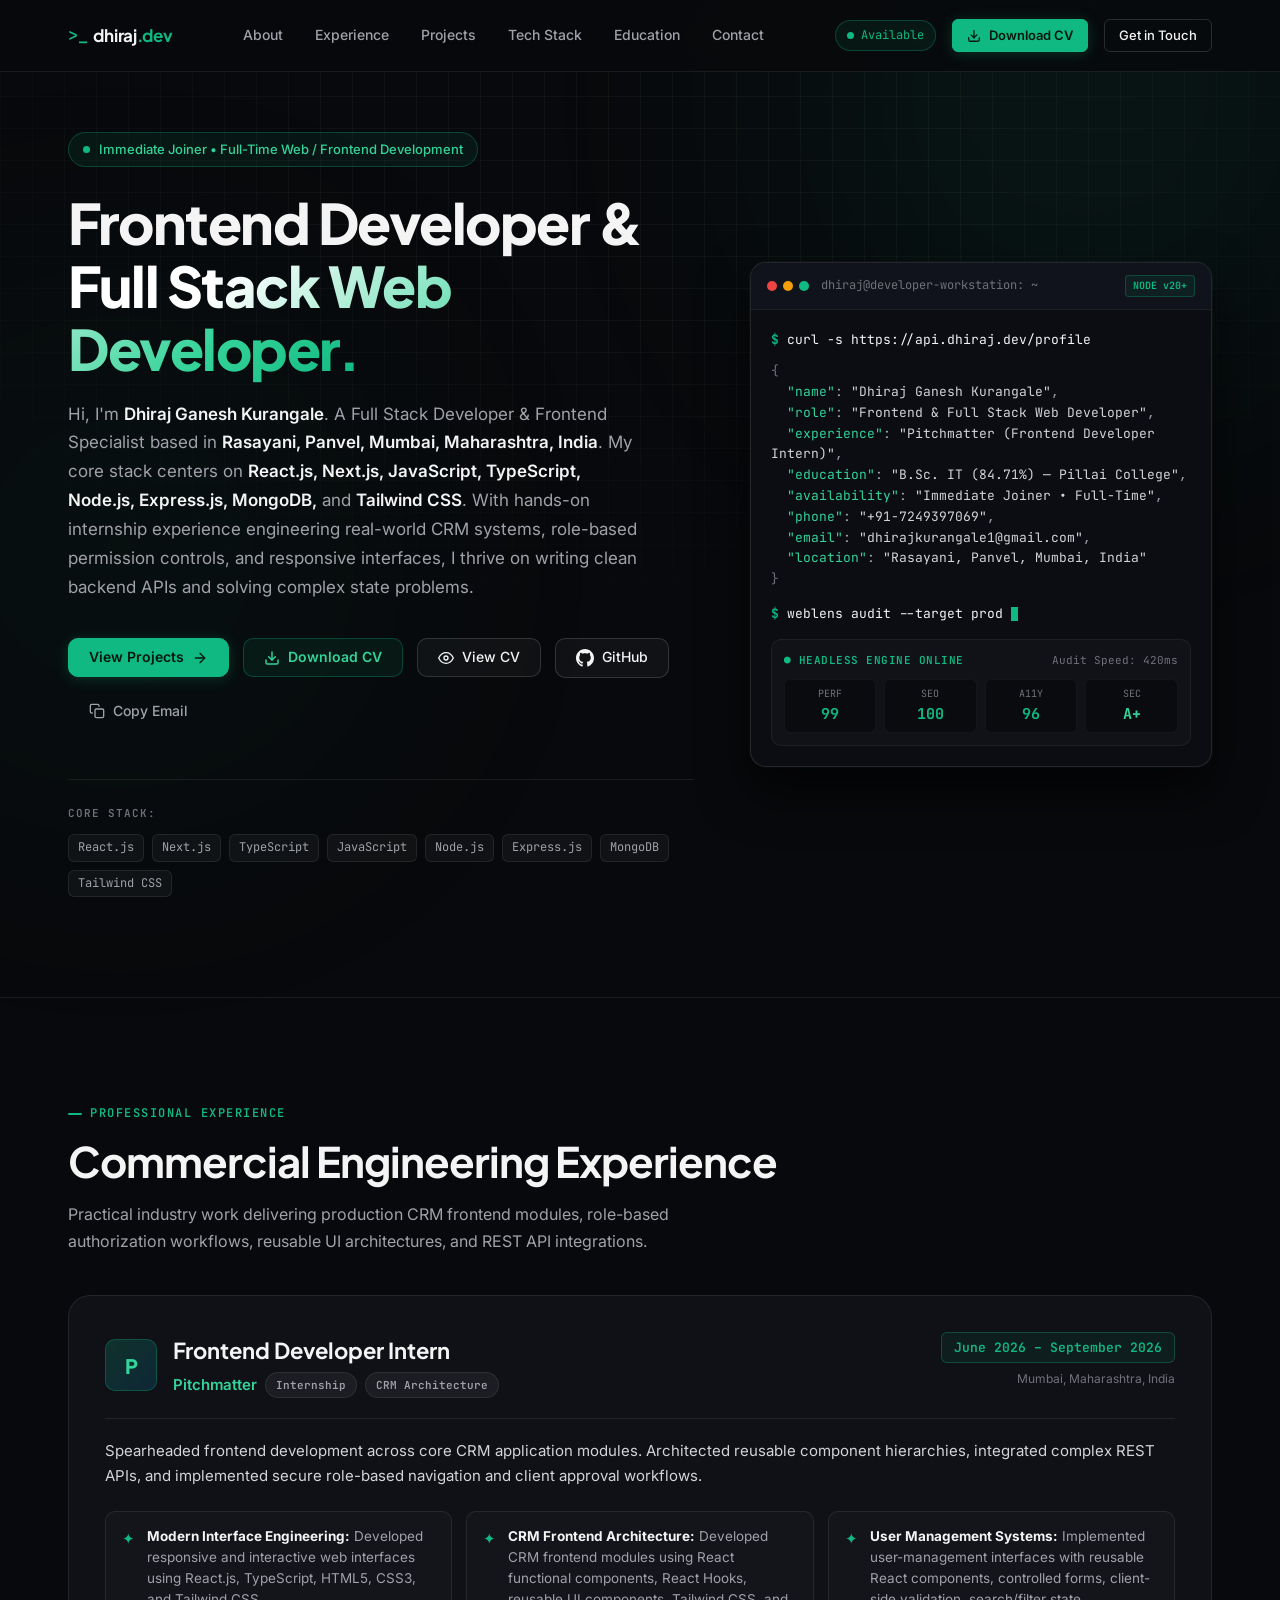
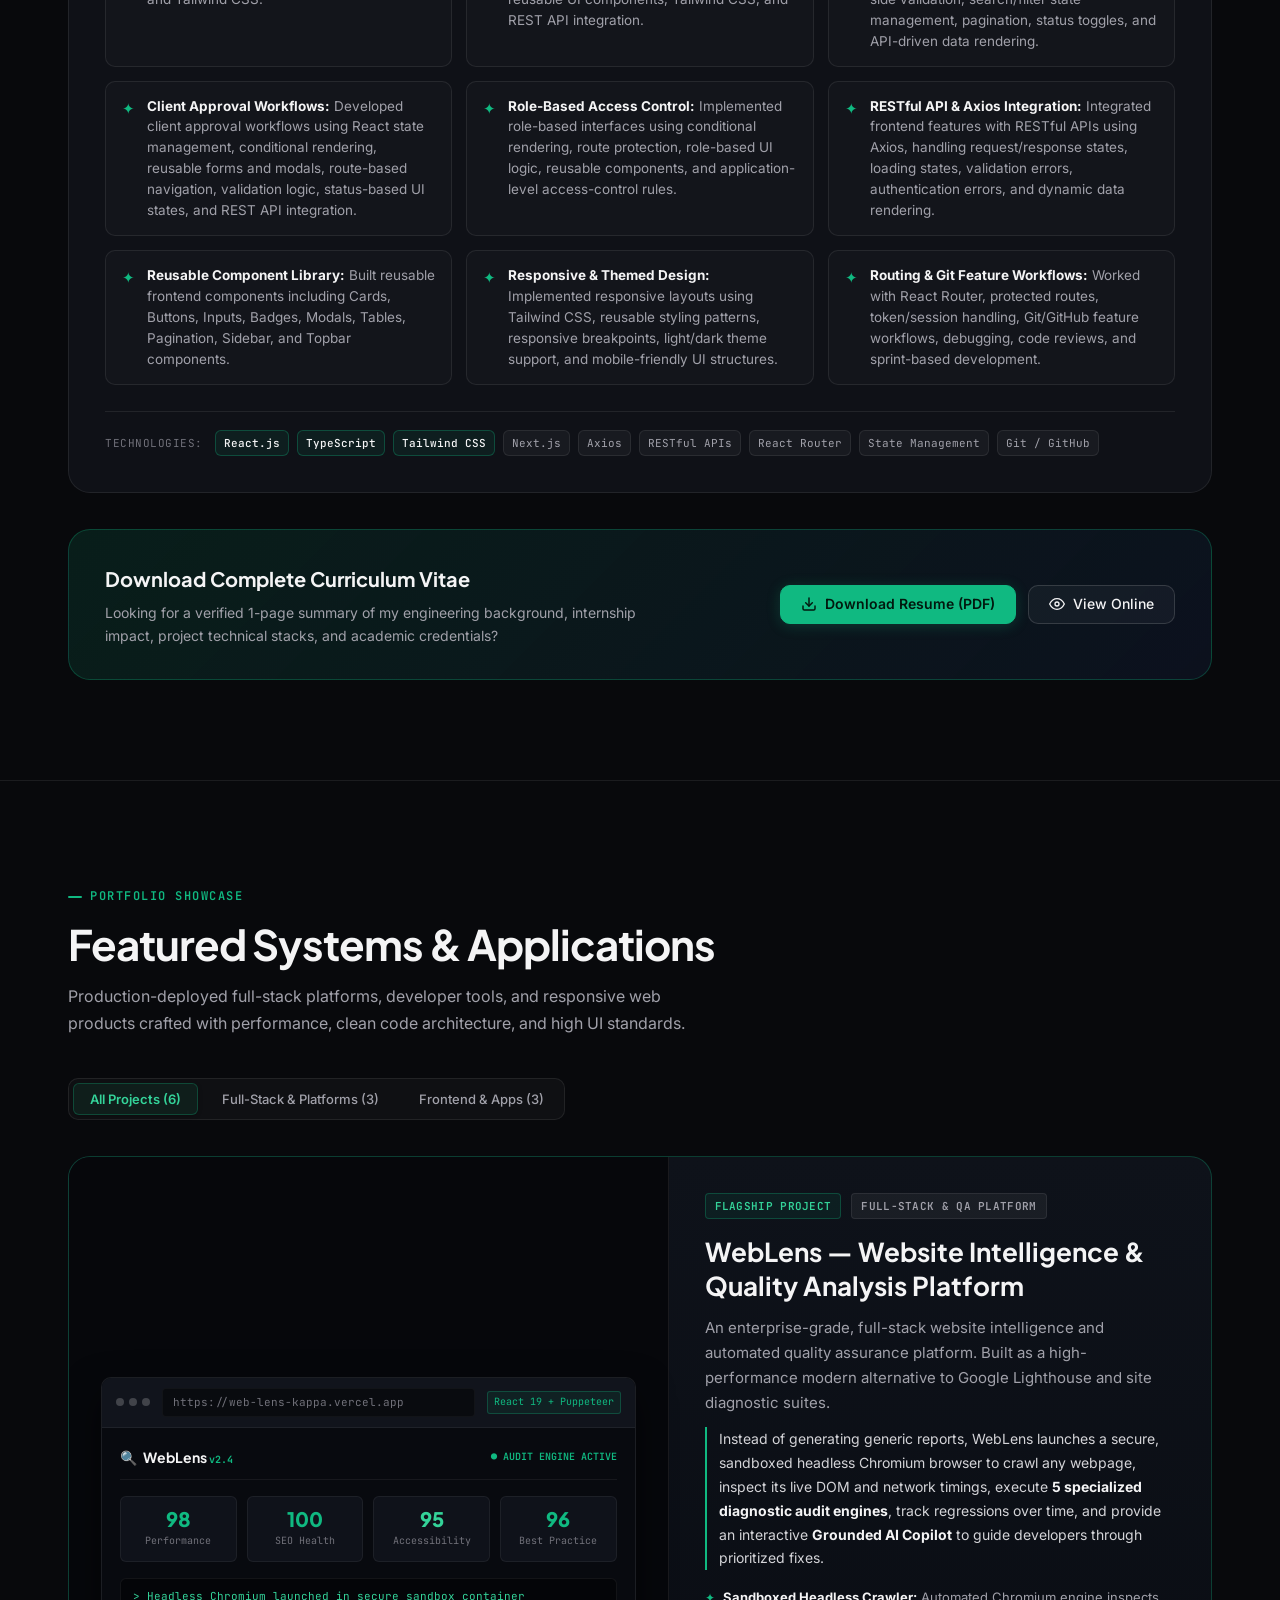
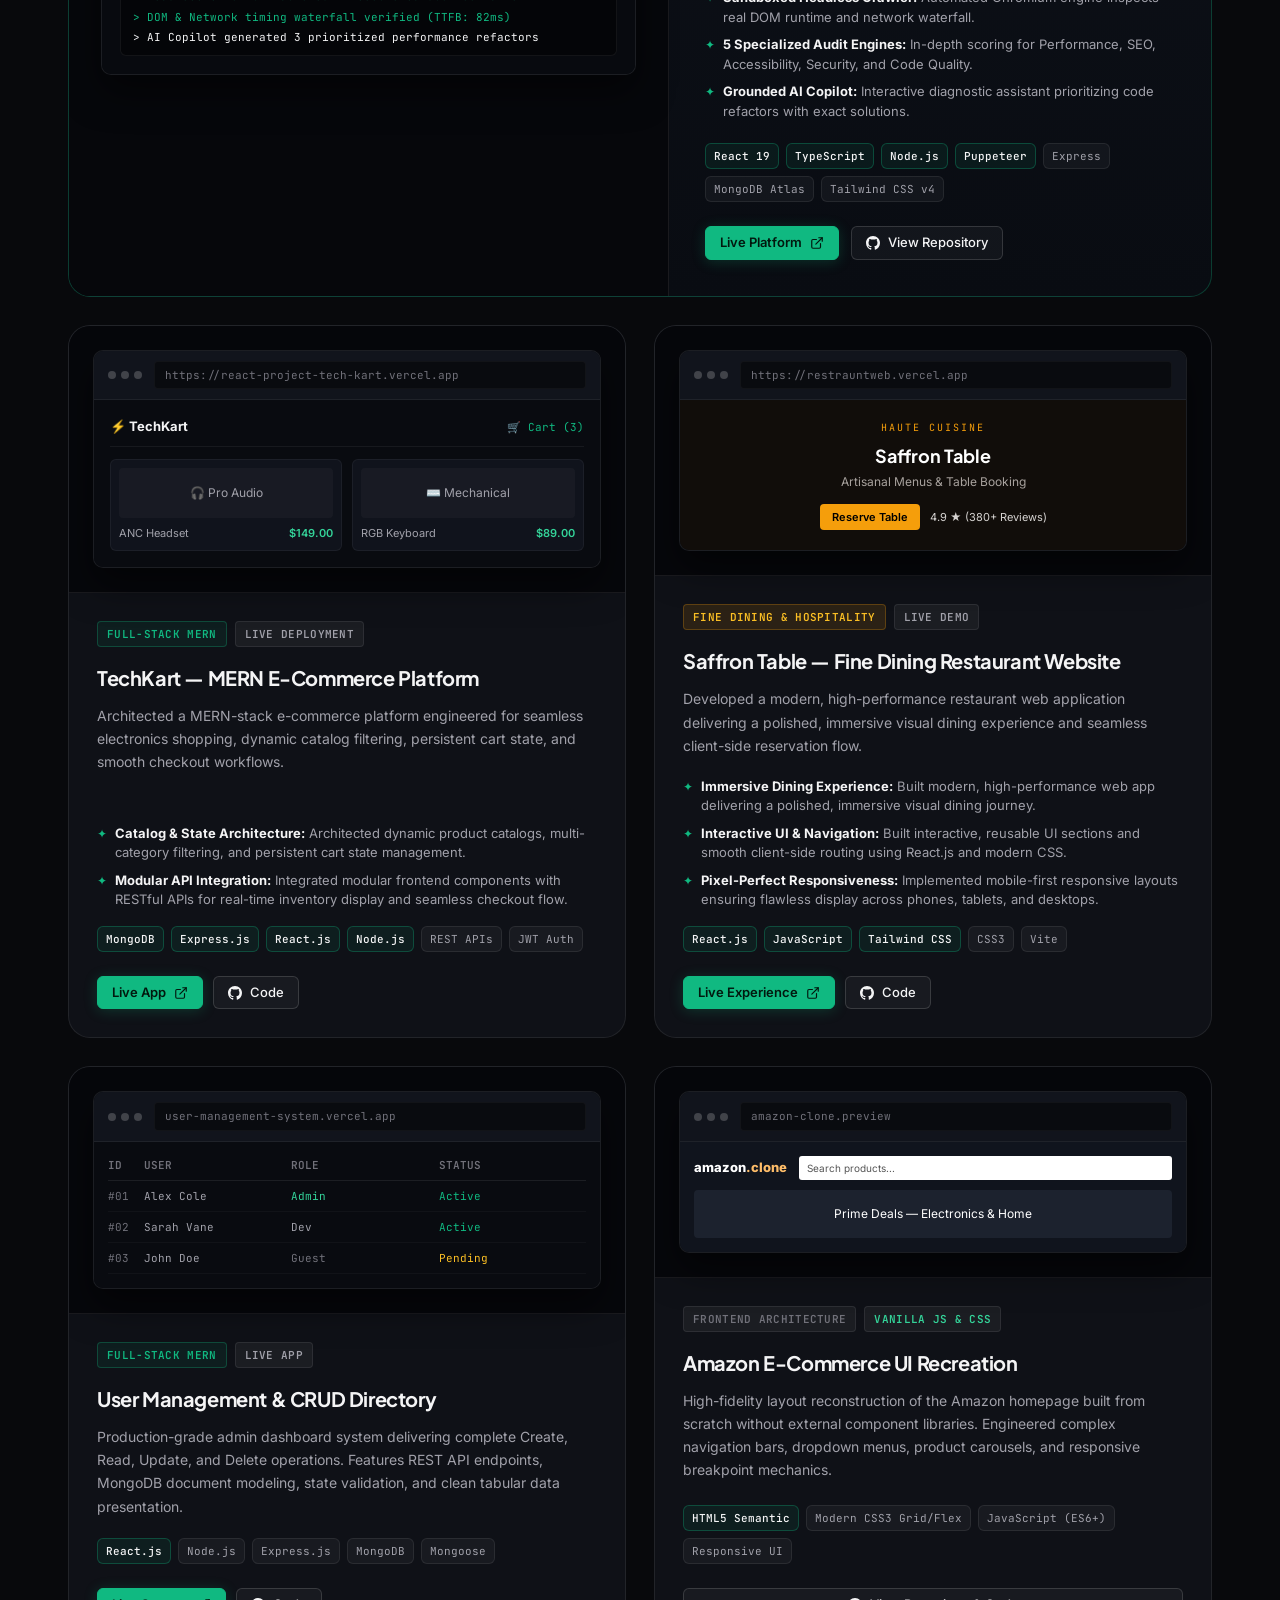
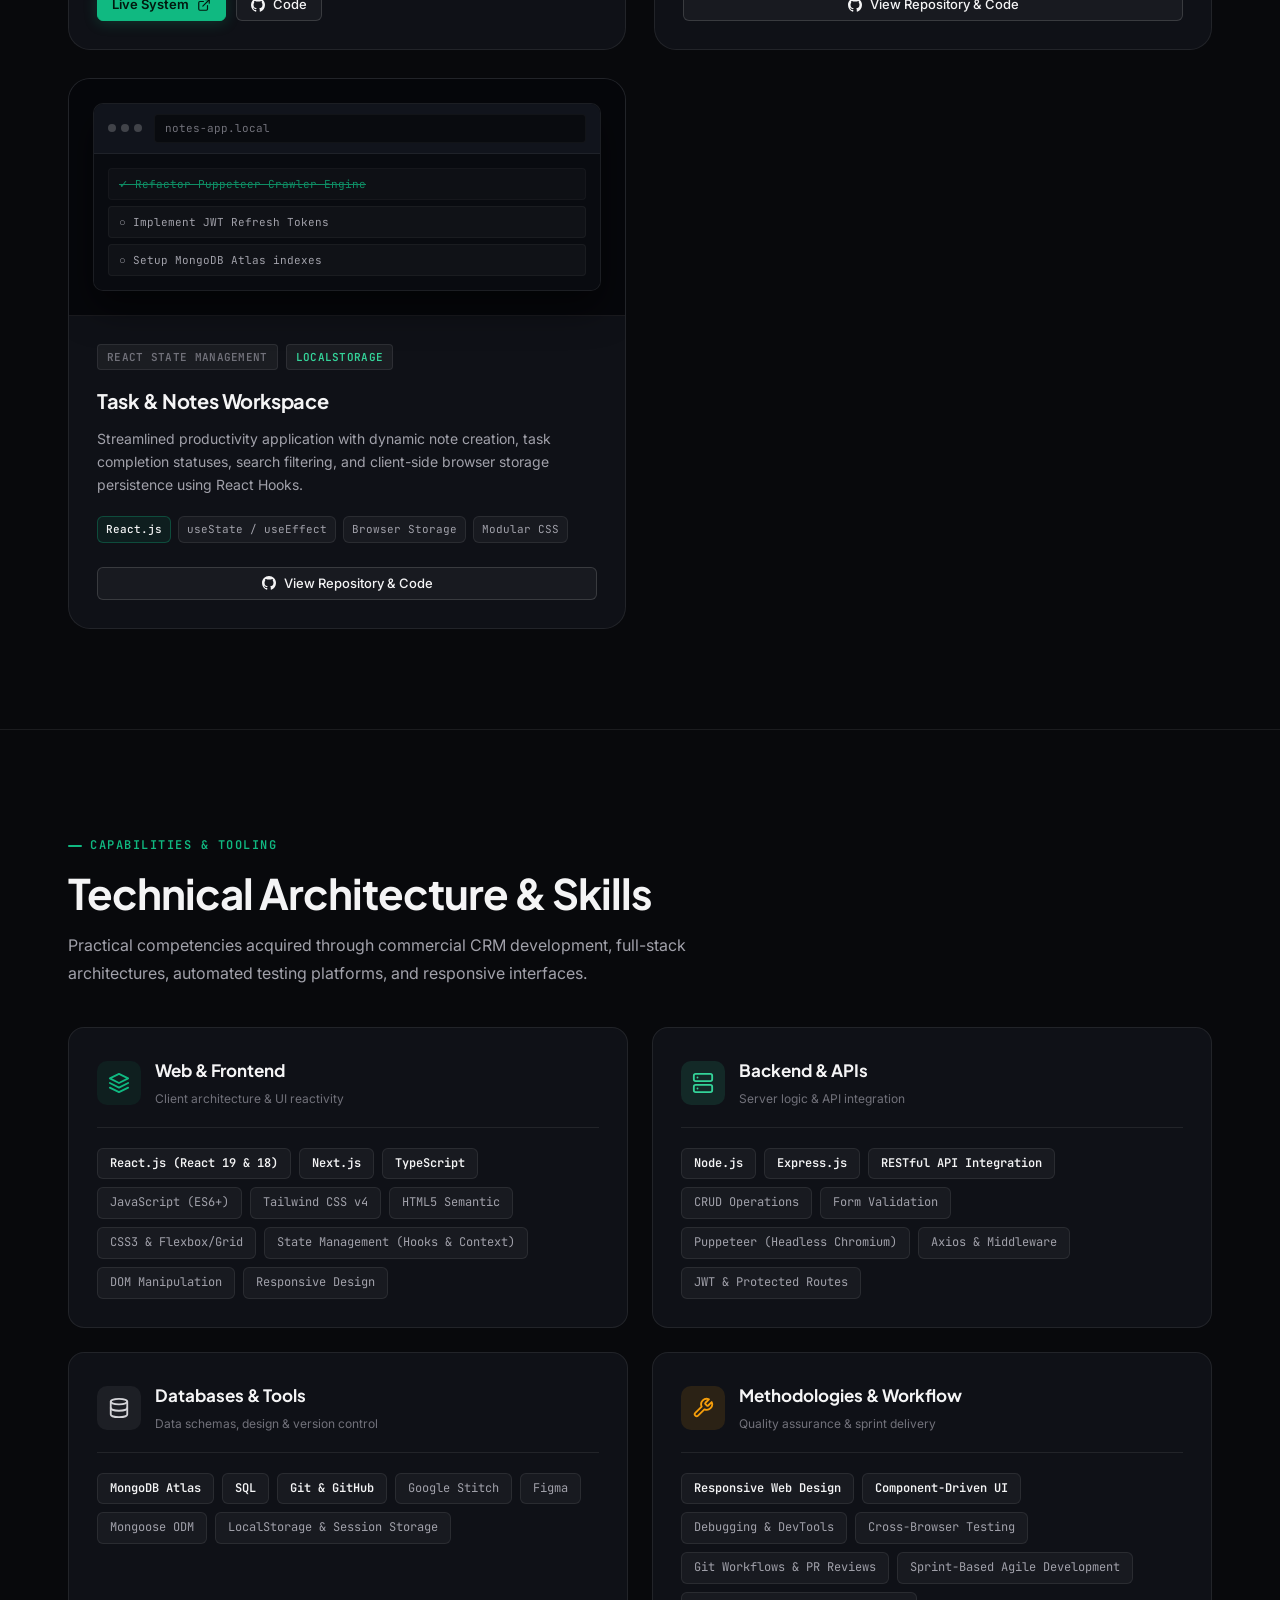
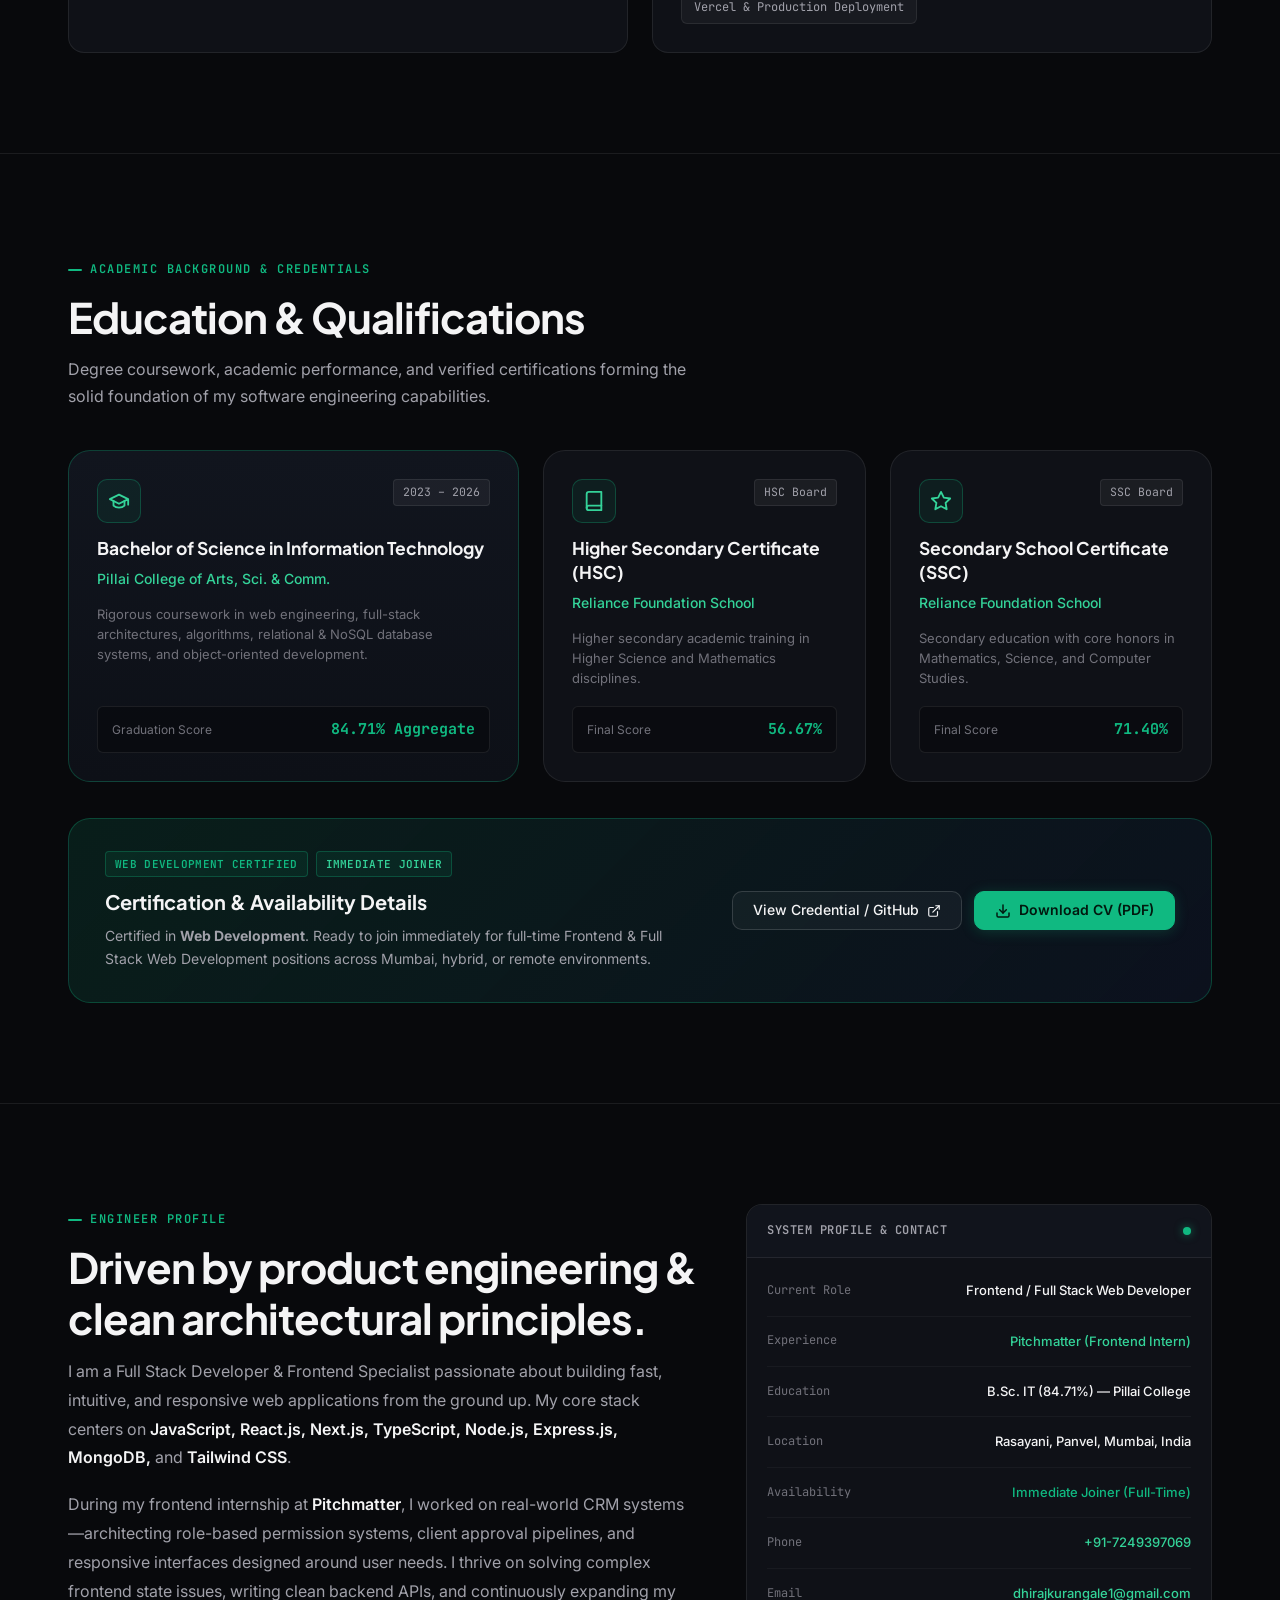
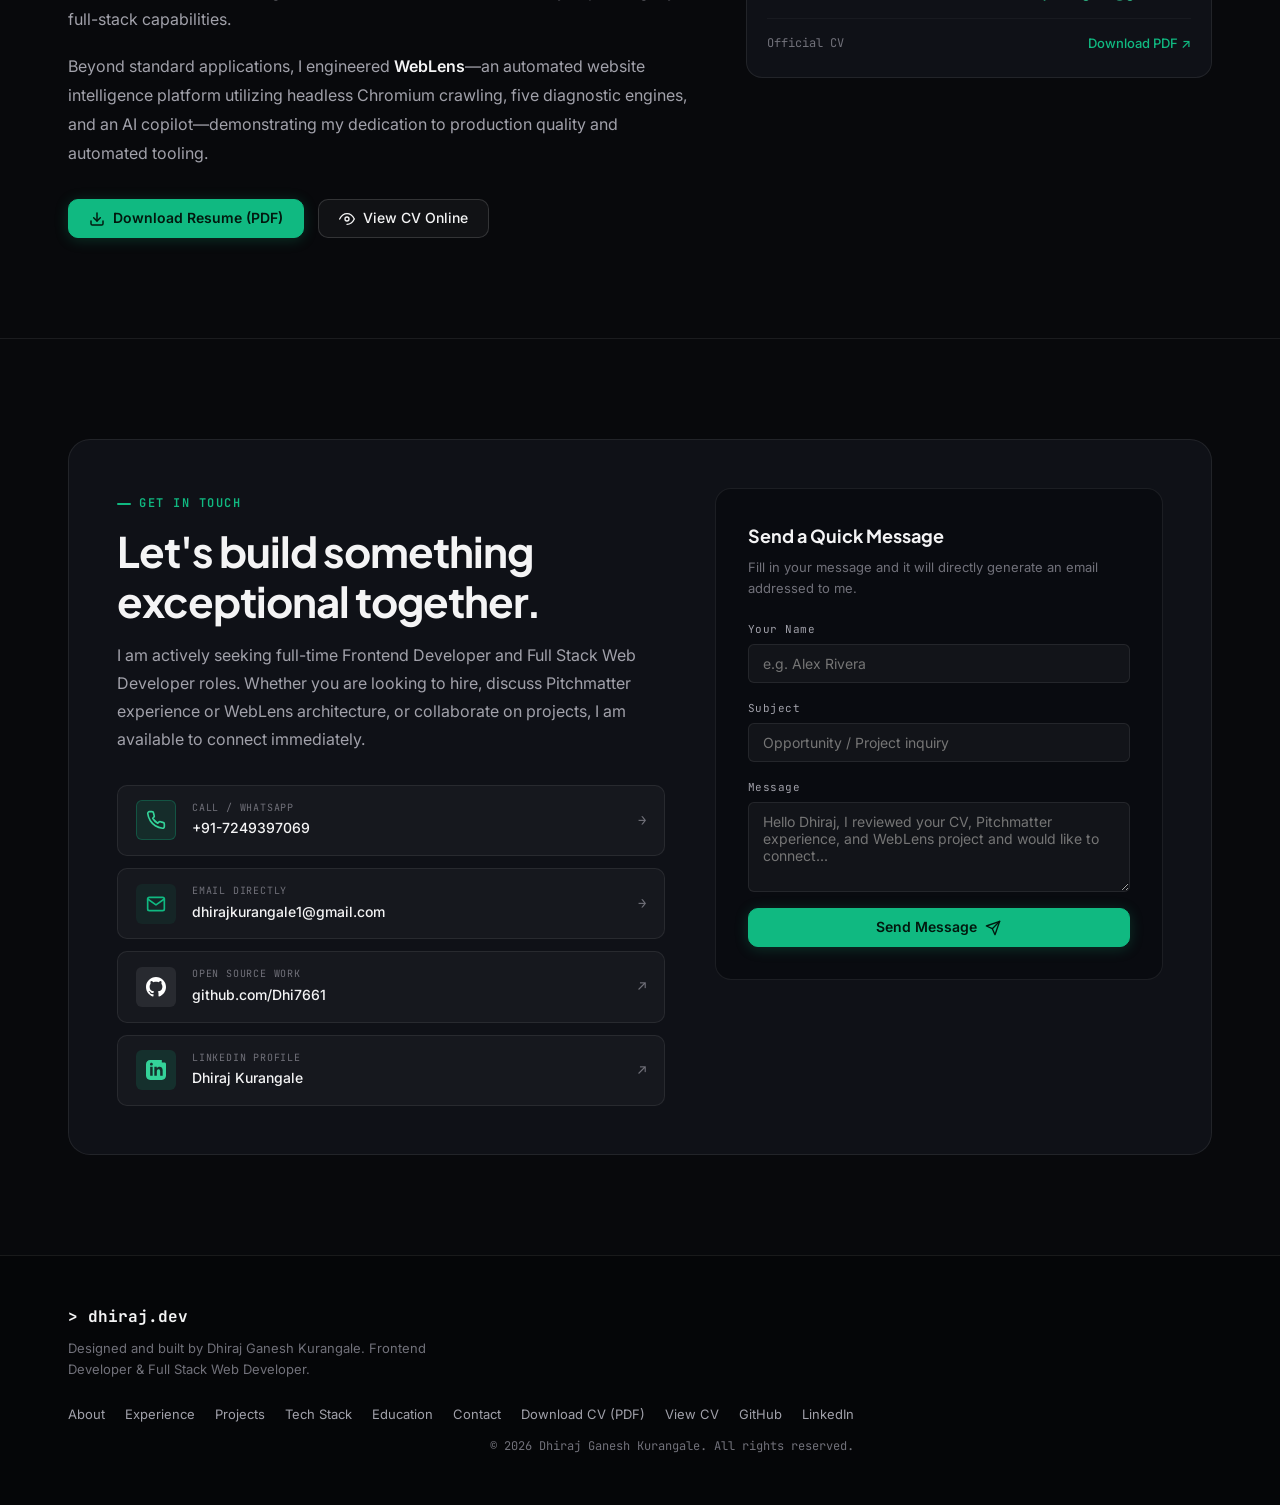
<file: index.html>
<!DOCTYPE html>
<html lang="en">
<head>
  <meta charset="UTF-8" />
  <meta name="viewport" content="width=device-width, initial-scale=1.0" />
  <title>Dhiraj Kurangale — Full-Stack Engineer &amp; Frontend Specialist</title>
  <meta name="description" content="Portfolio of Dhiraj Kurangale — Full-Stack Engineer specializing in React 19, TypeScript, Node.js, Express, Puppeteer, and MERN stack systems. Creator of WebLens and TechKart." />
  <meta name="keywords" content="Dhiraj Kurangale, Full-Stack Developer, Frontend Developer, WebLens, TechKart, React 19, TypeScript, Node.js, MERN Stack, Software Engineer" />
  <meta name="author" content="Dhiraj Kurangale" />

  <!-- Open Graph / Meta -->
  <meta property="og:type" content="website" />
  <meta property="og:title" content="Dhiraj Kurangale — Full-Stack Engineer" />
  <meta property="og:description" content="Building production-grade web platforms, automated developer tooling, and modern full-stack architectures." />
  <meta property="og:url" content="https://github.com/Dhi7661/Portfolio" />

  <!-- Fonts -->
  <link rel="preconnect" href="https://fonts.googleapis.com" />
  <link rel="preconnect" href="https://fonts.gstatic.com" crossorigin />
  <link href="https://fonts.googleapis.com/css2?family=Inter:wght@300;400;500;600;700&family=JetBrains+Mono:wght@400;500;600&family=Plus+Jakarta+Sans:wght@500;600;700;800&display=swap" rel="stylesheet" />

  <!-- Stylesheet -->
  <link rel="stylesheet" href="styles.css" />
</head>
<body>

  <!-- Background Canvas Grid -->
  <div class="tech-grid-bg" aria-hidden="true"></div>
  <div class="glow-radial glow-emerald" aria-hidden="true"></div>
  <div class="glow-radial glow-emerald-secondary" aria-hidden="true"></div>

  <!-- Header / Navigation -->
  <header class="site-header" id="site-header">
    <div class="nav-container">
      <a href="#hero" class="brand-logo" aria-label="Dhiraj Kurangale Home">
        <span class="logo-terminal-symbol">&gt;_</span>
        <span class="logo-name">dhiraj<span class="logo-dot">.dev</span></span>
      </a>

      <!-- Desktop Nav -->
      <nav class="desktop-nav" aria-label="Main Navigation">
        <ul class="nav-menu">
          <li><a href="#about" class="nav-item">About</a></li>
          <li><a href="#experience" class="nav-item">Experience</a></li>
          <li><a href="#projects" class="nav-item">Projects</a></li>
          <li><a href="#skills" class="nav-item">Tech Stack</a></li>
          <li><a href="#education" class="nav-item">Education</a></li>
          <li><a href="#contact" class="nav-item">Contact</a></li>
        </ul>
      </nav>

      <!-- Nav CTA & Status -->
      <div class="nav-actions">
        <div class="status-indicator-mini" title="Available for hire">
          <span class="pulse-dot"></span>
          <span class="status-text">Available</span>
        </div>
        <a href="Dhiraj_Kurangale_Resume.pdf" download="Dhiraj_Kurangale_Resume.pdf" class="btn btn-primary btn-sm download-cv-btn" title="Download Dhiraj's Resume (PDF)">
          <svg width="14" height="14" viewBox="0 0 24 24" fill="none" stroke="currentColor" stroke-width="2.2" stroke-linecap="round" stroke-linejoin="round">
            <path d="M21 15v4a2 2 0 0 1-2 2H5a2 2 0 0 1-2-2v-4"></path>
            <polyline points="7 10 12 15 17 10"></polyline>
            <line x1="12" y1="15" x2="12" y2="3"></line>
          </svg>
          <span>Download CV</span>
        </a>
        <a href="#contact" class="btn btn-outline btn-sm">Get in Touch</a>
        <button class="mobile-toggle" id="mobileToggle" aria-label="Toggle navigation menu" aria-expanded="false">
          <svg class="menu-icon" width="22" height="22" viewBox="0 0 24 24" fill="none" stroke="currentColor" stroke-width="2" stroke-linecap="round" stroke-linejoin="round">
            <line x1="3" y1="12" x2="21" y2="12"></line>
            <line x1="3" y1="6" x2="21" y2="6"></line>
            <line x1="3" y1="18" x2="21" y2="18"></line>
          </svg>
          <svg class="close-icon" width="22" height="22" viewBox="0 0 24 24" fill="none" stroke="currentColor" stroke-width="2" stroke-linecap="round" stroke-linejoin="round">
            <line x1="18" y1="6" x2="6" y2="18"></line>
            <line x1="6" y1="6" x2="18" y2="18"></line>
          </svg>
        </button>
      </div>
    </div>

    <!-- Mobile Navigation Drawer -->
    <div class="mobile-drawer" id="mobileDrawer">
      <ul class="mobile-nav-links">
        <li><a href="#about" class="mobile-nav-item">About</a></li>
        <li><a href="#experience" class="mobile-nav-item">Experience</a></li>
        <li><a href="#projects" class="mobile-nav-item">Projects</a></li>
        <li><a href="#skills" class="mobile-nav-item">Tech Stack</a></li>
        <li><a href="#education" class="mobile-nav-item">Education</a></li>
        <li><a href="#contact" class="mobile-nav-item">Contact</a></li>
        <li>
          <a href="Dhiraj_Kurangale_Resume.pdf" download="Dhiraj_Kurangale_Resume.pdf" class="btn btn-primary w-full download-cv-btn">
            <svg width="15" height="15" viewBox="0 0 24 24" fill="none" stroke="currentColor" stroke-width="2.2" stroke-linecap="round" stroke-linejoin="round">
              <path d="M21 15v4a2 2 0 0 1-2 2H5a2 2 0 0 1-2-2v-4"></path>
              <polyline points="7 10 12 15 17 10"></polyline>
              <line x1="12" y1="15" x2="12" y2="3"></line>
            </svg>
            <span>Download Resume (PDF)</span>
          </a>
        </li>
        <li><button class="btn btn-secondary w-full preview-cv-btn" id="mobilePreviewCvBtn">View CV in Browser</button></li>
        <li><a href="mailto:dhirajkurangale1@gmail.com" class="btn btn-outline w-full">dhirajkurangale1@gmail.com</a></li>
      </ul>
    </div>
  </header>

  <main>
    <!-- HERO SECTION -->
    <section id="hero" class="hero-section">
      <div class="section-container hero-layout">
        <div class="hero-content">
          <div class="status-badge fade-in">
            <span class="pulse-dot"></span>
            <span class="badge-text">Immediate Joiner • Full-Time Web / Frontend Development</span>
          </div>

          <h1 class="hero-title fade-in">
            Frontend Developer &amp; <span class="text-gradient">Full Stack Web Developer.</span>
          </h1>

          <p class="hero-bio fade-in">
            Hi, I'm <strong>Dhiraj Ganesh Kurangale</strong>. A Full Stack Developer &amp; Frontend Specialist based in <strong>Rasayani, Panvel, Mumbai, Maharashtra, India</strong>. My core stack centers on <strong>React.js, Next.js, JavaScript, TypeScript, Node.js, Express.js, MongoDB,</strong> and <strong>Tailwind CSS</strong>. With hands-on internship experience engineering real-world CRM systems, role-based permission controls, and responsive interfaces, I thrive on writing clean backend APIs and solving complex state problems.
          </p>

          <div class="hero-actions fade-in">
            <a href="#projects" class="btn btn-primary">
              <span>View Projects</span>
              <svg width="16" height="16" viewBox="0 0 24 24" fill="none" stroke="currentColor" stroke-width="2" stroke-linecap="round" stroke-linejoin="round">
                <line x1="5" y1="12" x2="19" y2="12"></line>
                <polyline points="12 5 19 12 12 19"></polyline>
              </svg>
            </a>
            <a href="Dhiraj_Kurangale_Resume.pdf" download="Dhiraj_Kurangale_Resume.pdf" class="btn btn-emerald-outline download-cv-btn" id="heroDownloadCvBtn" title="Download Official Resume (PDF)">
              <svg width="16" height="16" viewBox="0 0 24 24" fill="none" stroke="currentColor" stroke-width="2.2" stroke-linecap="round" stroke-linejoin="round">
                <path d="M21 15v4a2 2 0 0 1-2 2H5a2 2 0 0 1-2-2v-4"></path>
                <polyline points="7 10 12 15 17 10"></polyline>
                <line x1="12" y1="15" x2="12" y2="3"></line>
              </svg>
              <span>Download CV</span>
            </a>
            <button class="btn btn-secondary preview-cv-btn" id="heroPreviewCvBtn" title="Preview Resume in Modal">
              <svg width="16" height="16" viewBox="0 0 24 24" fill="none" stroke="currentColor" stroke-width="2" stroke-linecap="round" stroke-linejoin="round">
                <path d="M1 12s4-8 11-8 11 8 11 8-4 8-11 8-11-8-11-8z"></path>
                <circle cx="12" cy="12" r="3"></circle>
              </svg>
              <span>View CV</span>
            </button>
            <a href="https://github.com/Dhi7661" target="_blank" rel="noopener noreferrer" class="btn btn-secondary">
              <svg width="18" height="18" viewBox="0 0 24 24" fill="currentColor">
                <path d="M12 0c-6.626 0-12 5.373-12 12 0 5.302 3.438 9.8 8.207 11.387.599.111.793-.261.793-.577v-2.234c-3.338.726-4.033-1.416-4.033-1.416-.546-1.387-1.333-1.756-1.333-1.756-1.089-.745.083-.729.083-.729 1.205.084 1.839 1.237 1.839 1.237 1.07 1.834 2.807 1.304 3.492.997.107-.775.418-1.305.762-1.604-2.665-.305-5.467-1.334-5.467-5.931 0-1.311.469-2.381 1.236-3.221-.124-.303-.535-1.524.117-3.176 0 0 1.008-.322 3.301 1.23.957-.266 1.983-.399 3.003-.404 1.02.005 2.047.138 3.006.404 2.291-1.552 3.297-1.23 3.297-1.23.653 1.653.242 2.874.118 3.176.77.84 1.235 1.911 1.235 3.221 0 4.609-2.807 5.624-5.479 5.921.43.372.823 1.102.823 2.222v3.293c0 .319.192.694.801.576 4.765-1.589 8.199-6.086 8.199-11.386 0-6.627-5.373-12-12-12z"/>
              </svg>
              <span>GitHub</span>
            </a>
            <button class="btn btn-ghost copy-email-btn" data-email="dhirajkurangale1@gmail.com" aria-label="Copy email address to clipboard">
              <svg class="copy-icon" width="16" height="16" viewBox="0 0 24 24" fill="none" stroke="currentColor" stroke-width="2" stroke-linecap="round" stroke-linejoin="round">
                <rect x="9" y="9" width="13" height="13" rx="2" ry="2"></rect>
                <path d="M5 15H4a2 2 0 0 1-2-2V4a2 2 0 0 1 2-2h9a2 2 0 0 1 2 2v1"></path>
              </svg>
              <span class="btn-copy-label">Copy Email</span>
            </button>
          </div>

          <div class="hero-tech-strip fade-in">
            <span class="strip-label">CORE STACK:</span>
            <div class="strip-tags">
              <span class="strip-tag">React.js</span>
              <span class="strip-tag">Next.js</span>
              <span class="strip-tag">TypeScript</span>
              <span class="strip-tag">JavaScript</span>
              <span class="strip-tag">Node.js</span>
              <span class="strip-tag">Express.js</span>
              <span class="strip-tag">MongoDB</span>
              <span class="strip-tag">Tailwind CSS</span>
            </div>
          </div>
        </div>

        <!-- Hero Terminal Card -->
        <div class="hero-terminal fade-in">
          <div class="terminal-window">
            <div class="terminal-bar">
              <div class="terminal-dots">
                <span class="t-dot t-red"></span>
                <span class="t-dot t-yellow"></span>
                <span class="t-dot t-green"></span>
              </div>
              <div class="terminal-title">dhiraj@developer-workstation: ~</div>
              <div class="terminal-badge">NODE v20+</div>
            </div>
            <div class="terminal-body font-mono">
              <div class="term-line">
                <span class="term-prompt">$</span>
                <span class="term-cmd">curl -s https://api.dhiraj.dev/profile</span>
              </div>
              <div class="term-output">
                <span class="json-brace">{</span><br/>
                &nbsp;&nbsp;<span class="json-key">"name"</span>: <span class="json-str">"Dhiraj Ganesh Kurangale"</span>,<br/>
                &nbsp;&nbsp;<span class="json-key">"role"</span>: <span class="json-str">"Frontend &amp; Full Stack Web Developer"</span>,<br/>
                &nbsp;&nbsp;<span class="json-key">"experience"</span>: <span class="json-str">"Pitchmatter (Frontend Developer Intern)"</span>,<br/>
                &nbsp;&nbsp;<span class="json-key">"education"</span>: <span class="json-str">"B.Sc. IT (84.71%) — Pillai College"</span>,<br/>
                &nbsp;&nbsp;<span class="json-key">"availability"</span>: <span class="json-str">"Immediate Joiner • Full-Time"</span>,<br/>
                &nbsp;&nbsp;<span class="json-key">"phone"</span>: <span class="json-str">"+91-7249397069"</span>,<br/>
                &nbsp;&nbsp;<span class="json-key">"email"</span>: <span class="json-str">"dhirajkurangale1@gmail.com"</span>,<br/>
                &nbsp;&nbsp;<span class="json-key">"location"</span>: <span class="json-str">"Rasayani, Panvel, Mumbai, India"</span><br/>
                <span class="json-brace">}</span>
              </div>
              <div class="term-line mt-2">
                <span class="term-prompt">$</span>
                <span class="term-cmd">weblens audit --target prod</span>
                <span class="term-cursor"></span>
              </div>
              <div class="term-status-box">
                <div class="ts-row">
                  <span class="ts-pill ts-success">● HEADLESS ENGINE ONLINE</span>
                  <span class="ts-time">Audit Speed: 420ms</span>
                </div>
                <div class="ts-metrics">
                  <div class="ts-metric"><span>PERF</span><strong class="text-emerald">99</strong></div>
                  <div class="ts-metric"><span>SEO</span><strong class="text-emerald">100</strong></div>
                  <div class="ts-metric"><span>A11Y</span><strong class="text-emerald">96</strong></div>
                  <div class="ts-metric"><span>SEC</span><strong class="text-cyan">A+</strong></div>
                </div>
              </div>
            </div>
          </div>
        </div>
      </div>
    </section>

    <!-- PROFESSIONAL EXPERIENCE SECTION -->
    <section id="experience" class="experience-section">
      <div class="section-container">
        <div class="section-header">
          <div class="section-eyebrow">
            <span class="eyebrow-dash"></span>
            <span>PROFESSIONAL EXPERIENCE</span>
          </div>
          <h2 class="section-heading">Commercial Engineering Experience</h2>
          <p class="section-subheading">
            Practical industry work delivering production CRM frontend modules, role-based authorization workflows, reusable UI architectures, and REST API integrations.
          </p>
        </div>

        <div class="experience-card">
          <div class="exp-card-header">
            <div class="exp-company-block">
              <div class="exp-company-icon">P</div>
              <div>
                <h3 class="exp-role-title">Frontend Developer Intern</h3>
                <div class="exp-company-name">
                  <span>Pitchmatter</span>
                  <span class="exp-badge-pill">Internship</span>
                  <span class="exp-badge-pill">CRM Architecture</span>
                </div>
              </div>
            </div>

            <div class="exp-meta-right">
              <span class="exp-date-badge">June 2026 – September 2026</span>
              <span class="exp-location-tag">Mumbai, Maharashtra, India</span>
            </div>
          </div>

          <p class="exp-summary-lead">
            Spearheaded frontend development across core CRM application modules. Architected reusable component hierarchies, integrated complex REST APIs, and implemented secure role-based navigation and client approval workflows.
          </p>

          <div class="exp-bullets-grid">
            <div class="exp-bullet-card">
              <span class="exp-bullet-icon">✦</span>
              <div class="exp-bullet-text">
                <strong>Modern Interface Engineering:</strong> Developed responsive and interactive web interfaces using React.js, TypeScript, HTML5, CSS3, and Tailwind CSS.
              </div>
            </div>

            <div class="exp-bullet-card">
              <span class="exp-bullet-icon">✦</span>
              <div class="exp-bullet-text">
                <strong>CRM Frontend Architecture:</strong> Developed CRM frontend modules using React functional components, React Hooks, reusable UI components, Tailwind CSS, and REST API integration.
              </div>
            </div>

            <div class="exp-bullet-card">
              <span class="exp-bullet-icon">✦</span>
              <div class="exp-bullet-text">
                <strong>User Management Systems:</strong> Implemented user-management interfaces with reusable React components, controlled forms, client-side validation, search/filter state management, pagination, status toggles, and API-driven data rendering.
              </div>
            </div>

            <div class="exp-bullet-card">
              <span class="exp-bullet-icon">✦</span>
              <div class="exp-bullet-text">
                <strong>Client Approval Workflows:</strong> Developed client approval workflows using React state management, conditional rendering, reusable forms and modals, route-based navigation, validation logic, status-based UI states, and REST API integration.
              </div>
            </div>

            <div class="exp-bullet-card">
              <span class="exp-bullet-icon">✦</span>
              <div class="exp-bullet-text">
                <strong>Role-Based Access Control:</strong> Implemented role-based interfaces using conditional rendering, route protection, role-based UI logic, reusable components, and application-level access-control rules.
              </div>
            </div>

            <div class="exp-bullet-card">
              <span class="exp-bullet-icon">✦</span>
              <div class="exp-bullet-text">
                <strong>RESTful API &amp; Axios Integration:</strong> Integrated frontend features with RESTful APIs using Axios, handling request/response states, loading states, validation errors, authentication errors, and dynamic data rendering.
              </div>
            </div>

            <div class="exp-bullet-card">
              <span class="exp-bullet-icon">✦</span>
              <div class="exp-bullet-text">
                <strong>Reusable Component Library:</strong> Built reusable frontend components including Cards, Buttons, Inputs, Badges, Modals, Tables, Pagination, Sidebar, and Topbar components.
              </div>
            </div>

            <div class="exp-bullet-card">
              <span class="exp-bullet-icon">✦</span>
              <div class="exp-bullet-text">
                <strong>Responsive &amp; Themed Design:</strong> Implemented responsive layouts using Tailwind CSS, reusable styling patterns, responsive breakpoints, light/dark theme support, and mobile-friendly UI structures.
              </div>
            </div>

            <div class="exp-bullet-card">
              <span class="exp-bullet-icon">✦</span>
              <div class="exp-bullet-text">
                <strong>Routing &amp; Git Feature Workflows:</strong> Worked with React Router, protected routes, token/session handling, Git/GitHub feature workflows, debugging, code reviews, and sprint-based development.
              </div>
            </div>
          </div>

          <div class="exp-tech-strip">
            <span class="exp-tech-label">Technologies:</span>
            <span class="tech-tag highlight">React.js</span>
            <span class="tech-tag highlight">TypeScript</span>
            <span class="tech-tag highlight">Tailwind CSS</span>
            <span class="tech-tag">Next.js</span>
            <span class="tech-tag">Axios</span>
            <span class="tech-tag">RESTful APIs</span>
            <span class="tech-tag">React Router</span>
            <span class="tech-tag">State Management</span>
            <span class="tech-tag">Git / GitHub</span>
          </div>
        </div>

        <!-- Download CV Callout Banner -->
        <div class="cv-download-banner">
          <div class="cv-banner-info">
            <h3>Download Complete Curriculum Vitae</h3>
            <p>
              Looking for a verified 1-page summary of my engineering background, internship impact, project technical stacks, and academic credentials?
            </p>
          </div>
          <div class="cv-banner-actions">
            <a href="Dhiraj_Kurangale_Resume.pdf" download="Dhiraj_Kurangale_Resume.pdf" class="btn btn-primary download-cv-btn">
              <svg width="16" height="16" viewBox="0 0 24 24" fill="none" stroke="currentColor" stroke-width="2.2" stroke-linecap="round" stroke-linejoin="round">
                <path d="M21 15v4a2 2 0 0 1-2 2H5a2 2 0 0 1-2-2v-4"></path>
                <polyline points="7 10 12 15 17 10"></polyline>
                <line x1="12" y1="15" x2="12" y2="3"></line>
              </svg>
              <span>Download Resume (PDF)</span>
            </a>
            <button class="btn btn-secondary preview-cv-btn">
              <svg width="16" height="16" viewBox="0 0 24 24" fill="none" stroke="currentColor" stroke-width="2" stroke-linecap="round" stroke-linejoin="round">
                <path d="M1 12s4-8 11-8 11 8 11 8-4 8-11 8-11-8-11-8z"></path>
                <circle cx="12" cy="12" r="3"></circle>
              </svg>
              <span>View Online</span>
            </button>
          </div>
        </div>
      </div>
    </section>

    <!-- FEATURED PROJECTS SHOWCASE -->
    <section id="projects" class="projects-section">
      <div class="section-container">
        <div class="section-header">
          <div class="section-eyebrow">
            <span class="eyebrow-dash"></span>
            <span>PORTFOLIO SHOWCASE</span>
          </div>
          <h2 class="section-heading">Featured Systems &amp; Applications</h2>
          <p class="section-subheading">
            Production-deployed full-stack platforms, developer tools, and responsive web products crafted with performance, clean code architecture, and high UI standards.
          </p>
        </div>

        <!-- Filter Controls -->
        <div class="project-filters" role="tablist" aria-label="Project Categories">
          <button class="filter-tab active" data-filter="all" role="tab" aria-selected="true">All Projects (6)</button>
          <button class="filter-tab" data-filter="fullstack" role="tab" aria-selected="false">Full-Stack &amp; Platforms (3)</button>
          <button class="filter-tab" data-filter="frontend" role="tab" aria-selected="false">Frontend &amp; Apps (3)</button>
        </div>

        <!-- Projects Grid -->
        <div class="projects-list">

          <!-- FLAGSHIP PROJECT 1: WEBLENS -->
          <article class="project-card flagship-card" data-category="fullstack">
            <div class="flagship-grid">
              <div class="project-preview-pane">
                <div class="mockup-frame">
                  <div class="mockup-header">
                    <div class="mockup-dots">
                      <span></span><span></span><span></span>
                    </div>
                    <div class="mockup-address-bar font-mono">https://web-lens-kappa.vercel.app</div>
                    <div class="mockup-badge">React 19 + Puppeteer</div>
                  </div>
                  <div class="mockup-screen screen-weblens">
                    <div class="weblens-mini-ui">
                      <div class="wl-top-bar">
                        <div class="wl-brand">
                          <span class="wl-logo-icon">🔍</span>
                          <span class="wl-logo-text">WebLens <span class="wl-tag">v2.4</span></span>
                        </div>
                        <span class="wl-status-live">● AUDIT ENGINE ACTIVE</span>
                      </div>
                      <div class="wl-hero-banner">
                        <div class="wl-score-ring ring-perf">
                          <div class="ring-val">98</div>
                          <div class="ring-lbl">Performance</div>
                        </div>
                        <div class="wl-score-ring ring-seo">
                          <div class="ring-val">100</div>
                          <div class="ring-lbl">SEO Health</div>
                        </div>
                        <div class="wl-score-ring ring-a11y">
                          <div class="ring-val">95</div>
                          <div class="ring-lbl">Accessibility</div>
                        </div>
                        <div class="wl-score-ring ring-sec">
                          <div class="ring-val">96</div>
                          <div class="ring-lbl">Best Practice</div>
                        </div>
                      </div>
                      <div class="wl-console-feed font-mono">
                        <div class="wl-feed-line text-cyan">&gt; Headless Chromium launched in secure sandbox container</div>
                        <div class="wl-feed-line text-emerald">&gt; DOM &amp; Network timing waterfall verified (TTFB: 82ms)</div>
                        <div class="wl-feed-line text-violet">&gt; AI Copilot generated 3 prioritized performance refactors</div>
                      </div>
                    </div>
                  </div>
                </div>
              </div>

              <div class="project-info-pane">
                <div class="project-badge-row">
                  <span class="badge badge-flagship">Flagship Project</span>
                  <span class="badge badge-category">Full-Stack &amp; QA Platform</span>
                </div>

                <h3 class="project-card-title">
                  <a href="https://web-lens-kappa.vercel.app/" target="_blank" rel="noopener noreferrer">
                    WebLens — Website Intelligence &amp; Quality Analysis Platform
                  </a>
                </h3>

                <p class="project-summary-text">
                  An enterprise-grade, full-stack website intelligence and automated quality assurance platform. Built as a high-performance modern alternative to Google Lighthouse and site diagnostic suites.
                </p>

                <p class="project-deep-desc">
                  Instead of generating generic reports, WebLens launches a secure, sandboxed headless Chromium browser to crawl any webpage, inspect its live DOM and network timings, execute <strong>5 specialized diagnostic audit engines</strong>, track regressions over time, and provide an interactive <strong>Grounded AI Copilot</strong> to guide developers through prioritized fixes.
                </p>

                <div class="project-feature-bullets">
                  <div class="feat-item">
                    <span class="feat-bullet">✦</span>
                    <span><strong>Sandboxed Headless Crawler:</strong> Automated Chromium engine inspects real DOM runtime and network waterfall.</span>
                  </div>
                  <div class="feat-item">
                    <span class="feat-bullet">✦</span>
                    <span><strong>5 Specialized Audit Engines:</strong> In-depth scoring for Performance, SEO, Accessibility, Security, and Code Quality.</span>
                  </div>
                  <div class="feat-item">
                    <span class="feat-bullet">✦</span>
                    <span><strong>Grounded AI Copilot:</strong> Interactive diagnostic assistant prioritizing code refactors with exact solutions.</span>
                  </div>
                </div>

                <div class="project-tech-tags">
                  <span class="tech-tag highlight">React 19</span>
                  <span class="tech-tag highlight">TypeScript</span>
                  <span class="tech-tag highlight">Node.js</span>
                  <span class="tech-tag highlight">Puppeteer</span>
                  <span class="tech-tag">Express</span>
                  <span class="tech-tag">MongoDB Atlas</span>
                  <span class="tech-tag">Tailwind CSS v4</span>
                </div>

                <div class="project-card-actions">
                  <a href="https://web-lens-kappa.vercel.app/" target="_blank" rel="noopener noreferrer" class="btn btn-primary btn-sm">
                    <span>Live Platform</span>
                    <svg width="14" height="14" viewBox="0 0 24 24" fill="none" stroke="currentColor" stroke-width="2" stroke-linecap="round" stroke-linejoin="round">
                      <path d="M18 13v6a2 2 0 0 1-2 2H5a2 2 0 0 1-2-2V8a2 2 0 0 1 2-2h6"></path>
                      <polyline points="15 3 21 3 21 9"></polyline>
                      <line x1="10" y1="14" x2="21" y2="3"></line>
                    </svg>
                  </a>
                  <a href="https://github.com/Dhi7661/WebLens" target="_blank" rel="noopener noreferrer" class="btn btn-secondary btn-sm">
                    <svg width="14" height="14" viewBox="0 0 24 24" fill="currentColor">
                      <path d="M12 0c-6.626 0-12 5.373-12 12 0 5.302 3.438 9.8 8.207 11.387.599.111.793-.261.793-.577v-2.234c-3.338.726-4.033-1.416-4.033-1.416-.546-1.387-1.333-1.756-1.333-1.756-1.089-.745.083-.729.083-.729 1.205.084 1.839 1.237 1.839 1.237 1.07 1.834 2.807 1.304 3.492.997.107-.775.418-1.305.762-1.604-2.665-.305-5.467-1.334-5.467-5.931 0-1.311.469-2.381 1.236-3.221-.124-.303-.535-1.524.117-3.176 0 0 1.008-.322 3.301 1.23.957-.266 1.983-.399 3.003-.404 1.02.005 2.047.138 3.006.404 2.291-1.552 3.297-1.23 3.297-1.23.653 1.653.242 2.874.118 3.176.77.84 1.235 1.911 1.235 3.221 0 4.609-2.807 5.624-5.479 5.921.43.372.823 1.102.823 2.222v3.293c0 .319.192.694.801.576 4.765-1.589 8.199-6.086 8.199-11.386 0-6.627-5.373-12-12-12z"/>
                    </svg>
                    <span>View Repository</span>
                  </a>
                </div>
              </div>
            </div>
          </article>

          <!-- PROJECT 2: TECHKART -->
          <article class="project-card standard-card" data-category="fullstack">
            <div class="card-visual visual-techkart">
              <div class="mockup-frame">
                <div class="mockup-header">
                  <div class="mockup-dots"><span></span><span></span><span></span></div>
                  <div class="mockup-address-bar font-mono">https://react-project-tech-kart.vercel.app</div>
                </div>
                <div class="mockup-screen screen-techkart">
                  <div class="tk-preview-ui">
                    <div class="tk-nav-mock">
                      <span class="tk-logo">⚡ TechKart</span>
                      <span class="tk-cart-badge">🛒 Cart (3)</span>
                    </div>
                    <div class="tk-catalog-grid">
                      <div class="tk-item-card">
                        <div class="tk-img-placeholder">🎧 Pro Audio</div>
                        <div class="tk-item-meta">
                          <span class="tk-title">ANC Headset</span>
                          <span class="tk-price">$149.00</span>
                        </div>
                      </div>
                      <div class="tk-item-card">
                        <div class="tk-img-placeholder">⌨️ Mechanical</div>
                        <div class="tk-item-meta">
                          <span class="tk-title">RGB Keyboard</span>
                          <span class="tk-price">$89.00</span>
                        </div>
                      </div>
                    </div>
                  </div>
                </div>
              </div>
            </div>

            <div class="card-content">
              <div class="card-badges">
                <span class="badge badge-accent">Full-Stack MERN</span>
                <span class="badge badge-live">Live Deployment</span>
              </div>

              <h3 class="card-title">TechKart — MERN E-Commerce Platform</h3>

              <p class="card-desc">
                Architected a MERN-stack e-commerce platform engineered for seamless electronics shopping, dynamic catalog filtering, persistent cart state, and smooth checkout workflows.
              </p>

              <div class="project-feature-bullets" style="margin-bottom: 16px;">
                <div class="feat-item">
                  <span class="feat-bullet">✦</span>
                  <span><strong>Catalog &amp; State Architecture:</strong> Architected dynamic product catalogs, multi-category filtering, and persistent cart state management.</span>
                </div>
                <div class="feat-item">
                  <span class="feat-bullet">✦</span>
                  <span><strong>Modular API Integration:</strong> Integrated modular frontend components with RESTful APIs for real-time inventory display and seamless checkout flow.</span>
                </div>
              </div>

              <div class="project-tech-tags">
                <span class="tech-tag highlight">MongoDB</span>
                <span class="tech-tag highlight">Express.js</span>
                <span class="tech-tag highlight">React.js</span>
                <span class="tech-tag highlight">Node.js</span>
                <span class="tech-tag">REST APIs</span>
                <span class="tech-tag">JWT Auth</span>
              </div>

              <div class="card-actions">
                <a href="https://react-project-tech-kart.vercel.app" target="_blank" rel="noopener noreferrer" class="btn btn-primary btn-sm">
                  <span>Live App</span>
                  <svg width="14" height="14" viewBox="0 0 24 24" fill="none" stroke="currentColor" stroke-width="2" stroke-linecap="round" stroke-linejoin="round">
                    <path d="M18 13v6a2 2 0 0 1-2 2H5a2 2 0 0 1-2-2V8a2 2 0 0 1 2-2h6"></path>
                    <polyline points="15 3 21 3 21 9"></polyline>
                    <line x1="10" y1="14" x2="21" y2="3"></line>
                  </svg>
                </a>
                <a href="https://github.com/Dhi7661/React-Project-Tech-Kart" target="_blank" rel="noopener noreferrer" class="btn btn-secondary btn-sm">
                  <svg width="14" height="14" viewBox="0 0 24 24" fill="currentColor">
                    <path d="M12 0c-6.626 0-12 5.373-12 12 0 5.302 3.438 9.8 8.207 11.387.599.111.793-.261.793-.577v-2.234c-3.338.726-4.033-1.416-4.033-1.416-.546-1.387-1.333-1.756-1.333-1.756-1.089-.745.083-.729.083-.729 1.205.084 1.839 1.237 1.839 1.237 1.07 1.834 2.807 1.304 3.492.997.107-.775.418-1.305.762-1.604-2.665-.305-5.467-1.334-5.467-5.931 0-1.311.469-2.381 1.236-3.221-.124-.303-.535-1.524.117-3.176 0 0 1.008-.322 3.301 1.23.957-.266 1.983-.399 3.003-.404 1.02.005 2.047.138 3.006.404 2.291-1.552 3.297-1.23 3.297-1.23.653 1.653.242 2.874.118 3.176.77.84 1.235 1.911 1.235 3.221 0 4.609-2.807 5.624-5.479 5.921.43.372.823 1.102.823 2.222v3.293c0 .319.192.694.801.576 4.765-1.589 8.199-6.086 8.199-11.386 0-6.627-5.373-12-12-12z"/>
                  </svg>
                  <span>Code</span>
                </a>
              </div>
            </div>
          </article>

          <!-- PROJECT 3: SAFFRON TABLE -->
          <article class="project-card standard-card" data-category="frontend">
            <div class="card-visual visual-saffron">
              <div class="mockup-frame">
                <div class="mockup-header">
                  <div class="mockup-dots"><span></span><span></span><span></span></div>
                  <div class="mockup-address-bar font-mono">https://restrauntweb.vercel.app</div>
                </div>
                <div class="mockup-screen screen-saffron">
                  <div class="sf-preview-ui">
                    <div class="sf-tag">HAUTE CUISINE</div>
                    <div class="sf-title">Saffron Table</div>
                    <div class="sf-sub">Artisanal Menus &amp; Table Booking</div>
                    <div class="sf-cta-row">
                      <span class="sf-btn">Reserve Table</span>
                      <span class="sf-badge">4.9 ★ (380+ Reviews)</span>
                    </div>
                  </div>
                </div>
              </div>
            </div>

            <div class="card-content">
              <div class="card-badges">
                <span class="badge badge-amber">Fine Dining &amp; Hospitality</span>
                <span class="badge badge-live">Live Demo</span>
              </div>

              <h3 class="card-title">Saffron Table — Fine Dining Restaurant Website</h3>

              <p class="card-desc">
                Developed a modern, high-performance restaurant web application delivering a polished, immersive visual dining experience and seamless client-side reservation flow.
              </p>

              <div class="project-feature-bullets" style="margin-bottom: 16px;">
                <div class="feat-item">
                  <span class="feat-bullet">✦</span>
                  <span><strong>Immersive Dining Experience:</strong> Built modern, high-performance web app delivering a polished, immersive visual dining journey.</span>
                </div>
                <div class="feat-item">
                  <span class="feat-bullet">✦</span>
                  <span><strong>Interactive UI &amp; Navigation:</strong> Built interactive, reusable UI sections and smooth client-side routing using React.js and modern CSS.</span>
                </div>
                <div class="feat-item">
                  <span class="feat-bullet">✦</span>
                  <span><strong>Pixel-Perfect Responsiveness:</strong> Implemented mobile-first responsive layouts ensuring flawless display across phones, tablets, and desktops.</span>
                </div>
              </div>

              <div class="project-tech-tags">
                <span class="tech-tag highlight">React.js</span>
                <span class="tech-tag highlight">JavaScript</span>
                <span class="tech-tag highlight">Tailwind CSS</span>
                <span class="tech-tag">CSS3</span>
                <span class="tech-tag">Vite</span>
              </div>

              <div class="card-actions">
                <a href="https://restrauntweb.vercel.app/" target="_blank" rel="noopener noreferrer" class="btn btn-primary btn-sm">
                  <span>Live Experience</span>
                  <svg width="14" height="14" viewBox="0 0 24 24" fill="none" stroke="currentColor" stroke-width="2" stroke-linecap="round" stroke-linejoin="round">
                    <path d="M18 13v6a2 2 0 0 1-2 2H5a2 2 0 0 1-2-2V8a2 2 0 0 1 2-2h6"></path>
                    <polyline points="15 3 21 3 21 9"></polyline>
                    <line x1="10" y1="14" x2="21" y2="3"></line>
                  </svg>
                </a>
                <a href="https://github.com/Dhi7661" target="_blank" rel="noopener noreferrer" class="btn btn-secondary btn-sm">
                  <svg width="14" height="14" viewBox="0 0 24 24" fill="currentColor">
                    <path d="M12 0c-6.626 0-12 5.373-12 12 0 5.302 3.438 9.8 8.207 11.387.599.111.793-.261.793-.577v-2.234c-3.338.726-4.033-1.416-4.033-1.416-.546-1.387-1.333-1.756-1.333-1.756-1.089-.745.083-.729.083-.729 1.205.084 1.839 1.237 1.839 1.237 1.07 1.834 2.807 1.304 3.492.997.107-.775.418-1.305.762-1.604-2.665-.305-5.467-1.334-5.467-5.931 0-1.311.469-2.381 1.236-3.221-.124-.303-.535-1.524.117-3.176 0 0 1.008-.322 3.301 1.23.957-.266 1.983-.399 3.003-.404 1.02.005 2.047.138 3.006.404 2.291-1.552 3.297-1.23 3.297-1.23.653 1.653.242 2.874.118 3.176.77.84 1.235 1.911 1.235 3.221 0 4.609-2.807 5.624-5.479 5.921.43.372.823 1.102.823 2.222v3.293c0 .319.192.694.801.576 4.765-1.589 8.199-6.086 8.199-11.386 0-6.627-5.373-12-12-12z"/>
                  </svg>
                  <span>Code</span>
                </a>
              </div>
            </div>
          </article>

          <!-- PROJECT 4: USER MANAGEMENT SYSTEM -->
          <article class="project-card standard-card" data-category="fullstack">
            <div class="card-visual visual-usermgmt">
              <div class="mockup-frame">
                <div class="mockup-header">
                  <div class="mockup-dots"><span></span><span></span><span></span></div>
                  <div class="mockup-address-bar font-mono">user-management-system.vercel.app</div>
                </div>
                <div class="mockup-screen screen-usermgmt">
                  <div class="um-preview-ui font-mono">
                    <div class="um-table-header">
                      <span>ID</span><span>USER</span><span>ROLE</span><span>STATUS</span>
                    </div>
                    <div class="um-table-row">
                      <span class="text-muted">#01</span><span>Alex Cole</span><span class="text-cyan">Admin</span><span class="text-emerald">Active</span>
                    </div>
                    <div class="um-table-row">
                      <span class="text-muted">#02</span><span>Sarah Vane</span><span class="text-indigo">Dev</span><span class="text-emerald">Active</span>
                    </div>
                    <div class="um-table-row">
                      <span class="text-muted">#03</span><span>John Doe</span><span class="text-muted">Guest</span><span class="text-yellow">Pending</span>
                    </div>
                  </div>
                </div>
              </div>
            </div>

            <div class="card-content">
              <div class="card-badges">
                <span class="badge badge-accent">Full-Stack MERN</span>
                <span class="badge badge-live">Live App</span>
              </div>

              <h3 class="card-title">User Management &amp; CRUD Directory</h3>

              <p class="card-desc">
                Production-grade admin dashboard system delivering complete Create, Read, Update, and Delete operations. Features REST API endpoints, MongoDB document modeling, state validation, and clean tabular data presentation.
              </p>

              <div class="project-tech-tags">
                <span class="tech-tag highlight">React.js</span>
                <span class="tech-tag">Node.js</span>
                <span class="tech-tag">Express.js</span>
                <span class="tech-tag">MongoDB</span>
                <span class="tech-tag">Mongoose</span>
              </div>

              <div class="card-actions">
                <a href="https://user-management-system-dhiraj-hazel.vercel.app/" target="_blank" rel="noopener noreferrer" class="btn btn-primary btn-sm">
                  <span>Live System</span>
                  <svg width="14" height="14" viewBox="0 0 24 24" fill="none" stroke="currentColor" stroke-width="2" stroke-linecap="round" stroke-linejoin="round">
                    <path d="M18 13v6a2 2 0 0 1-2 2H5a2 2 0 0 1-2-2V8a2 2 0 0 1 2-2h6"></path>
                    <polyline points="15 3 21 3 21 9"></polyline>
                    <line x1="10" y1="14" x2="21" y2="3"></line>
                  </svg>
                </a>
                <a href="https://github.com/Dhi7661/User-Management-System" target="_blank" rel="noopener noreferrer" class="btn btn-secondary btn-sm">
                  <svg width="14" height="14" viewBox="0 0 24 24" fill="currentColor">
                    <path d="M12 0c-6.626 0-12 5.373-12 12 0 5.302 3.438 9.8 8.207 11.387.599.111.793-.261.793-.577v-2.234c-3.338.726-4.033-1.416-4.033-1.416-.546-1.387-1.333-1.756-1.333-1.756-1.089-.745.083-.729.083-.729 1.205.084 1.839 1.237 1.839 1.237 1.07 1.834 2.807 1.304 3.492.997.107-.775.418-1.305.762-1.604-2.665-.305-5.467-1.334-5.467-5.931 0-1.311.469-2.381 1.236-3.221-.124-.303-.535-1.524.117-3.176 0 0 1.008-.322 3.301 1.23.957-.266 1.983-.399 3.003-.404 1.02.005 2.047.138 3.006.404 2.291-1.552 3.297-1.23 3.297-1.23.653 1.653.242 2.874.118 3.176.77.84 1.235 1.911 1.235 3.221 0 4.609-2.807 5.624-5.479 5.921.43.372.823 1.102.823 2.222v3.293c0 .319.192.694.801.576 4.765-1.589 8.199-6.086 8.199-11.386 0-6.627-5.373-12-12-12z"/>
                  </svg>
                  <span>Code</span>
                </a>
              </div>
            </div>
          </article>

          <!-- PROJECT 5: AMAZON HOMEPAGE CLONE -->
          <article class="project-card standard-card" data-category="frontend">
            <div class="card-visual visual-amazon">
              <div class="mockup-frame">
                <div class="mockup-header">
                  <div class="mockup-dots"><span></span><span></span><span></span></div>
                  <div class="mockup-address-bar font-mono">amazon-clone.preview</div>
                </div>
                <div class="mockup-screen screen-amazon">
                  <div class="amz-preview-ui">
                    <div class="amz-nav-mock">
                      <span class="amz-logo">amazon<span class="amz-dot">.clone</span></span>
                      <span class="amz-search-bar">Search products...</span>
                    </div>
                    <div class="amz-hero-banner-mock">Prime Deals — Electronics &amp; Home</div>
                  </div>
                </div>
              </div>
            </div>

            <div class="card-content">
              <div class="card-badges">
                <span class="badge badge-muted">Frontend Architecture</span>
                <span class="badge badge-code">Vanilla JS &amp; CSS</span>
              </div>

              <h3 class="card-title">Amazon E-Commerce UI Recreation</h3>

              <p class="card-desc">
                High-fidelity layout reconstruction of the Amazon homepage built from scratch without external component libraries. Engineered complex navigation bars, dropdown menus, product carousels, and responsive breakpoint mechanics.
              </p>

              <div class="project-tech-tags">
                <span class="tech-tag highlight">HTML5 Semantic</span>
                <span class="tech-tag">Modern CSS3 Grid/Flex</span>
                <span class="tech-tag">JavaScript (ES6+)</span>
                <span class="tech-tag">Responsive UI</span>
              </div>

              <div class="card-actions">
                <a href="https://github.com/Dhi7661/amazon-clone" target="_blank" rel="noopener noreferrer" class="btn btn-secondary btn-sm w-full">
                  <svg width="14" height="14" viewBox="0 0 24 24" fill="currentColor">
                    <path d="M12 0c-6.626 0-12 5.373-12 12 0 5.302 3.438 9.8 8.207 11.387.599.111.793-.261.793-.577v-2.234c-3.338.726-4.033-1.416-4.033-1.416-.546-1.387-1.333-1.756-1.333-1.756-1.089-.745.083-.729.083-.729 1.205.084 1.839 1.237 1.839 1.237 1.07 1.834 2.807 1.304 3.492.997.107-.775.418-1.305.762-1.604-2.665-.305-5.467-1.334-5.467-5.931 0-1.311.469-2.381 1.236-3.221-.124-.303-.535-1.524.117-3.176 0 0 1.008-.322 3.301 1.23.957-.266 1.983-.399 3.003-.404 1.02.005 2.047.138 3.006.404 2.291-1.552 3.297-1.23 3.297-1.23.653 1.653.242 2.874.118 3.176.77.84 1.235 1.911 1.235 3.221 0 4.609-2.807 5.624-5.479 5.921.43.372.823 1.102.823 2.222v3.293c0 .319.192.694.801.576 4.765-1.589 8.199-6.086 8.199-11.386 0-6.627-5.373-12-12-12z"/>
                  </svg>
                  <span>View Repository &amp; Code</span>
                </a>
              </div>
            </div>
          </article>

          <!-- PROJECT 6: NOTES & TASK MANAGER -->
          <article class="project-card standard-card" data-category="frontend">
            <div class="card-visual visual-todo">
              <div class="mockup-frame">
                <div class="mockup-header">
                  <div class="mockup-dots"><span></span><span></span><span></span></div>
                  <div class="mockup-address-bar font-mono">notes-app.local</div>
                </div>
                <div class="mockup-screen screen-todo">
                  <div class="todo-preview-ui font-mono">
                    <div class="todo-item-mock done">
                      <span>✓ Refactor Puppeteer Crawler Engine</span>
                    </div>
                    <div class="todo-item-mock active">
                      <span>○ Implement JWT Refresh Tokens</span>
                    </div>
                    <div class="todo-item-mock active">
                      <span>○ Setup MongoDB Atlas indexes</span>
                    </div>
                  </div>
                </div>
              </div>
            </div>

            <div class="card-content">
              <div class="card-badges">
                <span class="badge badge-muted">React State Management</span>
                <span class="badge badge-code">LocalStorage</span>
              </div>

              <h3 class="card-title">Task &amp; Notes Workspace</h3>

              <p class="card-desc">
                Streamlined productivity application with dynamic note creation, task completion statuses, search filtering, and client-side browser storage persistence using React Hooks.
              </p>

              <div class="project-tech-tags">
                <span class="tech-tag highlight">React.js</span>
                <span class="tech-tag">useState / useEffect</span>
                <span class="tech-tag">Browser Storage</span>
                <span class="tech-tag">Modular CSS</span>
              </div>

              <div class="card-actions">
                <a href="https://github.com/Dhi7661/to-do" target="_blank" rel="noopener noreferrer" class="btn btn-secondary btn-sm w-full">
                  <svg width="14" height="14" viewBox="0 0 24 24" fill="currentColor">
                    <path d="M12 0c-6.626 0-12 5.373-12 12 0 5.302 3.438 9.8 8.207 11.387.599.111.793-.261.793-.577v-2.234c-3.338.726-4.033-1.416-4.033-1.416-.546-1.387-1.333-1.756-1.333-1.756-1.089-.745.083-.729.083-.729 1.205.084 1.839 1.237 1.839 1.237 1.07 1.834 2.807 1.304 3.492.997.107-.775.418-1.305.762-1.604-2.665-.305-5.467-1.334-5.467-5.931 0-1.311.469-2.381 1.236-3.221-.124-.303-.535-1.524.117-3.176 0 0 1.008-.322 3.301 1.23.957-.266 1.983-.399 3.003-.404 1.02.005 2.047.138 3.006.404 2.291-1.552 3.297-1.23 3.297-1.23.653 1.653.242 2.874.118 3.176.77.84 1.235 1.911 1.235 3.221 0 4.609-2.807 5.624-5.479 5.921.43.372.823 1.102.823 2.222v3.293c0 .319.192.694.801.576 4.765-1.589 8.199-6.086 8.199-11.386 0-6.627-5.373-12-12-12z"/>
                  </svg>
                  <span>View Repository &amp; Code</span>
                </a>
              </div>
            </div>
          </article>

        </div>
      </div>
    </section>

    <!-- TECHNICAL SKILLS SECTION -->
    <section id="skills" class="skills-section">
      <div class="section-container">
        <div class="section-header">
          <div class="section-eyebrow">
            <span class="eyebrow-dash"></span>
            <span>CAPABILITIES &amp; TOOLING</span>
          </div>
          <h2 class="section-heading">Technical Architecture &amp; Skills</h2>
          <p class="section-subheading">
            Practical competencies acquired through commercial CRM development, full-stack architectures, automated testing platforms, and responsive interfaces.
          </p>
        </div>

        <div class="skills-grid">

          <!-- Category 1: Web & Frontend -->
          <div class="skill-category-card">
            <div class="category-header">
              <div class="cat-icon-wrap cat-icon-react">
                <svg width="22" height="22" viewBox="0 0 24 24" fill="none" stroke="currentColor" stroke-width="2" stroke-linecap="round" stroke-linejoin="round">
                  <polygon points="12 2 2 7 12 12 22 7 12 2"></polygon>
                  <polyline points="2 17 12 22 22 17"></polyline>
                  <polyline points="2 12 12 17 22 12"></polyline>
                </svg>
              </div>
              <div>
                <h3 class="cat-title">Web &amp; Frontend</h3>
                <span class="cat-sub">Client architecture &amp; UI reactivity</span>
              </div>
            </div>
            <ul class="skill-pill-list">
              <li class="skill-pill"><strong>React.js (React 19 &amp; 18)</strong></li>
              <li class="skill-pill"><strong>Next.js</strong></li>
              <li class="skill-pill"><strong>TypeScript</strong></li>
              <li class="skill-pill">JavaScript (ES6+)</li>
              <li class="skill-pill">Tailwind CSS v4</li>
              <li class="skill-pill">HTML5 Semantic</li>
              <li class="skill-pill">CSS3 &amp; Flexbox/Grid</li>
              <li class="skill-pill">State Management (Hooks &amp; Context)</li>
              <li class="skill-pill">DOM Manipulation</li>
              <li class="skill-pill">Responsive Design</li>
            </ul>
          </div>

          <!-- Category 2: Backend & APIs -->
          <div class="skill-category-card">
            <div class="category-header">
              <div class="cat-icon-wrap cat-icon-node">
                <svg width="22" height="22" viewBox="0 0 24 24" fill="none" stroke="currentColor" stroke-width="2" stroke-linecap="round" stroke-linejoin="round">
                  <rect x="2" y="2" width="20" height="8" rx="2" ry="2"></rect>
                  <rect x="2" y="14" width="20" height="8" rx="2" ry="2"></rect>
                  <line x1="6" y1="6" x2="6.01" y2="6"></line>
                  <line x1="6" y1="18" x2="6.01" y2="18"></line>
                </svg>
              </div>
              <div>
                <h3 class="cat-title">Backend &amp; APIs</h3>
                <span class="cat-sub">Server logic &amp; API integration</span>
              </div>
            </div>
            <ul class="skill-pill-list">
              <li class="skill-pill"><strong>Node.js</strong></li>
              <li class="skill-pill"><strong>Express.js</strong></li>
              <li class="skill-pill"><strong>RESTful API Integration</strong></li>
              <li class="skill-pill">CRUD Operations</li>
              <li class="skill-pill">Form Validation</li>
              <li class="skill-pill">Puppeteer (Headless Chromium)</li>
              <li class="skill-pill">Axios &amp; Middleware</li>
              <li class="skill-pill">JWT &amp; Protected Routes</li>
            </ul>
          </div>

          <!-- Category 3: Databases & Tools -->
          <div class="skill-category-card">
            <div class="category-header">
              <div class="cat-icon-wrap cat-icon-db">
                <svg width="22" height="22" viewBox="0 0 24 24" fill="none" stroke="currentColor" stroke-width="2" stroke-linecap="round" stroke-linejoin="round">
                  <ellipse cx="12" cy="5" rx="9" ry="3"></ellipse>
                  <path d="M21 12c0 1.66-4 3-9 3s-9-1.34-9-3"></path>
                  <path d="M3 5v14c0 1.66 4 3 9 3s9-1.34 9-3V5"></path>
                </svg>
              </div>
              <div>
                <h3 class="cat-title">Databases &amp; Tools</h3>
                <span class="cat-sub">Data schemas, design &amp; version control</span>
              </div>
            </div>
            <ul class="skill-pill-list">
              <li class="skill-pill"><strong>MongoDB Atlas</strong></li>
              <li class="skill-pill"><strong>SQL</strong></li>
              <li class="skill-pill"><strong>Git &amp; GitHub</strong></li>
              <li class="skill-pill">Google Stitch</li>
              <li class="skill-pill">Figma</li>
              <li class="skill-pill">Mongoose ODM</li>
              <li class="skill-pill">LocalStorage &amp; Session Storage</li>
            </ul>
          </div>

          <!-- Category 4: Methodologies -->
          <div class="skill-category-card">
            <div class="category-header">
              <div class="cat-icon-wrap cat-icon-tools">
                <svg width="22" height="22" viewBox="0 0 24 24" fill="none" stroke="currentColor" stroke-width="2" stroke-linecap="round" stroke-linejoin="round">
                  <path d="M14.7 6.3a1 1 0 0 0 0 1.4l1.6 1.6a1 1 0 0 0 1.4 0l3.77-3.77a6 6 0 0 1-7.94 7.94l-6.91 6.91a2.12 2.12 0 0 1-3-3l6.91-6.91a6 6 0 0 1 7.94-7.94l-3.76 3.76z"></path>
                </svg>
              </div>
              <div>
                <h3 class="cat-title">Methodologies &amp; Workflow</h3>
                <span class="cat-sub">Quality assurance &amp; sprint delivery</span>
              </div>
            </div>
            <ul class="skill-pill-list">
              <li class="skill-pill"><strong>Responsive Web Design</strong></li>
              <li class="skill-pill"><strong>Component-Driven UI</strong></li>
              <li class="skill-pill">Debugging &amp; DevTools</li>
              <li class="skill-pill">Cross-Browser Testing</li>
              <li class="skill-pill">Git Workflows &amp; PR Reviews</li>
              <li class="skill-pill">Sprint-Based Agile Development</li>
              <li class="skill-pill">Vercel &amp; Production Deployment</li>
            </ul>
          </div>

        </div>
      </div>
    </section>

    <!-- EDUCATION & CERTIFICATIONS SECTION -->
    <section id="education" class="education-section">
      <div class="section-container">
        <div class="section-header">
          <div class="section-eyebrow">
            <span class="eyebrow-dash"></span>
            <span>ACADEMIC BACKGROUND &amp; CREDENTIALS</span>
          </div>
          <h2 class="section-heading">Education &amp; Qualifications</h2>
          <p class="section-subheading">
            Degree coursework, academic performance, and verified certifications forming the solid foundation of my software engineering capabilities.
          </p>
        </div>

        <div class="education-grid">
          <!-- Degree 1: B.Sc IT -->
          <div class="education-card featured">
            <div class="edu-top-row">
              <div class="edu-icon-wrap">
                <svg width="22" height="22" viewBox="0 0 24 24" fill="none" stroke="currentColor" stroke-width="2" stroke-linecap="round" stroke-linejoin="round">
                  <path d="M22 10v6M2 10l10-5 10 5-10 5z"></path>
                  <path d="M6 12v5c3 3 9 3 12 0v-5"></path>
                </svg>
              </div>
              <span class="edu-year-badge">2023 – 2026</span>
            </div>
            <h3 class="edu-degree-title">Bachelor of Science in Information Technology</h3>
            <div class="edu-school-name">Pillai College of Arts, Sci. &amp; Comm.</div>
            <p class="edu-desc-text">
              Rigorous coursework in web engineering, full-stack architectures, algorithms, relational &amp; NoSQL database systems, and object-oriented development.
            </p>
            <div class="edu-score-box">
              <span class="edu-score-label">Graduation Score</span>
              <span class="edu-score-value">84.71% Aggregate</span>
            </div>
          </div>

          <!-- Degree 2: HSC -->
          <div class="education-card">
            <div class="edu-top-row">
              <div class="edu-icon-wrap">
                <svg width="22" height="22" viewBox="0 0 24 24" fill="none" stroke="currentColor" stroke-width="2" stroke-linecap="round" stroke-linejoin="round">
                  <path d="M4 19.5A2.5 2.5 0 0 1 6.5 17H20"></path>
                  <path d="M6.5 2H20v20H6.5A2.5 2.5 0 0 1 4 19.5v-15A2.5 2.5 0 0 1 6.5 2z"></path>
                </svg>
              </div>
              <span class="edu-year-badge">HSC Board</span>
            </div>
            <h3 class="edu-degree-title">Higher Secondary Certificate (HSC)</h3>
            <div class="edu-school-name">Reliance Foundation School</div>
            <p class="edu-desc-text">
              Higher secondary academic training in Higher Science and Mathematics disciplines.
            </p>
            <div class="edu-score-box">
              <span class="edu-score-label">Final Score</span>
              <span class="edu-score-value">56.67%</span>
            </div>
          </div>

          <!-- Degree 3: SSC -->
          <div class="education-card">
            <div class="edu-top-row">
              <div class="edu-icon-wrap">
                <svg width="22" height="22" viewBox="0 0 24 24" fill="none" stroke="currentColor" stroke-width="2" stroke-linecap="round" stroke-linejoin="round">
                  <path d="M12 2l3.09 6.26L22 9.27l-5 4.87 1.18 6.88L12 17.77l-6.18 3.25L7 14.14 2 9.27l6.91-1.01L12 2z"></path>
                </svg>
              </div>
              <span class="edu-year-badge">SSC Board</span>
            </div>
            <h3 class="edu-degree-title">Secondary School Certificate (SSC)</h3>
            <div class="edu-school-name">Reliance Foundation School</div>
            <p class="edu-desc-text">
              Secondary education with core honors in Mathematics, Science, and Computer Studies.
            </p>
            <div class="edu-score-box">
              <span class="edu-score-label">Final Score</span>
              <span class="edu-score-value">71.40%</span>
            </div>
          </div>
        </div>

        <!-- Certifications & Immediate Joiner Status Card -->
        <div class="cv-download-banner">
          <div class="cv-banner-info">
            <div style="display: flex; gap: 8px; margin-bottom: 8px; flex-wrap: wrap;">
              <span class="badge badge-accent">Web Development Certified</span>
              <span class="badge badge-flagship">Immediate Joiner</span>
            </div>
            <h3>Certification &amp; Availability Details</h3>
            <p>
              Certified in <strong>Web Development</strong>. Ready to join immediately for full-time Frontend &amp; Full Stack Web Development positions across Mumbai, hybrid, or remote environments.
            </p>
          </div>
          <div class="cv-banner-actions">
            <a href="https://github.com/Dhi7661" target="_blank" rel="noopener noreferrer" class="btn btn-secondary">
              <span>View Credential / GitHub</span>
              <svg width="14" height="14" viewBox="0 0 24 24" fill="none" stroke="currentColor" stroke-width="2" stroke-linecap="round" stroke-linejoin="round">
                <path d="M18 13v6a2 2 0 0 1-2 2H5a2 2 0 0 1-2-2V8a2 2 0 0 1 2-2h6"></path>
                <polyline points="15 3 21 3 21 9"></polyline>
                <line x1="10" y1="14" x2="21" y2="3"></line>
              </svg>
            </a>
            <a href="Dhiraj_Kurangale_Resume.pdf" download="Dhiraj_Kurangale_Resume.pdf" class="btn btn-primary download-cv-btn">
              <svg width="16" height="16" viewBox="0 0 24 24" fill="none" stroke="currentColor" stroke-width="2.2" stroke-linecap="round" stroke-linejoin="round">
                <path d="M21 15v4a2 2 0 0 1-2 2H5a2 2 0 0 1-2-2v-4"></path>
                <polyline points="7 10 12 15 17 10"></polyline>
                <line x1="12" y1="15" x2="12" y2="3"></line>
              </svg>
              <span>Download CV (PDF)</span>
            </a>
          </div>
        </div>
      </div>
    </section>

    <!-- ABOUT SECTION -->
    <section id="about" class="about-section">
      <div class="section-container">
        <div class="about-grid-layout">
          <div class="about-narrative">
            <div class="section-eyebrow">
              <span class="eyebrow-dash"></span>
              <span>ENGINEER PROFILE</span>
            </div>
            <h2 class="section-heading">Driven by product engineering &amp; clean architectural principles.</h2>

            <div class="about-prose">
              <p>
                I am a Full Stack Developer &amp; Frontend Specialist passionate about building fast, intuitive, and responsive web applications from the ground up. My core stack centers on <strong>JavaScript, React.js, Next.js, TypeScript, Node.js, Express.js, MongoDB,</strong> and <strong>Tailwind CSS</strong>.
              </p>
              <p>
                During my frontend internship at <strong>Pitchmatter</strong>, I worked on real-world CRM systems—architecting role-based permission systems, client approval pipelines, and responsive interfaces designed around user needs. I thrive on solving complex frontend state issues, writing clean backend APIs, and continuously expanding my full-stack capabilities.
              </p>
              <p>
                Beyond standard applications, I engineered <strong>WebLens</strong>—an automated website intelligence platform utilizing headless Chromium crawling, five diagnostic engines, and an AI copilot—demonstrating my dedication to production quality and automated tooling.
              </p>
            </div>

            <div class="about-cta-row">
              <a href="Dhiraj_Kurangale_Resume.pdf" download="Dhiraj_Kurangale_Resume.pdf" class="btn btn-primary download-cv-btn">
                <svg width="16" height="16" viewBox="0 0 24 24" fill="none" stroke="currentColor" stroke-width="2.2" stroke-linecap="round" stroke-linejoin="round">
                  <path d="M21 15v4a2 2 0 0 1-2 2H5a2 2 0 0 1-2-2v-4"></path>
                  <polyline points="7 10 12 15 17 10"></polyline>
                  <line x1="12" y1="15" x2="12" y2="3"></line>
                </svg>
                <span>Download Resume (PDF)</span>
              </a>
              <button class="btn btn-secondary preview-cv-btn">
                <svg width="16" height="16" viewBox="0 0 24 24" fill="none" stroke="currentColor" stroke-width="2" stroke-linecap="round" stroke-linejoin="round">
                  <path d="M1 12s4-8 11-8 11 8 11 8-4 8-11 8-11-8z"></path>
                  <circle cx="12" cy="12" r="3"></circle>
                </svg>
                <span>View CV Online</span>
              </button>
            </div>
          </div>

          <div class="about-specs-card">
            <div class="specs-card-header">
              <span class="specs-title">System Profile &amp; Contact</span>
              <span class="specs-dot"></span>
            </div>
            <div class="specs-list">
              <div class="spec-row">
                <span class="spec-key">Current Role</span>
                <span class="spec-value">Frontend / Full Stack Web Developer</span>
              </div>
              <div class="spec-row">
                <span class="spec-key">Experience</span>
                <span class="spec-value text-cyan">Pitchmatter (Frontend Intern)</span>
              </div>
              <div class="spec-row">
                <span class="spec-key">Education</span>
                <span class="spec-value">B.Sc. IT (84.71%) — Pillai College</span>
              </div>
              <div class="spec-row">
                <span class="spec-key">Location</span>
                <span class="spec-value">Rasayani, Panvel, Mumbai, India</span>
              </div>
              <div class="spec-row">
                <span class="spec-key">Availability</span>
                <span class="spec-value text-emerald font-semibold">Immediate Joiner (Full-Time)</span>
              </div>
              <div class="spec-row">
                <span class="spec-key">Phone</span>
                <span class="spec-value"><a href="tel:+917249397069" class="text-link">+91-7249397069</a></span>
              </div>
              <div class="spec-row">
                <span class="spec-key">Email</span>
                <span class="spec-value"><a href="mailto:dhirajkurangale1@gmail.com" class="text-link">dhirajkurangale1@gmail.com</a></span>
              </div>
              <div class="spec-row">
                <span class="spec-key">Official CV</span>
                <span class="spec-value"><a href="Dhiraj_Kurangale_Resume.pdf" download="Dhiraj_Kurangale_Resume.pdf" class="text-link text-emerald download-cv-btn">Download PDF ↗</a></span>
              </div>
            </div>
          </div>
        </div>
      </div>
    </section>

    <!-- CONTACT SECTION -->
    <section id="contact" class="contact-section">
      <div class="section-container">
        <div class="contact-card-box">
          <div class="contact-info-col">
            <div class="section-eyebrow">
              <span class="eyebrow-dash"></span>
              <span>GET IN TOUCH</span>
            </div>
            <h2 class="section-heading">Let's build something exceptional together.</h2>
            <p class="contact-desc">
              I am actively seeking full-time Frontend Developer and Full Stack Web Developer roles. Whether you are looking to hire, discuss Pitchmatter experience or WebLens architecture, or collaborate on projects, I am available to connect immediately.
            </p>

            <div class="contact-channels">
              <a href="tel:+917249397069" class="channel-card">
                <div class="channel-icon-wrap icon-green">
                  <svg width="20" height="20" viewBox="0 0 24 24" fill="none" stroke="currentColor" stroke-width="2" stroke-linecap="round" stroke-linejoin="round">
                    <path d="M22 16.92v3a2 2 0 0 1-2.18 2 19.79 19.79 0 0 1-8.63-3.07 19.5 19.5 0 0 1-6-6 19.79 19.79 0 0 1-3.07-8.67A2 2 0 0 1 4.11 2h3a2 2 0 0 1 2 1.72 12.84 12.84 0 0 0 .7 2.81 2 2 0 0 1-.45 2.11L8.09 9.91a16 16 0 0 0 6 6l1.27-1.27a2 2 0 0 1 2.11-.45 12.84 12.84 0 0 0 2.81.7A2 2 0 0 1 22 16.92z"></path>
                  </svg>
                </div>
                <div class="channel-meta">
                  <span class="channel-label">Call / WhatsApp</span>
                  <span class="channel-value">+91-7249397069</span>
                </div>
                <span class="channel-action-arrow">→</span>
              </a>

              <a href="mailto:dhirajkurangale1@gmail.com" class="channel-card">
                <div class="channel-icon-wrap icon-cyan">
                  <svg width="20" height="20" viewBox="0 0 24 24" fill="none" stroke="currentColor" stroke-width="2" stroke-linecap="round" stroke-linejoin="round">
                    <path d="M4 4h16c1.1 0 2 .9 2 2v12c0 1.1-.9 2-2 2H4c-1.1 0-2-.9-2-2V6c0-1.1.9-2 2-2z"></path>
                    <polyline points="22,6 12,13 2,6"></polyline>
                  </svg>
                </div>
                <div class="channel-meta">
                  <span class="channel-label">Email Directly</span>
                  <span class="channel-value">dhirajkurangale1@gmail.com</span>
                </div>
                <span class="channel-action-arrow">→</span>
              </a>

              <a href="https://github.com/Dhi7661" target="_blank" rel="noopener noreferrer" class="channel-card">
                <div class="channel-icon-wrap icon-white">
                  <svg width="20" height="20" viewBox="0 0 24 24" fill="currentColor">
                    <path d="M12 0c-6.626 0-12 5.373-12 12 0 5.302 3.438 9.8 8.207 11.387.599.111.793-.261.793-.577v-2.234c-3.338.726-4.033-1.416-4.033-1.416-.546-1.387-1.333-1.756-1.333-1.756-1.089-.745.083-.729.083-.729 1.205.084 1.839 1.237 1.839 1.237 1.07 1.834 2.807 1.304 3.492.997.107-.775.418-1.305.762-1.604-2.665-.305-5.467-1.334-5.467-5.931 0-1.311.469-2.381 1.236-3.221-.124-.303-.535-1.524.117-3.176 0 0 1.008-.322 3.301 1.23.957-.266 1.983-.399 3.003-.404 1.02.005 2.047.138 3.006.404 2.291-1.552 3.297-1.23 3.297-1.23.653 1.653.242 2.874.118 3.176.77.84 1.235 1.911 1.235 3.221 0 4.609-2.807 5.624-5.479 5.921.43.372.823 1.102.823 2.222v3.293c0 .319.192.694.801.576 4.765-1.589 8.199-6.086 8.199-11.386 0-6.627-5.373-12-12-12z"/>
                  </svg>
                </div>
                <div class="channel-meta">
                  <span class="channel-label">Open Source Work</span>
                  <span class="channel-value">github.com/Dhi7661</span>
                </div>
                <span class="channel-action-arrow">↗</span>
              </a>

              <a href="https://www.linkedin.com/in/dhiraj-kurangale-511710302/" target="_blank" rel="noopener noreferrer" class="channel-card">
                <div class="channel-icon-wrap icon-blue">
                  <svg width="20" height="20" viewBox="0 0 24 24" fill="currentColor">
                    <path d="M19 0h-14c-2.761 0-5 2.239-5 5v14c0 2.761 2.239 5 5 5h14c2.762 0 5-2.239 5-5v-14c0-2.761-2.761-2.005-5-2.005zm-11 19h-3v-11h3v11zm-1.5-12.268c-.966 0-1.75-.79-1.75-1.764s.784-1.764 1.75-1.764 1.75.79 1.75 1.764-.783 1.764-1.75 1.764zm13.5 12.268h-3v-5.604c0-3.368-4-3.113-4 0v5.604h-3v-11h3v1.765c1.396-2.586 7-2.777 7 2.476v6.759z"/>
                  </svg>
                </div>
                <div class="channel-meta">
                  <span class="channel-label">LinkedIn Profile</span>
                  <span class="channel-value">Dhiraj Kurangale</span>
                </div>
                <span class="channel-action-arrow">↗</span>
              </a>
            </div>
          </div>

          <!-- Quick Message Form -->
          <div class="contact-form-col">
            <div class="form-wrapper">
              <h3 class="form-title">Send a Quick Message</h3>
              <p class="form-subtitle">Fill in your message and it will directly generate an email addressed to me.</p>

              <form id="contactForm" class="contact-form" action="mailto:dhirajkurangale1@gmail.com" method="GET" enctype="text/plain">
                <div class="input-group">
                  <label for="formSenderName">Your Name</label>
                  <input type="text" id="formSenderName" name="name" placeholder="e.g. Alex Rivera" required />
                </div>

                <div class="input-group">
                  <label for="formSubject">Subject</label>
                  <input type="text" id="formSubject" name="subject" placeholder="Opportunity / Project inquiry" required />
                </div>

                <div class="input-group">
                  <label for="formMessage">Message</label>
                  <textarea id="formMessage" name="body" rows="4" placeholder="Hello Dhiraj, I reviewed your CV, Pitchmatter experience, and WebLens project and would like to connect..." required></textarea>
                </div>

                <button type="submit" class="btn btn-primary w-full">
                  <span>Send Message</span>
                  <svg width="16" height="16" viewBox="0 0 24 24" fill="none" stroke="currentColor" stroke-width="2" stroke-linecap="round" stroke-linejoin="round">
                    <line x1="22" y1="2" x2="11" y2="13"></line>
                    <polygon points="22 2 15 22 11 13 2 9 22 2"></polygon>
                  </svg>
                </button>
              </form>
            </div>
          </div>
        </div>
      </div>
    </section>
  </main>

  <!-- SITE FOOTER -->
  <footer class="site-footer">
    <div class="footer-container">
      <div class="footer-left">
        <a href="#hero" class="footer-brand font-mono">&gt; dhiraj.dev</a>
        <p class="footer-copy">
          Designed and built by Dhiraj Ganesh Kurangale. Frontend Developer &amp; Full Stack Web Developer.
        </p>
      </div>

      <div class="footer-right">
        <div class="footer-links">
          <a href="#about">About</a>
          <a href="#experience">Experience</a>
          <a href="#projects">Projects</a>
          <a href="#skills">Tech Stack</a>
          <a href="#education">Education</a>
          <a href="#contact">Contact</a>
          <a href="Dhiraj_Kurangale_Resume.pdf" download="Dhiraj_Kurangale_Resume.pdf" class="download-cv-btn">Download CV (PDF)</a>
          <a href="resume.html" target="_blank" rel="noopener noreferrer">View CV</a>
          <a href="https://github.com/Dhi7661" target="_blank" rel="noopener noreferrer">GitHub</a>
          <a href="https://www.linkedin.com/in/dhiraj-kurangale-511710302/" target="_blank" rel="noopener noreferrer">LinkedIn</a>
        </div>
        <p class="footer-copyright">
          &copy; 2026 Dhiraj Ganesh Kurangale. All rights reserved.
        </p>
      </div>
    </div>
  </footer>

  <!-- CV Preview Modal -->
  <div id="cvModal" class="cv-modal" role="dialog" aria-modal="true" aria-labelledby="cvModalTitle">
    <div class="cv-modal-backdrop" id="cvModalBackdrop"></div>
    <div class="cv-modal-container">
      <div class="cv-modal-header">
        <div>
          <div class="cv-modal-title" id="cvModalTitle">Dhiraj Ganesh Kurangale — Curriculum Vitae</div>
          <div class="cv-modal-subtitle">Frontend Developer | Full Stack Web Developer • Immediate Joiner</div>
        </div>
        <div class="cv-modal-controls">
          <a href="Dhiraj_Kurangale_Resume.pdf" download="Dhiraj_Kurangale_Resume.pdf" class="btn btn-primary btn-sm download-cv-btn">
            <svg width="14" height="14" viewBox="0 0 24 24" fill="none" stroke="currentColor" stroke-width="2.2" stroke-linecap="round" stroke-linejoin="round">
              <path d="M21 15v4a2 2 0 0 1-2 2H5a2 2 0 0 1-2-2v-4"></path>
              <polyline points="7 10 12 15 17 10"></polyline>
              <line x1="12" y1="15" x2="12" y2="3"></line>
            </svg>
            <span>Download PDF</span>
          </a>
          <a href="resume.html" target="_blank" rel="noopener noreferrer" class="btn btn-secondary btn-sm">
            <span>Open in Tab ↗</span>
          </a>
          <button class="cv-modal-close-btn" id="cvModalCloseBtn" aria-label="Close CV modal">✕</button>
        </div>
      </div>
      <div class="cv-modal-body">
        <iframe src="resume.html" class="cv-modal-iframe" title="Dhiraj Kurangale CV Preview"></iframe>
      </div>
    </div>
  </div>

  <!-- Toast Notification Container -->
  <div id="toastNotification" class="toast-notification" role="status" aria-live="polite">
    <svg width="16" height="16" viewBox="0 0 24 24" fill="none" stroke="currentColor" stroke-width="2" stroke-linecap="round" stroke-linejoin="round">
      <polyline points="20 6 9 17 4 12"></polyline>
    </svg>
    <span id="toastMessage">Email copied to clipboard!</span>
  </div>

  <script src="script.js"></script>
</body>
</html>
</file>
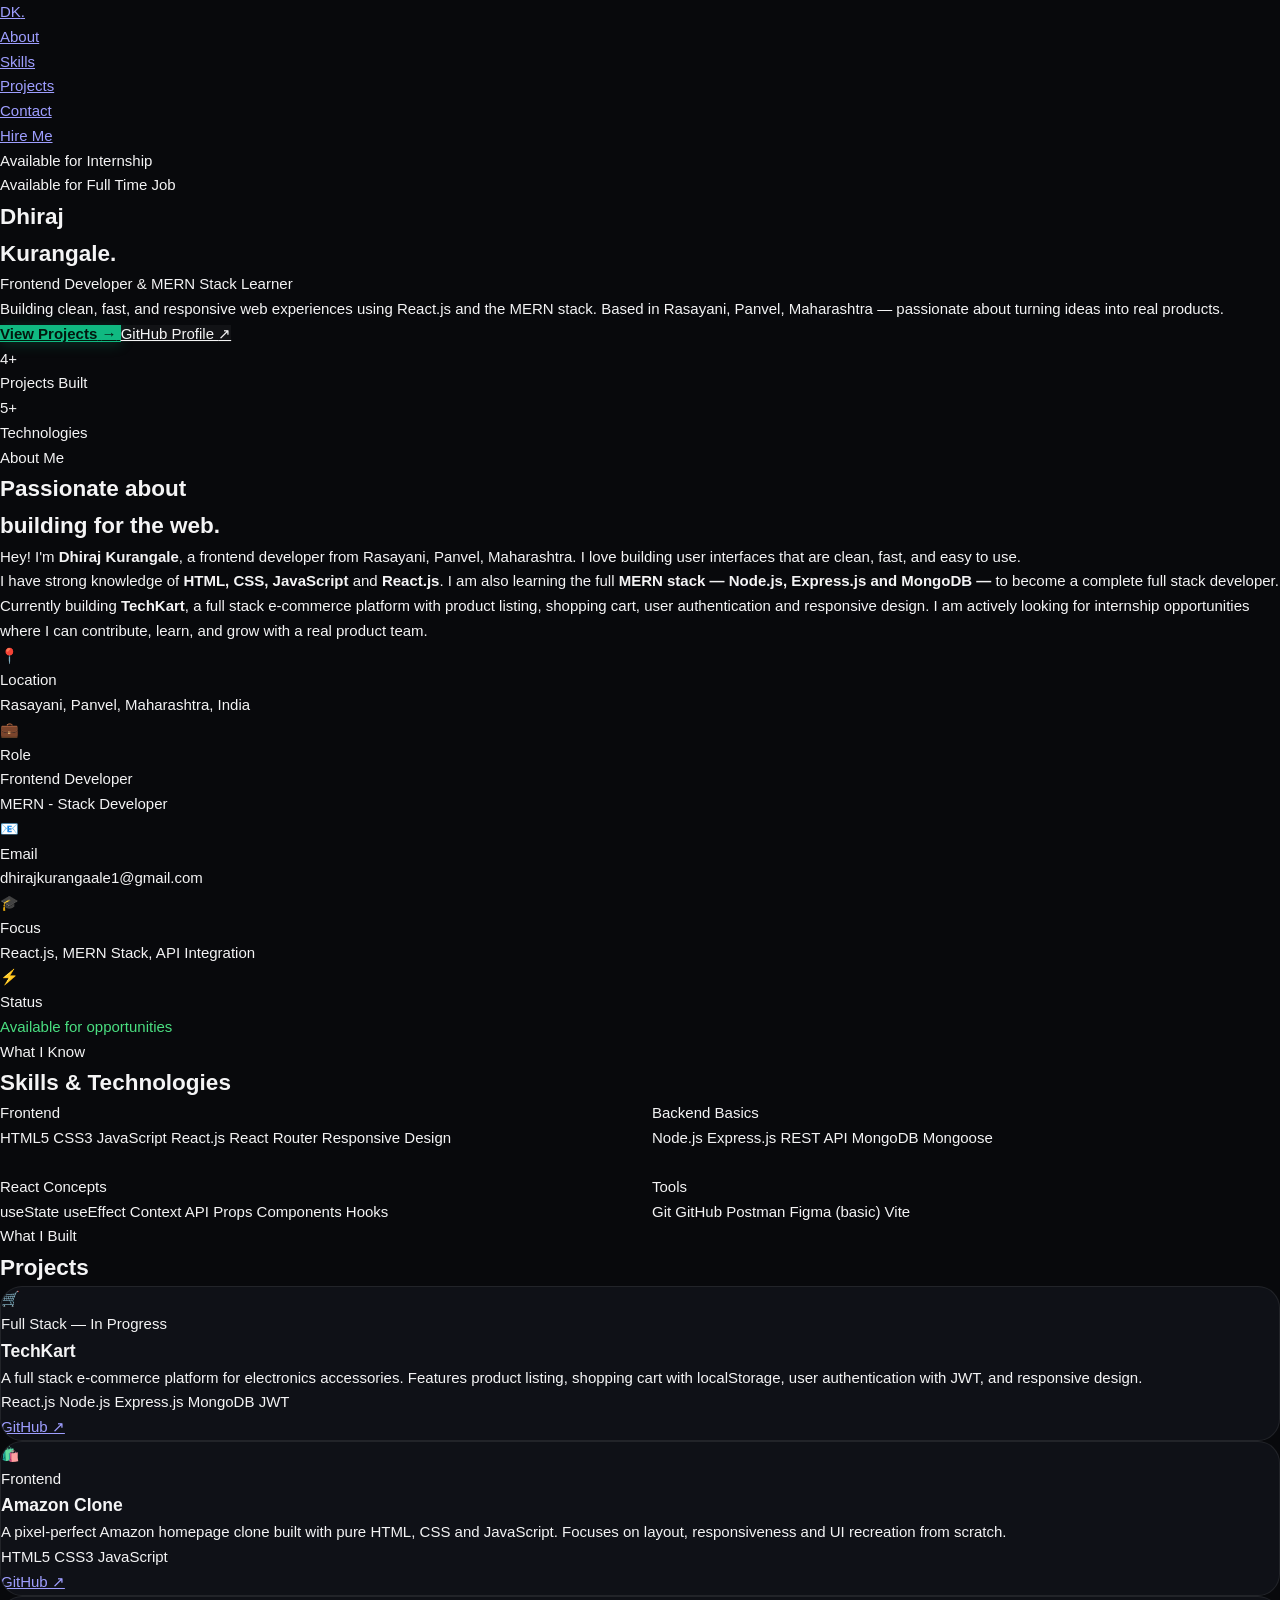
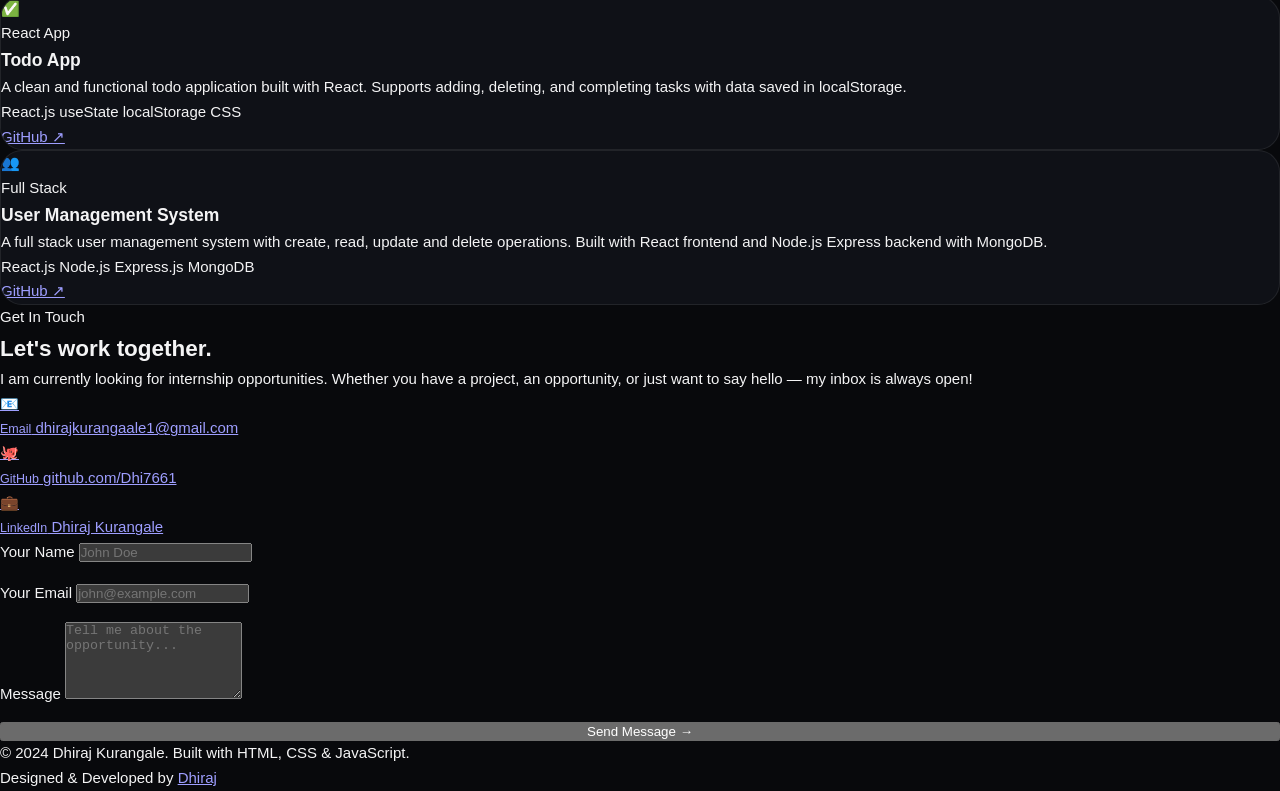
<file: portfolio.html>
<!DOCTYPE html>
<html lang="en">
<head>
<meta charset="UTF-8" />
<meta name="viewport" content="width=device-width, initial-scale=1.0"/>
<title>Dhiraj Kurangale — Frontend Developer</title>
<link href="https://fonts.googleapis.com/css2?family=Syne:wght@400;500;600;700;800&family=DM+Sans:wght@300;400;500&display=swap" rel="stylesheet"/>
<link rel="stylesheet" href="styles.css">
</head>
<body>

<div class="blob blob1"></div>
<div class="blob blob2"></div>
<div class="blob blob3"></div>

<!-- NAV -->
<nav>
  <a href="#hero" class="nav-logo">DK<span>.</span></a>
  <ul class="nav-links">
    <li><a href="#about">About</a></li>
    <li><a href="#skills">Skills</a></li>
    <li><a href="#projects">Projects</a></li>
    <li><a href="#contact">Contact</a></li>
    <li><a href="mailto:dhirajkurangaale1@gmail.com" class="nav-cta">Hire Me</a></li>
  </ul>
</nav>

<!-- HERO -->
<section id="hero">
  <div class="hero-inner">
    <div class="hero-tag">Available for Internship</div>
    <div class="hero-tag">Available for Full Time Job</div>
    <h1 class="hero-name">
      Dhiraj<br>
      <span class="line2">Kurangale.</span>
    </h1>
    <p class="hero-role">Frontend Developer &amp; MERN Stack Learner</p>
    <p class="hero-desc">
      Building clean, fast, and responsive web experiences using React.js and the MERN stack.
      Based in Rasayani, Panvel, Maharashtra — passionate about turning ideas into real products.
    </p>
    <div class="hero-btns">
      <a href="#projects" class="btn-primary">
        <span>View Projects</span>
        <span>→</span>
      </a>
      <a href="https://github.com/Dhi7661" target="_blank" class="btn-secondary">
        <span>GitHub Profile</span>
        <span>↗</span>
      </a>
    </div>
    <div class="hero-stats">
      <div>
        <div class="stat-num">4<span>+</span></div>
        <div class="stat-label">Projects Built</div>
      </div>
      <div>
        <div class="stat-num">5<span>+</span></div>
        <div class="stat-label">Technologies</div>
      </div>
    </div>
  </div>
</section>

<!-- ABOUT -->
<section id="about">
  <div class="container">
    <p class="section-label fade-up">About Me</p>
    <h2 class="section-title fade-up">Passionate about<br>building for the web.</h2>
    <div class="about-grid">
      <div class="about-text fade-up">
        <p>
          Hey! I'm <strong>Dhiraj Kurangale</strong>, a frontend developer from Rasayani, Panvel, Maharashtra.
          I love building user interfaces that are clean, fast, and easy to use.
        </p>
        <p>
          I have strong knowledge of <strong>HTML, CSS, JavaScript</strong> and <strong>React.js</strong>.
          I am also learning the full <strong>MERN stack — Node.js, Express.js and MongoDB —</strong>
          to become a complete full stack developer.
        </p>
        <p>
          Currently building <strong>TechKart</strong>, a full stack e-commerce platform
          with product listing, shopping cart, user authentication and responsive design.
          I am actively looking for internship opportunities where I can contribute,
          learn, and grow with a real product team.
        </p>
      </div>
      <div class="about-details fade-up">
        <div class="detail-row">
          <div class="detail-icon">📍</div>
          <div>
            <div class="detail-label">Location</div>
            <div class="detail-value">Rasayani, Panvel, Maharashtra, India</div>
          </div>
        </div>
        <div class="detail-row">
          <div class="detail-icon">💼</div>
          <div>
            <div class="detail-label">Role</div>
            <div class="detail-value">Frontend Developer</div>
            <div class="detail-value">MERN - Stack Developer</div>

          </div>
        </div>
        <div class="detail-row">
          <div class="detail-icon">📧</div>
          <div>
            <div class="detail-label">Email</div>
            <div class="detail-value">dhirajkurangaale1@gmail.com</div>
          </div>
        </div>
        <div class="detail-row">
          <div class="detail-icon">🎓</div>
          <div>
            <div class="detail-label">Focus</div>
            <div class="detail-value">React.js, MERN Stack, API Integration</div>
          </div>
        </div>
        <div class="detail-row">
          <div class="detail-icon">⚡</div>
          <div>
            <div class="detail-label">Status</div>
            <div class="detail-value" style="color:#4ade80;">Available for opportunities</div>
          </div>
        </div>
      </div>
    </div>
  </div>
</section>

<!-- SKILLS -->
<section id="skills">
  <div class="container">
    <p class="section-label fade-up">What I Know</p>
    <h2 class="section-title fade-up">Skills &amp; Technologies</h2>
    <div class="skills-grid">
      <div class="skill-card fade-up">
        <div class="skill-card-title">Frontend</div>
        <div class="skill-tags">
          <span class="skill-tag">HTML5</span>
          <span class="skill-tag">CSS3</span>
          <span class="skill-tag">JavaScript</span>
          <span class="skill-tag">React.js</span>
          <span class="skill-tag">React Router</span>
          <span class="skill-tag">Responsive Design</span>
        </div>
      </div>
      <div class="skill-card fade-up">
        <div class="skill-card-title">Backend Basics</div>
        <div class="skill-tags">
          <span class="skill-tag">Node.js</span>
          <span class="skill-tag">Express.js</span>
          <span class="skill-tag">REST API</span>
          <span class="skill-tag">MongoDB</span>
          <span class="skill-tag">Mongoose</span>
        </div>
      </div>
      <div class="skill-card fade-up">
        <div class="skill-card-title">React Concepts</div>
        <div class="skill-tags">
          <span class="skill-tag">useState</span>
          <span class="skill-tag">useEffect</span>
          <span class="skill-tag">Context API</span>
          <span class="skill-tag">Props</span>
          <span class="skill-tag">Components</span>
          <span class="skill-tag">Hooks</span>
        </div>
      </div>
      <div class="skill-card fade-up">
        <div class="skill-card-title">Tools</div>
        <div class="skill-tags">
          <span class="skill-tag">Git</span>
          <span class="skill-tag">GitHub</span>
          <span class="skill-tag">Postman</span>
          <span class="skill-tag">Figma (basic)</span>
          <span class="skill-tag">Vite</span>
        </div>
      </div>
    </div>
  </div>
</section>

<!-- PROJECTS -->
<section id="projects">
  <div class="container">
    <p class="section-label fade-up">What I Built</p>
    <h2 class="section-title fade-up">Projects</h2>
    <div class="projects-grid">

      <div class="project-card fade-up">
        <div class="project-banner banner-techkart">🛒</div>
        <div class="project-body">
          <span class="project-badge">Full Stack — In Progress</span>
          <h3 class="project-title">TechKart</h3>
          <p class="project-desc">A full stack e-commerce platform for electronics accessories. Features product listing, shopping cart with localStorage, user authentication with JWT, and responsive design.</p>
          <div class="project-tech">
            <span class="tech-pill">React.js</span>
            <span class="tech-pill">Node.js</span>
            <span class="tech-pill">Express.js</span>
            <span class="tech-pill">MongoDB</span>
            <span class="tech-pill">JWT</span>
          </div>
          <div class="project-links">
            <a href="https://github.com/Dhi7661" target="_blank" class="proj-link proj-link-secondary">GitHub ↗</a>
          </div>
        </div>
      </div>

      <div class="project-card fade-up">
        <div class="project-banner banner-amazon">🛍️</div>
        <div class="project-body">
          <span class="project-badge">Frontend</span>
          <h3 class="project-title">Amazon Clone</h3>
          <p class="project-desc">A pixel-perfect Amazon homepage clone built with pure HTML, CSS and JavaScript. Focuses on layout, responsiveness and UI recreation from scratch.</p>
          <div class="project-tech">
            <span class="tech-pill">HTML5</span>
            <span class="tech-pill">CSS3</span>
            <span class="tech-pill">JavaScript</span>
          </div>
          <div class="project-links">
            <a href="https://github.com/Dhi7661" target="_blank" class="proj-link proj-link-secondary">GitHub ↗</a>
          </div>
        </div>
      </div>

      <div class="project-card fade-up">
        <div class="project-banner banner-todo">✅</div>
        <div class="project-body">
          <span class="project-badge">React App</span>
          <h3 class="project-title">Todo App</h3>
          <p class="project-desc">A clean and functional todo application built with React. Supports adding, deleting, and completing tasks with data saved in localStorage.</p>
          <div class="project-tech">
            <span class="tech-pill">React.js</span>
            <span class="tech-pill">useState</span>
            <span class="tech-pill">localStorage</span>
            <span class="tech-pill">CSS</span>
          </div>
          <div class="project-links">
            <a href="https://github.com/Dhi7661" target="_blank" class="proj-link proj-link-secondary">GitHub ↗</a>
          </div>
        </div>
      </div>

      <div class="project-card fade-up">
        <div class="project-banner banner-usermgmt">👥</div>
        <div class="project-body">
          <span class="project-badge">Full Stack</span>
          <h3 class="project-title">User Management System</h3>
          <p class="project-desc">A full stack user management system with create, read, update and delete operations. Built with React frontend and Node.js Express backend with MongoDB.</p>
          <div class="project-tech">
            <span class="tech-pill">React.js</span>
            <span class="tech-pill">Node.js</span>
            <span class="tech-pill">Express.js</span>
            <span class="tech-pill">MongoDB</span>
          </div>
          <div class="project-links">
            <a href="https://github.com/Dhi7661" target="_blank" class="proj-link proj-link-secondary">GitHub ↗</a>
          </div>
        </div>
      </div>

    </div>
  </div>
</section>

<!-- CONTACT -->
<section id="contact">
  <div class="container">
    <p class="section-label fade-up">Get In Touch</p>
    <h2 class="section-title fade-up">Let's work together.</h2>
    <div class="contact-inner">
      <div class="contact-info fade-up">
        <p>I am currently looking for internship opportunities. Whether you have a project, an opportunity, or just want to say hello — my inbox is always open!</p>
        <div class="contact-links">
          <a href="mailto:dhirajkurangaale1@gmail.com" class="contact-link">
            <div class="contact-link-icon icon-email">📧</div>
            <div class="contact-link-text">
              <small>Email</small>
              dhirajkurangaale1@gmail.com
            </div>
          </a>
          <a href="https://github.com/Dhi7661" target="_blank" class="contact-link">
            <div class="contact-link-icon icon-github">🐙</div>
            <div class="contact-link-text">
              <small>GitHub</small>
              github.com/Dhi7661
            </div>
          </a>
          <a href="https://www.linkedin.com/in/dhiraj-kurangale-511710302/" target="_blank" class="contact-link">
            <div class="contact-link-icon icon-linkedin">💼</div>
            <div class="contact-link-text">
              <small>LinkedIn</small>
              Dhiraj Kurangale
            </div>
          </a>
        </div>
      </div>
      <div class="contact-form fade-up">
        <div class="form-group">
          <label>Your Name</label>
          <input type="text" placeholder="John Doe" />
        </div>
        <div class="form-group">
          <label>Your Email</label>
          <input type="email" placeholder="john@example.com" />
        </div>
        <div class="form-group">
          <label>Message</label>
          <textarea rows="5" placeholder="Tell me about the opportunity..."></textarea>
        </div>
        <button class="form-submit" onclick="alert('Thanks for reaching out! I will reply soon.')">Send Message →</button>
      </div>
    </div>
  </div>
</section>

<!-- FOOTER -->
<footer>
  <p>© 2024 Dhiraj Kurangale. Built with HTML, CSS &amp; JavaScript.</p>
  <p>Designed &amp; Developed by <a href="#">Dhiraj</a></p>
</footer>

<script src="script.js">

</script>
</body>
</html>
</file>
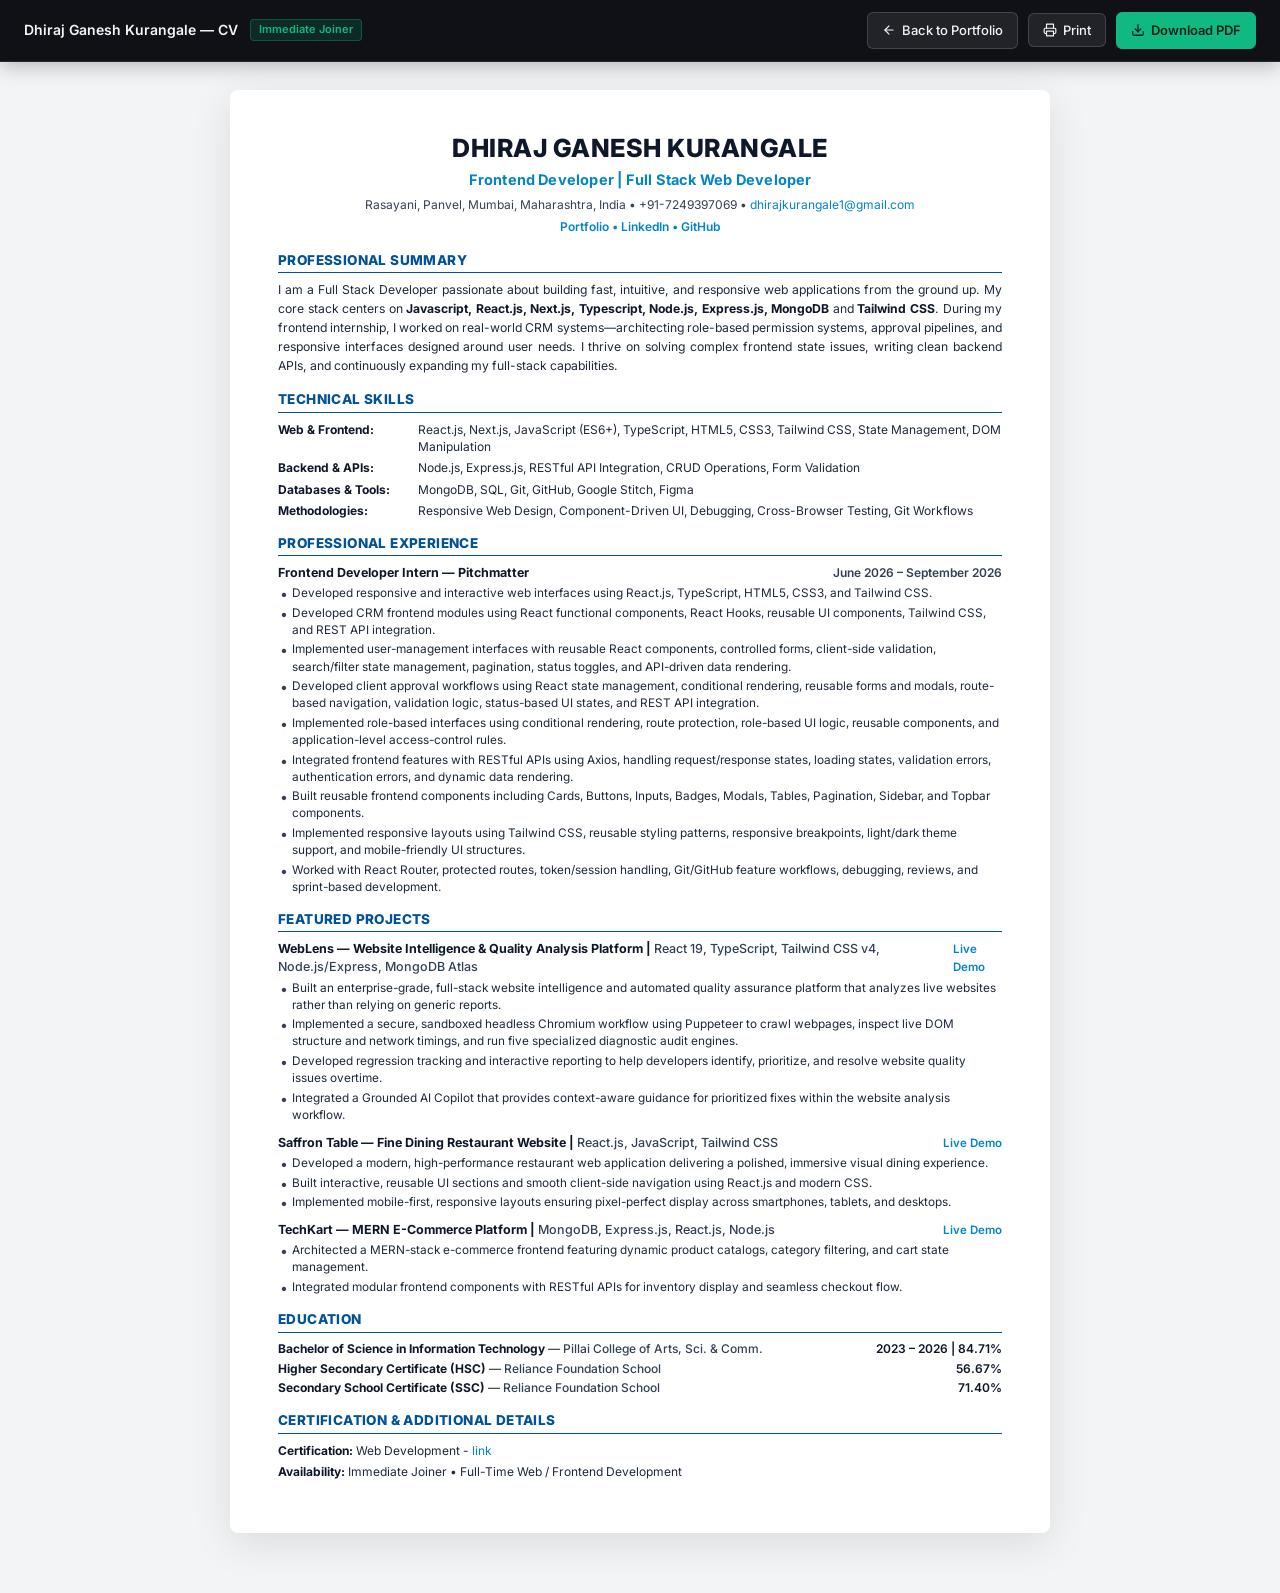
<file: resume.html>
<!DOCTYPE html>
<html lang="en">
<head>
  <meta charset="UTF-8" />
  <meta name="viewport" content="width=device-width, initial-scale=1.0" />
  <title>Dhiraj Ganesh Kurangale — Resume / CV</title>
  <meta name="description" content="Resume of Dhiraj Ganesh Kurangale — Frontend Developer & Full Stack Web Developer." />
  <link rel="preconnect" href="https://fonts.googleapis.com" />
  <link rel="preconnect" href="https://fonts.gstatic.com" crossorigin />
  <link href="https://fonts.googleapis.com/css2?family=Inter:wght@300;400;500;600;700;800&display=swap" rel="stylesheet" />
  <style>
    *, *::before, *::after {
      margin: 0;
      padding: 0;
      box-sizing: border-box;
    }

    body {
      font-family: 'Inter', -apple-system, BlinkMacSystemFont, 'Segoe UI', Roboto, Helvetica, Arial, sans-serif;
      color: #1a1a1a;
      background-color: #f3f4f6;
      line-height: 1.45;
      font-size: 13px;
      -webkit-font-smoothing: antialiased;
    }

    /* Floating Action Bar (hidden in print) */
    .action-bar {
      position: sticky;
      top: 0;
      z-index: 100;
      background: #0f1117;
      color: #f4f4f5;
      padding: 12px 24px;
      display: flex;
      justify-content: space-between;
      align-items: center;
      box-shadow: 0 4px 20px rgba(0, 0, 0, 0.25);
      border-bottom: 1px solid rgba(255, 255, 255, 0.1);
    }

    .action-bar-left {
      display: flex;
      align-items: center;
      gap: 12px;
      font-weight: 600;
      font-size: 14px;
    }

    .action-bar-left .tag {
      background: rgba(16, 185, 129, 0.15);
      color: #10b981;
      border: 1px solid rgba(16, 185, 129, 0.3);
      padding: 2px 8px;
      border-radius: 4px;
      font-size: 11px;
      font-weight: 600;
    }

    .action-bar-right {
      display: flex;
      align-items: center;
      gap: 10px;
    }

    .bar-btn {
      display: inline-flex;
      align-items: center;
      gap: 6px;
      padding: 8px 14px;
      font-size: 13px;
      font-weight: 500;
      border-radius: 6px;
      text-decoration: none;
      cursor: pointer;
      transition: all 0.2s ease;
      border: 1px solid transparent;
      font-family: inherit;
    }

    .bar-btn-primary {
      background: #10b981;
      color: #042416;
      border-color: #10b981;
      font-weight: 600;
    }

    .bar-btn-primary:hover {
      background: #34d399;
    }

    .bar-btn-secondary {
      background: rgba(255, 255, 255, 0.08);
      color: #f4f4f5;
      border-color: rgba(255, 255, 255, 0.15);
    }

    .bar-btn-secondary:hover {
      background: rgba(255, 255, 255, 0.15);
    }

    /* Resume Document Container */
    .resume-wrapper {
      max-width: 820px;
      margin: 28px auto 60px;
      background: #ffffff;
      padding: 40px 48px;
      box-shadow: 0 10px 40px rgba(0, 0, 0, 0.1);
      border-radius: 8px;
    }

    /* Header Section */
    .resume-header {
      text-align: center;
      margin-bottom: 16px;
    }

    .resume-name {
      font-size: 25px;
      font-weight: 800;
      letter-spacing: 0.5px;
      color: #0f172a;
      text-transform: uppercase;
      margin-bottom: 3px;
    }

    .resume-title {
      font-size: 14.5px;
      font-weight: 700;
      color: #0284c7;
      margin-bottom: 6px;
      letter-spacing: 0.2px;
    }

    .resume-contact-line {
      font-size: 12px;
      color: #334155;
      margin-bottom: 4px;
    }

    .resume-contact-line a {
      color: #0284c7;
      text-decoration: none;
    }

    .resume-contact-line a:hover {
      text-decoration: underline;
    }

    .resume-links-line {
      font-size: 12px;
      color: #0284c7;
      font-weight: 500;
    }

    .resume-links-line a {
      color: #0284c7;
      text-decoration: none;
      font-weight: 600;
    }

    .resume-links-line a:hover {
      text-decoration: underline;
    }

    /* Section Component */
    .resume-section {
      margin-top: 14px;
      margin-bottom: 12px;
    }

    .section-title {
      font-size: 13.5px;
      font-weight: 800;
      text-transform: uppercase;
      letter-spacing: 0.4px;
      color: #025298;
      border-bottom: 1.5px solid #025298;
      padding-bottom: 2px;
      margin-bottom: 8px;
    }

    /* Professional Summary */
    .summary-text {
      font-size: 12.2px;
      line-height: 1.55;
      color: #1e293b;
      text-align: justify;
    }

    .summary-text strong {
      color: #0f172a;
      font-weight: 700;
    }

    /* Technical Skills Table / Rows */
    .skills-row {
      display: grid;
      grid-template-columns: 140px 1fr;
      margin-bottom: 4px;
      font-size: 12px;
      line-height: 1.45;
    }

    .skills-label {
      font-weight: 700;
      color: #0f172a;
    }

    .skills-val {
      color: #1e293b;
    }

    /* Experience & Projects Items */
    .exp-item, .proj-item, .edu-item {
      margin-bottom: 10px;
    }

    .item-header {
      display: flex;
      justify-content: space-between;
      align-items: baseline;
      font-size: 12.5px;
      margin-bottom: 3px;
    }

    .item-title {
      font-weight: 700;
      color: #0f172a;
    }

    .item-title strong {
      font-weight: 700;
    }

    .item-subtitle {
      color: #334155;
      font-weight: 500;
    }

    .item-date, .item-meta {
      font-size: 12px;
      color: #334155;
      font-weight: 600;
      text-align: right;
      white-space: nowrap;
    }

    .item-live-demo {
      color: #0284c7;
      text-decoration: none;
      font-weight: 600;
      font-size: 11.5px;
    }

    .item-live-demo:hover {
      text-decoration: underline;
    }

    /* Bullet Lists */
    .bullet-list {
      list-style-type: none;
      padding-left: 0;
      margin-top: 3px;
    }

    .bullet-list li {
      position: relative;
      padding-left: 14px;
      margin-bottom: 2.5px;
      font-size: 11.8px;
      line-height: 1.45;
      color: #1e293b;
    }

    .bullet-list li::before {
      content: "•";
      position: absolute;
      left: 2px;
      top: -1px;
      font-size: 14px;
      color: #334155;
    }

    /* Education Item */
    .edu-row {
      display: flex;
      justify-content: space-between;
      align-items: baseline;
      font-size: 12px;
      margin-bottom: 3px;
      line-height: 1.4;
    }

    .edu-degree {
      font-weight: 700;
      color: #0f172a;
    }

    .edu-school {
      color: #334155;
      font-weight: 500;
    }

    .edu-score {
      font-weight: 600;
      color: #0f172a;
      white-space: nowrap;
    }

    /* Certifications & Additional */
    .cert-row {
      font-size: 12px;
      line-height: 1.5;
      color: #1e293b;
    }

    .cert-row strong {
      color: #0f172a;
    }

    .cert-row a {
      color: #0284c7;
      text-decoration: none;
    }

    /* Print Styles */
    @media print {
      body {
        background-color: #ffffff;
        font-size: 11.5px;
      }

      .action-bar {
        display: none !important;
      }

      .resume-wrapper {
        margin: 0 !important;
        padding: 0 !important;
        box-shadow: none !important;
        max-width: 100% !important;
        border-radius: 0 !important;
      }

      @page {
        size: A4 portrait;
        margin: 10mm 12mm 10mm 12mm;
      }

      .bullet-list li {
        font-size: 11px !important;
        line-height: 1.35 !important;
        margin-bottom: 2px !important;
      }

      .summary-text {
        font-size: 11.2px !important;
        line-height: 1.4 !important;
      }

      .section-title {
        font-size: 12.5px !important;
        margin-bottom: 6px !important;
        padding-bottom: 1px !important;
      }

      .resume-section {
        margin-top: 10px !important;
        margin-bottom: 8px !important;
      }
    }

    @media (max-width: 768px) {
      .resume-wrapper {
        margin: 10px;
        padding: 24px 20px;
      }

      .skills-row {
        grid-template-columns: 1fr;
        gap: 2px;
        margin-bottom: 8px;
      }

      .item-header, .edu-row {
        flex-direction: column;
        align-items: flex-start;
      }

      .item-date, .edu-score {
        text-align: left;
        margin-top: 2px;
      }

      .action-bar {
        flex-direction: column;
        gap: 12px;
        align-items: stretch;
      }

      .action-bar-right {
        justify-content: flex-end;
      }
    }
  </style>
</head>
<body>

  <!-- Floating Actions Header -->
  <aside class="action-bar" aria-label="Resume toolbar">
    <div class="action-bar-left">
      <span>Dhiraj Ganesh Kurangale — CV</span>
      <span class="tag">Immediate Joiner</span>
    </div>
    <div class="action-bar-right">
      <a href="index.html" class="bar-btn bar-btn-secondary">
        <svg width="14" height="14" viewBox="0 0 24 24" fill="none" stroke="currentColor" stroke-width="2" stroke-linecap="round" stroke-linejoin="round">
          <line x1="19" y1="12" x2="5" y2="12"></line>
          <polyline points="12 19 5 12 12 5"></polyline>
        </svg>
        <span>Back to Portfolio</span>
      </a>
      <button onclick="window.print()" class="bar-btn bar-btn-secondary" title="Print or save as PDF">
        <svg width="14" height="14" viewBox="0 0 24 24" fill="none" stroke="currentColor" stroke-width="2" stroke-linecap="round" stroke-linejoin="round">
          <polyline points="6 9 6 2 18 2 18 9"></polyline>
          <path d="M6 18H4a2 2 0 0 1-2-2v-5a2 2 0 0 1 2-2h16a2 2 0 0 1 2 2v5a2 2 0 0 1-2 2h-2"></path>
          <rect x="6" y="14" width="12" height="8"></rect>
        </svg>
        <span>Print</span>
      </button>
      <a href="Dhiraj_Kurangale_Resume.pdf" download="Dhiraj_Kurangale_Resume.pdf" class="bar-btn bar-btn-primary" title="Download direct PDF file">
        <svg width="14" height="14" viewBox="0 0 24 24" fill="none" stroke="currentColor" stroke-width="2.2" stroke-linecap="round" stroke-linejoin="round">
          <path d="M21 15v4a2 2 0 0 1-2 2H5a2 2 0 0 1-2-2v-4"></path>
          <polyline points="7 10 12 15 17 10"></polyline>
          <line x1="12" y1="15" x2="12" y2="3"></line>
        </svg>
        <span>Download PDF</span>
      </a>
    </div>
  </aside>

  <!-- Printable Resume Sheet -->
  <main class="resume-wrapper">
    <!-- Header -->
    <header class="resume-header">
      <h1 class="resume-name">DHIRAJ GANESH KURANGALE</h1>
      <div class="resume-title">Frontend Developer | Full Stack Web Developer</div>
      <div class="resume-contact-line">
        Rasayani, Panvel, Mumbai, Maharashtra, India • +91-7249397069 • <a href="mailto:dhirajkurangale1@gmail.com">dhirajkurangale1@gmail.com</a>
      </div>
      <div class="resume-links-line">
        <a href="index.html">Portfolio</a> • 
        <a href="https://www.linkedin.com/in/dhiraj-kurangale-511710302/" target="_blank" rel="noopener noreferrer">LinkedIn</a> • 
        <a href="https://github.com/Dhi7661" target="_blank" rel="noopener noreferrer">GitHub</a>
      </div>
    </header>

    <!-- Professional Summary -->
    <section class="resume-section">
      <h2 class="section-title">PROFESSIONAL SUMMARY</h2>
      <p class="summary-text">
        I am a Full Stack Developer passionate about building fast, intuitive, and responsive web applications from the ground up. My core stack centers on <strong>Javascript, React.js, Next.js, Typescript, Node.js, Express.js, MongoDB</strong> and <strong>Tailwind CSS</strong>. During my frontend internship, I worked on real-world CRM systems—architecting role-based permission systems, approval pipelines, and responsive interfaces designed around user needs. I thrive on solving complex frontend state issues, writing clean backend APIs, and continuously expanding my full-stack capabilities.
      </p>
    </section>

    <!-- Technical Skills -->
    <section class="resume-section">
      <h2 class="section-title">TECHNICAL SKILLS</h2>
      <div class="skills-row">
        <div class="skills-label">Web &amp; Frontend:</div>
        <div class="skills-val">React.js, Next.js, JavaScript (ES6+), TypeScript, HTML5, CSS3, Tailwind CSS, State Management, DOM Manipulation</div>
      </div>
      <div class="skills-row">
        <div class="skills-label">Backend &amp; APIs:</div>
        <div class="skills-val">Node.js, Express.js, RESTful API Integration, CRUD Operations, Form Validation</div>
      </div>
      <div class="skills-row">
        <div class="skills-label">Databases &amp; Tools:</div>
        <div class="skills-val">MongoDB, SQL, Git, GitHub, Google Stitch, Figma</div>
      </div>
      <div class="skills-row">
        <div class="skills-label">Methodologies:</div>
        <div class="skills-val">Responsive Web Design, Component-Driven UI, Debugging, Cross-Browser Testing, Git Workflows</div>
      </div>
    </section>

    <!-- Professional Experience -->
    <section class="resume-section">
      <h2 class="section-title">PROFESSIONAL EXPERIENCE</h2>
      <div class="exp-item">
        <div class="item-header">
          <div class="item-title">Frontend Developer Intern — <strong>Pitchmatter</strong></div>
          <div class="item-date">June 2026 – September 2026</div>
        </div>
        <ul class="bullet-list">
          <li>Developed responsive and interactive web interfaces using React.js, TypeScript, HTML5, CSS3, and Tailwind CSS.</li>
          <li>Developed CRM frontend modules using React functional components, React Hooks, reusable UI components, Tailwind CSS, and REST API integration.</li>
          <li>Implemented user-management interfaces with reusable React components, controlled forms, client-side validation, search/filter state management, pagination, status toggles, and API-driven data rendering.</li>
          <li>Developed client approval workflows using React state management, conditional rendering, reusable forms and modals, route-based navigation, validation logic, status-based UI states, and REST API integration.</li>
          <li>Implemented role-based interfaces using conditional rendering, route protection, role-based UI logic, reusable components, and application-level access-control rules.</li>
          <li>Integrated frontend features with RESTful APIs using Axios, handling request/response states, loading states, validation errors, authentication errors, and dynamic data rendering.</li>
          <li>Built reusable frontend components including Cards, Buttons, Inputs, Badges, Modals, Tables, Pagination, Sidebar, and Topbar components.</li>
          <li>Implemented responsive layouts using Tailwind CSS, reusable styling patterns, responsive breakpoints, light/dark theme support, and mobile-friendly UI structures.</li>
          <li>Worked with React Router, protected routes, token/session handling, Git/GitHub feature workflows, debugging, reviews, and sprint-based development.</li>
        </ul>
      </div>
    </section>

    <!-- Featured Projects -->
    <section class="resume-section">
      <h2 class="section-title">FEATURED PROJECTS</h2>
      
      <!-- Project 1 -->
      <div class="proj-item">
        <div class="item-header">
          <div class="item-title">
            <strong>WebLens</strong> — Website Intelligence &amp; Quality Analysis Platform | <span class="item-subtitle">React 19, TypeScript, Tailwind CSS v4, Node.js/Express, MongoDB Atlas</span>
          </div>
          <div>
            <a href="https://web-lens-kappa.vercel.app/" target="_blank" rel="noopener noreferrer" class="item-live-demo">Live Demo</a>
          </div>
        </div>
        <ul class="bullet-list">
          <li>Built an enterprise-grade, full-stack website intelligence and automated quality assurance platform that analyzes live websites rather than relying on generic reports.</li>
          <li>Implemented a secure, sandboxed headless Chromium workflow using Puppeteer to crawl webpages, inspect live DOM structure and network timings, and run five specialized diagnostic audit engines.</li>
          <li>Developed regression tracking and interactive reporting to help developers identify, prioritize, and resolve website quality issues overtime.</li>
          <li>Integrated a Grounded AI Copilot that provides context-aware guidance for prioritized fixes within the website analysis workflow.</li>
        </ul>
      </div>

      <!-- Project 2 -->
      <div class="proj-item">
        <div class="item-header">
          <div class="item-title">
            <strong>Saffron Table</strong> — Fine Dining Restaurant Website | <span class="item-subtitle">React.js, JavaScript, Tailwind CSS</span>
          </div>
          <div>
            <a href="https://restrauntweb.vercel.app/" target="_blank" rel="noopener noreferrer" class="item-live-demo">Live Demo</a>
          </div>
        </div>
        <ul class="bullet-list">
          <li>Developed a modern, high-performance restaurant web application delivering a polished, immersive visual dining experience.</li>
          <li>Built interactive, reusable UI sections and smooth client-side navigation using React.js and modern CSS.</li>
          <li>Implemented mobile-first, responsive layouts ensuring pixel-perfect display across smartphones, tablets, and desktops.</li>
        </ul>
      </div>

      <!-- Project 3 -->
      <div class="proj-item">
        <div class="item-header">
          <div class="item-title">
            <strong>TechKart</strong> — MERN E-Commerce Platform | <span class="item-subtitle">MongoDB, Express.js, React.js, Node.js</span>
          </div>
          <div>
            <a href="https://react-project-tech-kart.vercel.app" target="_blank" rel="noopener noreferrer" class="item-live-demo">Live Demo</a>
          </div>
        </div>
        <ul class="bullet-list">
          <li>Architected a MERN-stack e-commerce frontend featuring dynamic product catalogs, category filtering, and cart state management.</li>
          <li>Integrated modular frontend components with RESTful APIs for inventory display and seamless checkout flow.</li>
        </ul>
      </div>
    </section>

    <!-- Education -->
    <section class="resume-section">
      <h2 class="section-title">EDUCATION</h2>
      <div class="edu-row">
        <div>
          <span class="edu-degree">Bachelor of Science in Information Technology</span> — <span class="edu-school">Pillai College of Arts, Sci. &amp; Comm.</span>
        </div>
        <div class="edu-score">2023 – 2026 | 84.71%</div>
      </div>
      <div class="edu-row">
        <div>
          <span class="edu-degree">Higher Secondary Certificate (HSC)</span> — <span class="edu-school">Reliance Foundation School</span>
        </div>
        <div class="edu-score">56.67%</div>
      </div>
      <div class="edu-row">
        <div>
          <span class="edu-degree">Secondary School Certificate (SSC)</span> — <span class="edu-school">Reliance Foundation School</span>
        </div>
        <div class="edu-score">71.40%</div>
      </div>
    </section>

    <!-- Certification & Additional Details -->
    <section class="resume-section">
      <h2 class="section-title">CERTIFICATION &amp; ADDITIONAL DETAILS</h2>
      <div class="cert-row">
        <strong>Certification:</strong> Web Development - <a href="https://github.com/Dhi7661" target="_blank" rel="noopener noreferrer">link</a>
      </div>
      <div class="cert-row" style="margin-top: 3px;">
        <strong>Availability:</strong> Immediate Joiner • Full-Time Web / Frontend Development
      </div>
    </section>
  </main>

</body>
</html>
</file>
<file: styles.css>
/* ==========================================================================
   DHIRAJ KURANGALE — PORTFOLIO DESIGN SYSTEM
   Theme: Minimalist Charcoal & Electric Emerald (Linear / Vercel Aesthetic)
   Typography: Plus Jakarta Sans / Inter / JetBrains Mono
   ========================================================================== */

/* --- CSS Reset & Variables --- */
*, *::before, *::after {
  margin: 0;
  padding: 0;
  box-sizing: border-box;
}

:root {
  /* Minimalist Charcoal & Electric Emerald Palette */
  --bg-primary: #08090c;
  --bg-surface: #0f1117;
  --bg-surface-elevated: #151821;
  --bg-surface-hover: #1c202c;
  --bg-card: rgba(15, 17, 23, 0.92);

  --border-subtle: rgba(255, 255, 255, 0.08);
  --border-medium: rgba(255, 255, 255, 0.14);
  --border-focus: rgba(16, 185, 129, 0.55);

  --text-primary: #f4f4f5;
  --text-secondary: #a1a1aa;
  --text-tertiary: #71717a;

  /* Electric Emerald System */
  --accent-emerald: #10b981;
  --accent-emerald-bright: #34d399;
  --accent-emerald-dark: #059669;
  --accent-emerald-glow: rgba(16, 185, 129, 0.16);
  --accent-emerald-subtle: rgba(16, 185, 129, 0.08);
  --accent-emerald-border: rgba(16, 185, 129, 0.28);

  /* Secondary Accents */
  --accent-cyan: #10b981;
  --accent-indigo: #34d399;
  --accent-amber: #f59e0b;
  --accent-violet: #a78bfa;

  /* Typography */
  --font-sans: 'Inter', -apple-system, BlinkMacSystemFont, 'Segoe UI', Roboto, sans-serif;
  --font-heading: 'Plus Jakarta Sans', -apple-system, BlinkMacSystemFont, sans-serif;
  --font-mono: 'JetBrains Mono', monospace;

  /* Layout */
  --max-width: 1200px;
  --nav-height: 72px;
  --radius-sm: 6px;
  --radius-md: 10px;
  --radius-lg: 16px;
  --radius-xl: 22px;
}

html {
  scroll-behavior: smooth;
  scroll-padding-top: var(--nav-height);
  color-scheme: dark;
}

body {
  background-color: var(--bg-primary);
  color: var(--text-primary);
  font-family: var(--font-sans);
  font-size: 15px;
  line-height: 1.65;
  overflow-x: hidden;
  -webkit-font-smoothing: antialiased;
  -moz-osx-font-smoothing: grayscale;
  position: relative;
}

/* --- Linear / Vercel Precision Technical Grid --- */
.tech-grid-bg {
  position: fixed;
  inset: 0;
  background-image: 
    linear-gradient(to right, rgba(255, 255, 255, 0.035) 1px, transparent 1px),
    linear-gradient(to bottom, rgba(255, 255, 255, 0.035) 1px, transparent 1px);
  background-size: 32px 32px;
  pointer-events: none;
  z-index: 0;
  mask-image: radial-gradient(ellipse 75% 55% at 50% 18%, black 35%, transparent 100%);
  -webkit-mask-image: radial-gradient(ellipse 75% 55% at 50% 18%, black 35%, transparent 100%);
}

.glow-radial {
  position: fixed;
  border-radius: 50%;
  filter: blur(140px);
  pointer-events: none;
  z-index: 0;
}

.glow-emerald {
  width: 550px;
  height: 550px;
  background: var(--accent-emerald);
  top: -180px;
  right: -80px;
  opacity: 0.09;
}

.glow-emerald-secondary {
  width: 480px;
  height: 480px;
  background: #059669;
  bottom: 12%;
  left: -120px;
  opacity: 0.07;
}

/* Utility Layouts */
.section-container {
  max-width: var(--max-width);
  margin: 0 auto;
  padding: 0 28px;
  position: relative;
  z-index: 2;
}

.font-mono {
  font-family: var(--font-mono);
}

.text-gradient {
  background: linear-gradient(135deg, #ffffff 25%, #34d399 75%, #10b981 100%);
  -webkit-background-clip: text;
  -webkit-text-fill-color: transparent;
  background-clip: text;
}

.text-emerald { color: var(--accent-emerald) !important; }
.text-cyan { color: var(--accent-emerald-bright) !important; }
.text-indigo { color: #a1a1aa !important; }
.text-yellow { color: #fbbf24 !important; }
.text-muted { color: var(--text-tertiary) !important; }

.w-full { width: 100%; }
.mt-2 { margin-top: 8px; }

/* --- Button System --- */
.btn {
  display: inline-flex;
  align-items: center;
  justify-content: center;
  gap: 8px;
  font-family: var(--font-sans);
  font-size: 14px;
  font-weight: 500;
  padding: 10px 20px;
  border-radius: var(--radius-md);
  text-decoration: none;
  cursor: pointer;
  transition: all 0.2s cubic-bezier(0.16, 1, 0.3, 1);
  border: 1px solid transparent;
  line-height: 1.2;
}

.btn-primary {
  background: var(--accent-emerald);
  color: #02180e;
  border-color: var(--accent-emerald);
  font-weight: 600;
  box-shadow: 0 2px 14px rgba(16, 185, 129, 0.22);
}

.btn-primary:hover {
  background: var(--accent-emerald-bright);
  border-color: var(--accent-emerald-bright);
  transform: translateY(-1px);
  box-shadow: 0 4px 20px rgba(16, 185, 129, 0.38);
}

.btn-secondary {
  background: rgba(255, 255, 255, 0.04);
  color: var(--text-primary);
  border-color: var(--border-medium);
}

.btn-secondary:hover {
  background: rgba(255, 255, 255, 0.08);
  border-color: rgba(16, 185, 129, 0.4);
  transform: translateY(-1px);
}

.btn-outline {
  background: transparent;
  color: var(--text-primary);
  border-color: var(--border-medium);
}

.btn-outline:hover {
  background: var(--accent-emerald-subtle);
  border-color: var(--accent-emerald-border);
  color: var(--accent-emerald-bright);
}

.btn-ghost {
  background: transparent;
  color: var(--text-secondary);
  border-color: transparent;
}

.btn-ghost:hover {
  background: rgba(255, 255, 255, 0.05);
  color: var(--text-primary);
}

.btn-sm {
  padding: 8px 14px;
  font-size: 13px;
  border-radius: var(--radius-sm);
}

/* --- Status Indicator --- */
.pulse-dot {
  width: 7px;
  height: 7px;
  border-radius: 50%;
  background: var(--accent-emerald);
  box-shadow: 0 0 0 0 rgba(16, 185, 129, 0.7);
  animation: pulse-ring 2s infinite cubic-bezier(0.4, 0, 0.6, 1);
  display: inline-block;
}

@keyframes pulse-ring {
  0% { box-shadow: 0 0 0 0 rgba(16, 185, 129, 0.7); }
  70% { box-shadow: 0 0 0 7px rgba(16, 185, 129, 0); }
  100% { box-shadow: 0 0 0 0 rgba(16, 185, 129, 0); }
}

/* ==========================================================================
   NAVIGATION BAR
   ========================================================================== */
.site-header {
  position: fixed;
  top: 0;
  left: 0;
  right: 0;
  height: var(--nav-height);
  z-index: 100;
  background: rgba(8, 9, 12, 0.82);
  backdrop-filter: blur(16px);
  -webkit-backdrop-filter: blur(16px);
  border-bottom: 1px solid var(--border-subtle);
  transition: background-color 0.25s, border-color 0.25s;
}

.site-header.scrolled {
  background: rgba(8, 9, 12, 0.95);
  border-color: var(--border-medium);
  box-shadow: 0 4px 24px rgba(0, 0, 0, 0.5);
}

.nav-container {
  max-width: var(--max-width);
  height: 100%;
  margin: 0 auto;
  padding: 0 28px;
  display: flex;
  align-items: center;
  justify-content: space-between;
}

.brand-logo {
  display: inline-flex;
  align-items: center;
  gap: 6px;
  font-family: var(--font-heading);
  font-size: 17px;
  font-weight: 700;
  color: var(--text-primary);
  text-decoration: none;
  letter-spacing: -0.3px;
}

.logo-terminal-symbol {
  font-family: var(--font-mono);
  color: var(--accent-emerald);
  font-weight: 600;
}

.logo-dot {
  color: var(--accent-emerald);
}

.desktop-nav {
  display: flex;
}

.nav-menu {
  display: flex;
  align-items: center;
  gap: 32px;
  list-style: none;
}

.nav-item {
  font-size: 14px;
  font-weight: 500;
  color: var(--text-secondary);
  text-decoration: none;
  transition: color 0.15s ease;
  position: relative;
  padding: 6px 0;
}

.nav-item:hover,
.nav-item.active {
  color: var(--text-primary);
}

.nav-item.active::after {
  content: '';
  position: absolute;
  bottom: 0;
  left: 0;
  right: 0;
  height: 2px;
  background: var(--accent-emerald);
  border-radius: 2px;
  box-shadow: 0 0 8px rgba(16, 185, 129, 0.5);
}

.nav-actions {
  display: flex;
  align-items: center;
  gap: 16px;
}

.status-indicator-mini {
  display: inline-flex;
  align-items: center;
  gap: 7px;
  padding: 5px 11px;
  border-radius: 100px;
  background: var(--accent-emerald-subtle);
  border: 1px solid var(--accent-emerald-border);
  font-size: 12px;
  font-family: var(--font-mono);
  color: var(--accent-emerald);
}

.mobile-toggle {
  display: none;
  background: transparent;
  border: none;
  color: var(--text-primary);
  cursor: pointer;
  padding: 6px;
  border-radius: var(--radius-sm);
}

.mobile-toggle .close-icon {
  display: none;
}

.mobile-toggle.active .close-icon {
  display: block;
}

.mobile-toggle.active .menu-icon {
  display: none;
}

.mobile-drawer {
  display: none;
  position: fixed;
  top: var(--nav-height);
  left: 0;
  right: 0;
  background: rgba(8, 9, 12, 0.98);
  backdrop-filter: blur(20px);
  border-bottom: 1px solid var(--border-medium);
  padding: 24px 28px 32px;
  z-index: 99;
}

.mobile-drawer.open {
  display: block;
}

.mobile-nav-links {
  list-style: none;
  display: flex;
  flex-direction: column;
  gap: 20px;
}

.mobile-nav-item {
  color: var(--text-secondary);
  font-size: 17px;
  font-weight: 500;
  text-decoration: none;
  display: block;
}

.mobile-nav-item:hover {
  color: var(--text-primary);
}

/* ==========================================================================
   HERO SECTION
   ========================================================================== */
.hero-section {
  padding-top: calc(var(--nav-height) + 60px);
  padding-bottom: 100px;
  position: relative;
}

.hero-layout {
  display: grid;
  grid-template-columns: 1.15fr 0.85fr;
  gap: 56px;
  align-items: center;
}

.status-badge {
  display: inline-flex;
  align-items: center;
  gap: 9px;
  padding: 6px 14px;
  border-radius: 100px;
  background: var(--accent-emerald-subtle);
  border: 1px solid var(--accent-emerald-border);
  font-size: 13px;
  font-weight: 500;
  color: var(--accent-emerald-bright);
  margin-bottom: 24px;
}

.hero-title {
  font-family: var(--font-heading);
  font-size: clamp(38px, 4.8vw, 56px);
  font-weight: 800;
  line-height: 1.12;
  letter-spacing: -1.5px;
  color: var(--text-primary);
  margin-bottom: 20px;
}

.hero-bio {
  font-size: 17px;
  line-height: 1.7;
  color: var(--text-secondary);
  margin-bottom: 36px;
  max-width: 580px;
}

.hero-bio strong {
  color: var(--text-primary);
  font-weight: 600;
}

.hero-actions {
  display: flex;
  align-items: center;
  gap: 14px;
  flex-wrap: wrap;
  margin-bottom: 48px;
}

.hero-tech-strip {
  display: flex;
  align-items: center;
  gap: 12px;
  flex-wrap: wrap;
  padding-top: 24px;
  border-top: 1px solid var(--border-subtle);
}

.strip-label {
  font-family: var(--font-mono);
  font-size: 11px;
  font-weight: 600;
  color: var(--text-tertiary);
  letter-spacing: 1px;
}

.strip-tags {
  display: flex;
  gap: 8px;
  flex-wrap: wrap;
}

.strip-tag {
  font-family: var(--font-mono);
  font-size: 12px;
  padding: 3px 9px;
  border-radius: var(--radius-sm);
  background: rgba(255, 255, 255, 0.04);
  border: 1px solid var(--border-subtle);
  color: var(--text-secondary);
}

/* --- Hero Terminal Window --- */
.hero-terminal {
  width: 100%;
}

.terminal-window {
  background: #0b0d13;
  border: 1px solid rgba(255, 255, 255, 0.1);
  border-radius: var(--radius-lg);
  overflow: hidden;
  box-shadow: 0 24px 50px rgba(0, 0, 0, 0.65), 0 0 0 1px rgba(255, 255, 255, 0.04);
}

.terminal-bar {
  background: #10131c;
  padding: 12px 16px;
  display: flex;
  align-items: center;
  border-bottom: 1px solid rgba(255, 255, 255, 0.06);
}

.terminal-dots {
  display: flex;
  gap: 6px;
}

.t-dot {
  width: 10px;
  height: 10px;
  border-radius: 50%;
}

.t-red { background: #ef4444; }
.t-yellow { background: #f59e0b; }
.t-green { background: #10b981; }

.terminal-title {
  font-family: var(--font-mono);
  font-size: 12px;
  color: var(--text-tertiary);
  margin-left: 12px;
  flex: 1;
}

.terminal-badge {
  font-family: var(--font-mono);
  font-size: 10px;
  font-weight: 600;
  padding: 2px 7px;
  border-radius: 4px;
  background: var(--accent-emerald-subtle);
  color: var(--accent-emerald);
  border: 1px solid var(--accent-emerald-border);
}

.terminal-body {
  padding: 20px;
  font-size: 13px;
  line-height: 1.6;
}

.term-line {
  display: flex;
  align-items: center;
  gap: 8px;
}

.term-prompt {
  color: var(--accent-emerald);
  font-weight: 600;
}

.term-cmd {
  color: var(--text-primary);
}

.term-output {
  margin: 10px 0 14px;
  color: var(--text-secondary);
}

.json-brace { color: var(--text-tertiary); }
.json-key { color: var(--accent-emerald-bright); }
.json-str { color: #d4d4d8; }

.term-cursor {
  display: inline-block;
  width: 7px;
  height: 14px;
  background: var(--accent-emerald);
  vertical-align: middle;
  animation: blink-cursor 1s infinite;
}

@keyframes blink-cursor {
  0%, 100% { opacity: 1; }
  50% { opacity: 0; }
}

.term-status-box {
  margin-top: 14px;
  padding: 12px;
  border-radius: var(--radius-md);
  background: rgba(255, 255, 255, 0.025);
  border: 1px solid rgba(255, 255, 255, 0.06);
}

.ts-row {
  display: flex;
  justify-content: space-between;
  align-items: center;
  margin-bottom: 10px;
  font-size: 11px;
}

.ts-pill {
  font-size: 11px;
  font-weight: 600;
  letter-spacing: 0.5px;
}

.ts-success { color: var(--accent-emerald); }
.ts-time { color: var(--text-tertiary); }

.ts-metrics {
  display: grid;
  grid-template-columns: repeat(4, 1fr);
  gap: 8px;
}

.ts-metric {
  background: rgba(0, 0, 0, 0.35);
  padding: 6px 8px;
  border-radius: var(--radius-sm);
  display: flex;
  flex-direction: column;
  align-items: center;
  border: 1px solid rgba(255, 255, 255, 0.04);
}

.ts-metric span {
  font-size: 10px;
  color: var(--text-tertiary);
}

.ts-metric strong {
  font-size: 15px;
}

/* ==========================================================================
   SECTION COMMON STYLES
   ========================================================================== */
.section-eyebrow {
  display: inline-flex;
  align-items: center;
  gap: 8px;
  font-family: var(--font-mono);
  font-size: 12px;
  font-weight: 600;
  color: var(--accent-emerald);
  letter-spacing: 1.5px;
  text-transform: uppercase;
  margin-bottom: 12px;
}

.eyebrow-dash {
  width: 14px;
  height: 2px;
  background: var(--accent-emerald);
  border-radius: 2px;
}

.section-heading {
  font-family: var(--font-heading);
  font-size: clamp(28px, 3.5vw, 42px);
  font-weight: 700;
  letter-spacing: -1px;
  line-height: 1.2;
  color: var(--text-primary);
  margin-bottom: 14px;
}

.section-subheading {
  font-size: 16px;
  color: var(--text-secondary);
  max-width: 650px;
  line-height: 1.7;
}

.section-header {
  margin-bottom: 40px;
}

/* ==========================================================================
   PROJECTS SECTION
   ========================================================================== */
.projects-section {
  padding: 100px 0;
  border-top: 1px solid var(--border-subtle);
  position: relative;
}

/* Filter Tab Bar */
.project-filters {
  display: flex;
  gap: 8px;
  margin-bottom: 36px;
  padding: 4px;
  border-radius: var(--radius-md);
  background: rgba(255, 255, 255, 0.03);
  border: 1px solid var(--border-subtle);
  width: fit-content;
  flex-wrap: wrap;
}

.filter-tab {
  background: transparent;
  border: none;
  color: var(--text-secondary);
  font-family: var(--font-sans);
  font-size: 13px;
  font-weight: 500;
  padding: 7px 16px;
  border-radius: var(--radius-sm);
  cursor: pointer;
  transition: all 0.15s ease;
}

.filter-tab:hover {
  color: var(--text-primary);
}

.filter-tab.active {
  background: var(--accent-emerald-subtle);
  color: var(--accent-emerald-bright);
  border: 1px solid var(--accent-emerald-border);
  font-weight: 600;
  box-shadow: 0 1px 4px rgba(0, 0, 0, 0.3);
}

/* Projects Grid Layout */
.projects-list {
  display: grid;
  grid-template-columns: repeat(2, 1fr);
  gap: 28px;
}

/* Base Card Style */
.project-card {
  background: var(--bg-surface);
  border: 1px solid var(--border-subtle);
  border-radius: var(--radius-xl);
  overflow: hidden;
  transition: transform 0.25s cubic-bezier(0.16, 1, 0.3, 1), 
              border-color 0.25s ease, 
              box-shadow 0.25s ease;
  display: flex;
  flex-direction: column;
}

.project-card:hover {
  transform: translateY(-4px);
  border-color: rgba(16, 185, 129, 0.35);
  box-shadow: 0 20px 40px rgba(0, 0, 0, 0.6), 0 0 0 1px rgba(16, 185, 129, 0.15);
}

/* Badges */
.badge {
  display: inline-flex;
  align-items: center;
  font-family: var(--font-mono);
  font-size: 11px;
  font-weight: 600;
  padding: 3px 9px;
  border-radius: 4px;
  letter-spacing: 0.3px;
  text-transform: uppercase;
}

.badge-flagship {
  background: var(--accent-emerald-subtle);
  color: var(--accent-emerald-bright);
  border: 1px solid var(--accent-emerald-border);
}

.badge-category {
  background: rgba(255, 255, 255, 0.05);
  color: var(--text-secondary);
  border: 1px solid var(--border-subtle);
}

.badge-accent {
  background: var(--accent-emerald-subtle);
  color: var(--accent-emerald);
  border: 1px solid var(--accent-emerald-border);
}

.badge-amber {
  background: rgba(245, 158, 11, 0.12);
  color: #fbbf24;
  border: 1px solid rgba(245, 158, 11, 0.25);
}

.badge-live {
  background: rgba(255, 255, 255, 0.05);
  color: var(--text-secondary);
  border: 1px solid var(--border-subtle);
}

.badge-muted {
  background: rgba(255, 255, 255, 0.05);
  color: var(--text-tertiary);
  border: 1px solid var(--border-subtle);
}

.badge-code {
  background: rgba(255, 255, 255, 0.05);
  color: var(--accent-emerald-bright);
  border: 1px solid var(--border-subtle);
}

/* Tech Tags */
.project-tech-tags {
  display: flex;
  flex-wrap: wrap;
  gap: 7px;
  margin-bottom: 24px;
}

.tech-tag {
  font-family: var(--font-mono);
  font-size: 11px;
  padding: 3px 8px;
  border-radius: var(--radius-sm);
  background: rgba(255, 255, 255, 0.04);
  border: 1px solid var(--border-subtle);
  color: var(--text-secondary);
}

.tech-tag.highlight {
  color: var(--text-primary);
  border-color: rgba(16, 185, 129, 0.3);
  background: var(--accent-emerald-subtle);
  font-weight: 500;
}

/* ==========================================================================
   FLAGSHIP CARD: WEBLENS (Full Width Showcase)
   ========================================================================== */
.flagship-card {
  grid-column: 1 / -1;
  border-color: var(--accent-emerald-border);
  background: linear-gradient(180deg, #0e121a 0%, #090c12 100%);
  position: relative;
}

.flagship-card:hover {
  border-color: rgba(16, 185, 129, 0.5);
  box-shadow: 0 24px 60px rgba(16, 185, 129, 0.1), 0 0 0 1px rgba(16, 185, 129, 0.25);
}

.flagship-grid {
  display: grid;
  grid-template-columns: 1.05fr 0.95fr;
  align-items: stretch;
}

.project-preview-pane {
  background: #06070b;
  padding: 32px;
  display: flex;
  align-items: center;
  justify-content: center;
  border-right: 1px solid var(--border-subtle);
}

.project-info-pane {
  padding: 36px;
  display: flex;
  flex-direction: column;
}

.project-badge-row {
  display: flex;
  gap: 10px;
  margin-bottom: 16px;
  flex-wrap: wrap;
}

.project-card-title {
  font-family: var(--font-heading);
  font-size: clamp(22px, 2.2vw, 26px);
  font-weight: 700;
  line-height: 1.3;
  margin-bottom: 14px;
}

.project-card-title a {
  color: var(--text-primary);
  text-decoration: none;
  transition: color 0.15s ease;
}

.project-card-title a:hover {
  color: var(--accent-emerald-bright);
}

.project-summary-text {
  font-size: 15px;
  color: var(--text-secondary);
  line-height: 1.65;
  margin-bottom: 12px;
}

.project-deep-desc {
  font-size: 14px;
  color: #d4d4d8;
  line-height: 1.7;
  margin-bottom: 18px;
  padding-left: 12px;
  border-left: 2px solid var(--accent-emerald);
}

.project-deep-desc strong {
  color: var(--text-primary);
}

.project-feature-bullets {
  display: flex;
  flex-direction: column;
  gap: 8px;
  margin-bottom: 22px;
  font-size: 13px;
  color: var(--text-secondary);
}

.feat-item {
  display: flex;
  gap: 8px;
  line-height: 1.5;
}

.feat-bullet {
  color: var(--accent-emerald);
  font-size: 12px;
  flex-shrink: 0;
  margin-top: 1px;
}

.feat-item strong {
  color: var(--text-primary);
}

.project-card-actions {
  display: flex;
  gap: 12px;
  margin-top: auto;
  flex-wrap: wrap;
}

/* Mockup Windows */
.mockup-frame {
  width: 100%;
  border-radius: var(--radius-md);
  background: #090b10;
  border: 1px solid rgba(255, 255, 255, 0.08);
  box-shadow: 0 16px 36px rgba(0, 0, 0, 0.5);
  overflow: hidden;
}

.mockup-header {
  background: #11141c;
  padding: 10px 14px;
  display: flex;
  align-items: center;
  border-bottom: 1px solid rgba(255, 255, 255, 0.06);
  gap: 12px;
}

.mockup-dots {
  display: flex;
  gap: 5px;
}

.mockup-dots span {
  width: 8px;
  height: 8px;
  border-radius: 50%;
  background: rgba(255, 255, 255, 0.2);
}

.mockup-address-bar {
  flex: 1;
  background: rgba(0, 0, 0, 0.45);
  padding: 4px 10px;
  border-radius: 4px;
  font-size: 11px;
  color: var(--text-tertiary);
  white-space: nowrap;
  overflow: hidden;
  text-overflow: ellipsis;
  border: 1px solid rgba(255, 255, 255, 0.04);
}

.mockup-badge {
  font-family: var(--font-mono);
  font-size: 10px;
  color: var(--accent-emerald);
  background: var(--accent-emerald-subtle);
  padding: 2px 6px;
  border-radius: 3px;
  border: 1px solid var(--accent-emerald-border);
}

/* WebLens Mockup Content */
.weblens-mini-ui {
  padding: 18px;
  background: #080a0f;
}

.wl-top-bar {
  display: flex;
  justify-content: space-between;
  align-items: center;
  margin-bottom: 16px;
  padding-bottom: 10px;
  border-bottom: 1px solid rgba(255, 255, 255, 0.06);
}

.wl-brand {
  display: flex;
  align-items: center;
  gap: 6px;
}

.wl-logo-icon { font-size: 14px; }
.wl-logo-text { font-family: var(--font-heading); font-size: 14px; font-weight: 700; }
.wl-tag { font-size: 10px; color: var(--accent-emerald); font-family: var(--font-mono); }
.wl-status-live { font-family: var(--font-mono); font-size: 10px; color: var(--accent-emerald); font-weight: 600; }

.wl-hero-banner {
  display: grid;
  grid-template-columns: repeat(4, 1fr);
  gap: 10px;
  margin-bottom: 16px;
}

.wl-score-ring {
  background: #0f121a;
  border: 1px solid rgba(255, 255, 255, 0.06);
  padding: 12px 6px;
  border-radius: var(--radius-sm);
  display: flex;
  flex-direction: column;
  align-items: center;
}

.ring-val {
  font-family: var(--font-heading);
  font-size: 20px;
  font-weight: 800;
  line-height: 1;
  margin-bottom: 4px;
}

.ring-perf .ring-val { color: #10b981; }
.ring-seo .ring-val { color: #10b981; }
.ring-a11y .ring-val { color: #34d399; }
.ring-sec .ring-val { color: #10b981; }

.ring-lbl {
  font-size: 10px;
  color: var(--text-tertiary);
  font-family: var(--font-mono);
  text-align: center;
}

.wl-console-feed {
  background: #040508;
  border: 1px solid rgba(255, 255, 255, 0.06);
  border-radius: var(--radius-sm);
  padding: 10px 12px;
  font-size: 11px;
  display: flex;
  flex-direction: column;
  gap: 5px;
}

.wl-feed-line {
  line-height: 1.4;
  white-space: nowrap;
  overflow: hidden;
  text-overflow: ellipsis;
}

/* ==========================================================================
   STANDARD PROJECT CARDS
   ========================================================================== */
.standard-card {
  display: flex;
  flex-direction: column;
}

.card-visual {
  background: #06070b;
  padding: 24px;
  border-bottom: 1px solid var(--border-subtle);
  display: flex;
  align-items: center;
  justify-content: center;
}

.card-content {
  padding: 28px;
  display: flex;
  flex-direction: column;
  flex: 1;
}

.card-badges {
  display: flex;
  gap: 8px;
  margin-bottom: 14px;
  flex-wrap: wrap;
}

.card-title {
  font-family: var(--font-heading);
  font-size: 20px;
  font-weight: 700;
  letter-spacing: -0.4px;
  margin-bottom: 10px;
  color: var(--text-primary);
}

.card-desc {
  font-size: 14px;
  color: var(--text-secondary);
  line-height: 1.65;
  margin-bottom: 20px;
  flex: 1;
}

.card-actions {
  display: flex;
  gap: 10px;
  margin-top: auto;
}

/* Mockup Variations */
.screen-techkart {
  background: #090b10;
  padding: 16px;
}

.tk-preview-ui {
  display: flex;
  flex-direction: column;
  gap: 12px;
}

.tk-nav-mock {
  display: flex;
  justify-content: space-between;
  align-items: center;
  padding-bottom: 8px;
  border-bottom: 1px solid rgba(255, 255, 255, 0.06);
}

.tk-logo { font-weight: 700; font-size: 13px; color: var(--text-primary); }
.tk-cart-badge { font-family: var(--font-mono); font-size: 11px; color: var(--accent-emerald); }

.tk-catalog-grid {
  display: grid;
  grid-template-columns: 1fr 1fr;
  gap: 10px;
}

.tk-item-card {
  background: #10131c;
  border: 1px solid rgba(255, 255, 255, 0.05);
  border-radius: var(--radius-sm);
  padding: 8px;
}

.tk-img-placeholder {
  height: 50px;
  background: rgba(255, 255, 255, 0.03);
  border-radius: 4px;
  display: flex;
  align-items: center;
  justify-content: center;
  font-size: 12px;
  color: var(--text-secondary);
  margin-bottom: 6px;
}

.tk-item-meta {
  display: flex;
  justify-content: space-between;
  font-size: 11px;
}

.tk-title { color: var(--text-secondary); }
.tk-price { font-weight: 600; color: var(--accent-emerald-bright); }

/* Saffron Table Preview */
.screen-saffron {
  background: #110d0a;
  padding: 20px;
}

.sf-preview-ui {
  text-align: center;
  display: flex;
  flex-direction: column;
  align-items: center;
}

.sf-tag {
  font-family: var(--font-mono);
  font-size: 10px;
  color: #f59e0b;
  letter-spacing: 2px;
  margin-bottom: 4px;
}

.sf-title {
  font-family: var(--font-heading);
  font-size: 18px;
  font-weight: 700;
  color: #fff;
  margin-bottom: 2px;
}

.sf-sub {
  font-size: 12px;
  color: #a8a29e;
  margin-bottom: 12px;
}

.sf-cta-row {
  display: flex;
  gap: 10px;
  align-items: center;
}

.sf-btn {
  font-size: 11px;
  padding: 4px 12px;
  background: #f59e0b;
  color: #000;
  font-weight: 600;
  border-radius: 4px;
}

.sf-badge {
  font-size: 11px;
  color: #d6d3d1;
}

/* User Management Mockup */
.screen-usermgmt {
  background: #090b10;
  padding: 14px;
}

.um-preview-ui {
  font-size: 11px;
}

.um-table-header {
  display: grid;
  grid-template-columns: 36px 1fr 1fr 1fr;
  padding-bottom: 6px;
  border-bottom: 1px solid rgba(255, 255, 255, 0.08);
  color: var(--text-tertiary);
  font-weight: 600;
}

.um-table-row {
  display: grid;
  grid-template-columns: 36px 1fr 1fr 1fr;
  padding: 6px 0;
  border-bottom: 1px solid rgba(255, 255, 255, 0.03);
  color: var(--text-secondary);
}

/* Amazon Mockup */
.screen-amazon {
  background: #10141d;
  padding: 14px;
}

.amz-nav-mock {
  display: flex;
  justify-content: space-between;
  align-items: center;
  gap: 12px;
  margin-bottom: 10px;
}

.amz-logo { font-weight: 800; font-size: 13px; color: #fff; }
.amz-dot { color: #febd69; }
.amz-search-bar {
  flex: 1;
  background: #fff;
  color: #555;
  font-size: 10px;
  padding: 4px 8px;
  border-radius: 3px;
}

.amz-hero-banner-mock {
  background: #1c222e;
  padding: 14px;
  text-align: center;
  font-size: 12px;
  color: #fff;
  border-radius: 4px;
}

/* Todo Mockup */
.screen-todo {
  background: #090b10;
  padding: 14px;
}

.todo-preview-ui {
  display: flex;
  flex-direction: column;
  gap: 6px;
  font-size: 11px;
}

.todo-item-mock {
  padding: 6px 10px;
  border-radius: 4px;
  background: rgba(255, 255, 255, 0.03);
  border: 1px solid rgba(255, 255, 255, 0.04);
}

.todo-item-mock.done {
  color: var(--accent-emerald);
  text-decoration: line-through;
  opacity: 0.75;
}

.todo-item-mock.active {
  color: var(--text-secondary);
}

/* ==========================================================================
   SKILLS & ARCHITECTURE SECTION
   ========================================================================== */
.skills-section {
  padding: 100px 0;
  border-top: 1px solid var(--border-subtle);
  position: relative;
}

.skills-grid {
  display: grid;
  grid-template-columns: repeat(2, 1fr);
  gap: 24px;
}

.skill-category-card {
  background: var(--bg-surface);
  border: 1px solid var(--border-subtle);
  border-radius: var(--radius-lg);
  padding: 28px;
  transition: border-color 0.2s, transform 0.2s;
}

.skill-category-card:hover {
  border-color: var(--accent-emerald-border);
  transform: translateY(-2px);
}

.category-header {
  display: flex;
  align-items: center;
  gap: 14px;
  margin-bottom: 20px;
  padding-bottom: 16px;
  border-bottom: 1px solid var(--border-subtle);
}

.cat-icon-wrap {
  width: 44px;
  height: 44px;
  border-radius: var(--radius-md);
  display: flex;
  align-items: center;
  justify-content: center;
  flex-shrink: 0;
}

.cat-icon-react { background: var(--accent-emerald-subtle); color: var(--accent-emerald); }
.cat-icon-node { background: rgba(52, 211, 153, 0.12); color: var(--accent-emerald-bright); }
.cat-icon-db { background: rgba(255, 255, 255, 0.06); color: #d4d4d8; }
.cat-icon-tools { background: rgba(245, 158, 11, 0.12); color: var(--accent-amber); }

.cat-title {
  font-family: var(--font-heading);
  font-size: 17px;
  font-weight: 700;
  color: var(--text-primary);
  margin-bottom: 2px;
}

.cat-sub {
  font-size: 12px;
  color: var(--text-tertiary);
}

.skill-pill-list {
  list-style: none;
  display: flex;
  flex-wrap: wrap;
  gap: 8px;
}

.skill-pill {
  font-family: var(--font-mono);
  font-size: 12px;
  padding: 5px 12px;
  border-radius: var(--radius-sm);
  background: rgba(255, 255, 255, 0.04);
  border: 1px solid var(--border-subtle);
  color: var(--text-secondary);
}

.skill-pill strong {
  color: var(--text-primary);
  font-weight: 600;
}

/* ==========================================================================
   ABOUT & SPECS SECTION
   ========================================================================== */
.about-section {
  padding: 100px 0;
  border-top: 1px solid var(--border-subtle);
  position: relative;
}

.about-grid-layout {
  display: grid;
  grid-template-columns: 1.15fr 0.85fr;
  gap: 48px;
  align-items: start;
}

.about-prose {
  margin-bottom: 32px;
}

.about-prose p {
  font-size: 16px;
  line-height: 1.8;
  color: var(--text-secondary);
  margin-bottom: 18px;
}

.about-prose strong {
  color: var(--text-primary);
  font-weight: 600;
}

.about-cta-row {
  display: flex;
  gap: 14px;
  flex-wrap: wrap;
}

.about-specs-card {
  background: var(--bg-surface);
  border: 1px solid var(--border-subtle);
  border-radius: var(--radius-lg);
  overflow: hidden;
}

.specs-card-header {
  padding: 16px 20px;
  background: #11141c;
  border-bottom: 1px solid var(--border-subtle);
  display: flex;
  justify-content: space-between;
  align-items: center;
}

.specs-title {
  font-family: var(--font-mono);
  font-size: 12px;
  font-weight: 600;
  color: var(--text-secondary);
  letter-spacing: 0.5px;
  text-transform: uppercase;
}

.specs-dot {
  width: 8px;
  height: 8px;
  border-radius: 50%;
  background: var(--accent-emerald);
  box-shadow: 0 0 8px rgba(16, 185, 129, 0.6);
}

.specs-list {
  padding: 8px 20px;
}

.spec-row {
  display: flex;
  justify-content: space-between;
  align-items: center;
  padding: 14px 0;
  border-bottom: 1px solid rgba(255, 255, 255, 0.04);
  font-size: 13px;
  gap: 16px;
}

.spec-row:last-child {
  border-bottom: none;
}

.spec-key {
  font-family: var(--font-mono);
  color: var(--text-tertiary);
  font-size: 12px;
}

.spec-value {
  color: var(--text-primary);
  text-align: right;
  font-weight: 500;
}

.text-link {
  color: var(--accent-emerald-bright);
  text-decoration: none;
  transition: opacity 0.15s ease;
}

.text-link:hover {
  text-decoration: underline;
  opacity: 0.9;
}

/* ==========================================================================
   CONTACT SECTION
   ========================================================================== */
.contact-section {
  padding: 100px 0;
  border-top: 1px solid var(--border-subtle);
  position: relative;
}

.contact-card-box {
  display: grid;
  grid-template-columns: 1.1fr 0.9fr;
  gap: 50px;
  background: var(--bg-surface);
  border: 1px solid var(--border-subtle);
  border-radius: var(--radius-xl);
  padding: 48px;
}

.contact-desc {
  font-size: 16px;
  line-height: 1.75;
  color: var(--text-secondary);
  margin-bottom: 32px;
}

.contact-channels {
  display: flex;
  flex-direction: column;
  gap: 12px;
}

.channel-card {
  display: flex;
  align-items: center;
  gap: 16px;
  padding: 14px 18px;
  background: rgba(255, 255, 255, 0.03);
  border: 1px solid var(--border-subtle);
  border-radius: var(--radius-md);
  text-decoration: none;
  color: var(--text-primary);
  transition: all 0.2s cubic-bezier(0.16, 1, 0.3, 1);
}

.channel-card:hover {
  background: rgba(255, 255, 255, 0.06);
  border-color: var(--accent-emerald-border);
  transform: translateX(4px);
}

.channel-icon-wrap {
  width: 40px;
  height: 40px;
  border-radius: var(--radius-sm);
  display: flex;
  align-items: center;
  justify-content: center;
  flex-shrink: 0;
}

.icon-cyan { background: var(--accent-emerald-subtle); color: var(--accent-emerald); }
.icon-white { background: rgba(255, 255, 255, 0.08); color: #fff; }
.icon-blue { background: rgba(16, 185, 129, 0.15); color: var(--accent-emerald-bright); }

.channel-meta {
  flex: 1;
}

.channel-label {
  display: block;
  font-family: var(--font-mono);
  font-size: 10px;
  color: var(--text-tertiary);
  letter-spacing: 0.8px;
  text-transform: uppercase;
}

.channel-value {
  font-size: 14px;
  font-weight: 500;
  color: var(--text-primary);
}

.channel-action-arrow {
  color: var(--text-tertiary);
  font-family: var(--font-mono);
  font-size: 14px;
  transition: transform 0.2s ease, color 0.2s ease;
}

.channel-card:hover .channel-action-arrow {
  color: var(--accent-emerald);
  transform: translateX(2px);
}

/* Contact Form */
.form-wrapper {
  background: #090b10;
  padding: 32px;
  border-radius: var(--radius-lg);
  border: 1px solid var(--border-subtle);
}

.form-title {
  font-family: var(--font-heading);
  font-size: 18px;
  font-weight: 700;
  margin-bottom: 6px;
}

.form-subtitle {
  font-size: 13px;
  color: var(--text-tertiary);
  margin-bottom: 20px;
}

.contact-form {
  display: flex;
  flex-direction: column;
  gap: 16px;
}

.input-group {
  display: flex;
  flex-direction: column;
  gap: 6px;
}

.input-group label {
  font-family: var(--font-mono);
  font-size: 11px;
  color: var(--text-secondary);
  letter-spacing: 0.5px;
}

.input-group input,
.input-group textarea {
  background: rgba(255, 255, 255, 0.04);
  border: 1px solid var(--border-subtle);
  border-radius: var(--radius-sm);
  padding: 10px 14px;
  color: var(--text-primary);
  font-family: var(--font-sans);
  font-size: 14px;
  outline: none;
  transition: border-color 0.15s ease, background 0.15s ease;
}

.input-group input:focus,
.input-group textarea:focus {
  border-color: var(--accent-emerald);
  background: rgba(255, 255, 255, 0.06);
}

.input-group textarea {
  resize: vertical;
  min-height: 90px;
}

/* ==========================================================================
   FOOTER
   ========================================================================== */
.site-footer {
  border-top: 1px solid var(--border-subtle);
  padding: 48px 0;
  background: #050608;
}

.footer-container {
  max-width: var(--max-width);
  margin: 0 auto;
  padding: 0 28px;
  display: flex;
  justify-content: space-between;
  align-items: center;
  flex-wrap: wrap;
  gap: 24px;
}

.footer-brand {
  font-size: 16px;
  font-weight: 700;
  color: var(--text-primary);
  text-decoration: none;
  display: inline-block;
  margin-bottom: 8px;
}

.footer-copy {
  font-size: 13px;
  color: var(--text-tertiary);
  max-width: 420px;
  line-height: 1.6;
}

.footer-right {
  display: flex;
  flex-direction: column;
  align-items: flex-end;
  gap: 12px;
}

.footer-links {
  display: flex;
  gap: 20px;
  flex-wrap: wrap;
}

.footer-links a {
  font-size: 13px;
  color: var(--text-secondary);
  text-decoration: none;
  transition: color 0.15s ease;
}

.footer-links a:hover {
  color: var(--accent-emerald-bright);
}

.footer-copyright {
  font-family: var(--font-mono);
  font-size: 12px;
  color: var(--text-tertiary);
}

/* ==========================================================================
   TOAST NOTIFICATION
   ========================================================================== */
.toast-notification {
  position: fixed;
  bottom: 24px;
  right: 24px;
  background: #0d1117;
  border: 1px solid var(--accent-emerald-border);
  box-shadow: 0 10px 30px rgba(0, 0, 0, 0.7), 0 0 14px rgba(16, 185, 129, 0.15);
  padding: 12px 18px;
  border-radius: var(--radius-md);
  color: #f4f4f5;
  font-family: var(--font-sans);
  font-size: 13px;
  display: flex;
  align-items: center;
  gap: 10px;
  z-index: 1000;
  transform: translateY(100px);
  opacity: 0;
  pointer-events: none;
  transition: transform 0.3s cubic-bezier(0.16, 1, 0.3, 1), opacity 0.3s ease;
}

.toast-notification.show {
  transform: translateY(0);
  opacity: 1;
  pointer-events: auto;
}

.toast-notification svg {
  color: var(--accent-emerald);
  flex-shrink: 0;
}

/* ==========================================================================
   EXPERIENCE SECTION & TIMELINE
   ========================================================================== */
.experience-section {
  padding: 100px 0;
  border-top: 1px solid var(--border-subtle);
  position: relative;
}

.experience-card {
  background: var(--bg-surface);
  border: 1px solid var(--border-subtle);
  border-radius: var(--radius-xl);
  padding: 36px;
  position: relative;
  transition: transform 0.25s cubic-bezier(0.16, 1, 0.3, 1),
              border-color 0.25s ease,
              box-shadow 0.25s ease;
  overflow: hidden;
}

.experience-card:hover {
  transform: translateY(-3px);
  border-color: rgba(16, 185, 129, 0.4);
  box-shadow: 0 20px 48px rgba(0, 0, 0, 0.6), 0 0 0 1px rgba(16, 185, 129, 0.2);
}

.exp-card-header {
  display: flex;
  justify-content: space-between;
  align-items: flex-start;
  flex-wrap: wrap;
  gap: 16px;
  margin-bottom: 20px;
  padding-bottom: 20px;
  border-bottom: 1px solid var(--border-subtle);
}

.exp-company-block {
  display: flex;
  align-items: center;
  gap: 16px;
}

.exp-company-icon {
  width: 52px;
  height: 52px;
  border-radius: var(--radius-md);
  background: linear-gradient(135deg, rgba(16, 185, 129, 0.2), rgba(14, 165, 233, 0.15));
  border: 1px solid var(--accent-emerald-border);
  display: flex;
  align-items: center;
  justify-content: center;
  font-family: var(--font-heading);
  font-weight: 800;
  font-size: 20px;
  color: var(--accent-emerald-bright);
  flex-shrink: 0;
}

.exp-role-title {
  font-family: var(--font-heading);
  font-size: 22px;
  font-weight: 700;
  color: var(--text-primary);
  margin-bottom: 4px;
}

.exp-company-name {
  font-size: 15px;
  color: var(--accent-emerald-bright);
  font-weight: 600;
  display: flex;
  align-items: center;
  gap: 8px;
}

.exp-badge-pill {
  font-family: var(--font-mono);
  font-size: 11px;
  padding: 3px 10px;
  border-radius: 999px;
  background: rgba(255, 255, 255, 0.05);
  border: 1px solid var(--border-subtle);
  color: var(--text-secondary);
}

.exp-meta-right {
  display: flex;
  flex-direction: column;
  align-items: flex-end;
  gap: 6px;
}

.exp-date-badge {
  font-family: var(--font-mono);
  font-size: 13px;
  font-weight: 600;
  color: var(--accent-emerald);
  background: var(--accent-emerald-subtle);
  border: 1px solid var(--accent-emerald-border);
  padding: 4px 12px;
  border-radius: var(--radius-sm);
}

.exp-location-tag {
  font-size: 12px;
  color: var(--text-tertiary);
}

.exp-summary-lead {
  font-size: 15px;
  color: #d4d4d8;
  line-height: 1.65;
  margin-bottom: 22px;
}

.exp-bullets-grid {
  display: grid;
  grid-template-columns: repeat(auto-fit, minmax(320px, 1fr));
  gap: 14px;
  margin-bottom: 26px;
}

.exp-bullet-card {
  background: rgba(255, 255, 255, 0.02);
  border: 1px solid var(--border-subtle);
  border-radius: var(--radius-md);
  padding: 14px 16px;
  display: flex;
  gap: 12px;
  transition: border-color 0.2s, background 0.2s;
}

.exp-bullet-card:hover {
  background: rgba(255, 255, 255, 0.04);
  border-color: rgba(16, 185, 129, 0.25);
}

.exp-bullet-icon {
  color: var(--accent-emerald);
  font-size: 15px;
  flex-shrink: 0;
  margin-top: 1px;
}

.exp-bullet-text {
  font-size: 13.5px;
  line-height: 1.55;
  color: var(--text-secondary);
}

.exp-bullet-text strong {
  color: var(--text-primary);
}

.exp-tech-strip {
  display: flex;
  flex-wrap: wrap;
  align-items: center;
  gap: 8px;
  padding-top: 18px;
  border-top: 1px solid var(--border-subtle);
}

.exp-tech-label {
  font-family: var(--font-mono);
  font-size: 11px;
  color: var(--text-tertiary);
  letter-spacing: 0.5px;
  text-transform: uppercase;
  margin-right: 4px;
}

/* ==========================================================================
   EDUCATION & CERTIFICATIONS SECTION
   ========================================================================== */
.education-section {
  padding: 100px 0;
  border-top: 1px solid var(--border-subtle);
  position: relative;
}

.education-grid {
  display: grid;
  grid-template-columns: 1.4fr 1fr 1fr;
  gap: 24px;
  margin-bottom: 32px;
}

.education-card {
  background: var(--bg-surface);
  border: 1px solid var(--border-subtle);
  border-radius: var(--radius-xl);
  padding: 28px;
  display: flex;
  flex-direction: column;
  transition: transform 0.2s, border-color 0.2s;
}

.education-card:hover {
  transform: translateY(-3px);
  border-color: rgba(16, 185, 129, 0.35);
  box-shadow: 0 16px 36px rgba(0, 0, 0, 0.5);
}

.education-card.featured {
  border-color: var(--accent-emerald-border);
  background: linear-gradient(180deg, #11151e 0%, #0d1017 100%);
}

.edu-top-row {
  display: flex;
  justify-content: space-between;
  align-items: flex-start;
  gap: 12px;
  margin-bottom: 14px;
}

.edu-icon-wrap {
  width: 44px;
  height: 44px;
  border-radius: var(--radius-md);
  background: var(--accent-emerald-subtle);
  border: 1px solid var(--accent-emerald-border);
  display: flex;
  align-items: center;
  justify-content: center;
  color: var(--accent-emerald-bright);
}

.edu-year-badge {
  font-family: var(--font-mono);
  font-size: 11.5px;
  padding: 3px 9px;
  border-radius: 4px;
  background: rgba(255, 255, 255, 0.05);
  border: 1px solid var(--border-subtle);
  color: var(--text-secondary);
}

.edu-degree-title {
  font-family: var(--font-heading);
  font-size: 17.5px;
  font-weight: 700;
  color: var(--text-primary);
  line-height: 1.35;
  margin-bottom: 6px;
}

.edu-school-name {
  font-size: 14px;
  color: var(--accent-emerald-bright);
  font-weight: 500;
  margin-bottom: 14px;
}

.edu-desc-text {
  font-size: 13px;
  color: var(--text-tertiary);
  line-height: 1.55;
  margin-bottom: 18px;
}

.edu-score-box {
  margin-top: auto;
  padding: 10px 14px;
  border-radius: var(--radius-sm);
  background: rgba(0, 0, 0, 0.3);
  border: 1px solid var(--border-subtle);
  display: flex;
  justify-content: space-between;
  align-items: center;
}

.edu-score-label {
  font-size: 12px;
  color: var(--text-tertiary);
}

.edu-score-value {
  font-family: var(--font-mono);
  font-size: 15px;
  font-weight: 700;
  color: var(--accent-emerald);
}

/* CV Download Callout Banner */
.cv-download-banner {
  background: linear-gradient(135deg, rgba(16, 185, 129, 0.12) 0%, rgba(15, 23, 42, 0.6) 100%);
  border: 1px solid var(--accent-emerald-border);
  border-radius: var(--radius-xl);
  padding: 32px 36px;
  display: flex;
  justify-content: space-between;
  align-items: center;
  gap: 24px;
  flex-wrap: wrap;
  margin-top: 36px;
}

.cv-banner-info h3 {
  font-family: var(--font-heading);
  font-size: 20px;
  font-weight: 700;
  color: var(--text-primary);
  margin-bottom: 6px;
}

.cv-banner-info p {
  font-size: 14px;
  color: var(--text-secondary);
  max-width: 580px;
}

.cv-banner-actions {
  display: flex;
  gap: 12px;
  flex-wrap: wrap;
}

.btn-emerald-outline {
  background: var(--accent-emerald-subtle);
  color: var(--accent-emerald-bright);
  border: 1px solid var(--accent-emerald-border);
  font-weight: 600;
}

.btn-emerald-outline:hover {
  background: rgba(16, 185, 129, 0.18);
  border-color: var(--accent-emerald);
  transform: translateY(-1px);
  box-shadow: 0 4px 16px rgba(16, 185, 129, 0.25);
}

/* ==========================================================================
   CV PREVIEW MODAL
   ========================================================================== */
.cv-modal {
  position: fixed;
  inset: 0;
  z-index: 2000;
  display: flex;
  align-items: center;
  justify-content: center;
  padding: 20px;
  opacity: 0;
  pointer-events: none;
  transition: opacity 0.25s ease;
}

.cv-modal.active {
  opacity: 1;
  pointer-events: auto;
}

.cv-modal-backdrop {
  position: absolute;
  inset: 0;
  background: rgba(0, 0, 0, 0.85);
  backdrop-filter: blur(8px);
  -webkit-backdrop-filter: blur(8px);
}

.cv-modal-container {
  position: relative;
  z-index: 2;
  background: #0f1117;
  border: 1px solid var(--accent-emerald-border);
  border-radius: var(--radius-xl);
  width: 100%;
  max-width: 920px;
  max-height: 92vh;
  display: flex;
  flex-direction: column;
  overflow: hidden;
  box-shadow: 0 25px 60px rgba(0, 0, 0, 0.8), 0 0 25px rgba(16, 185, 129, 0.15);
  transform: scale(0.96) translateY(12px);
  transition: transform 0.25s cubic-bezier(0.16, 1, 0.3, 1);
}

.cv-modal.active .cv-modal-container {
  transform: scale(1) translateY(0);
}

.cv-modal-header {
  padding: 16px 24px;
  border-bottom: 1px solid var(--border-subtle);
  display: flex;
  justify-content: space-between;
  align-items: center;
  background: #141822;
  gap: 16px;
  flex-wrap: wrap;
}

.cv-modal-title {
  font-family: var(--font-heading);
  font-size: 16px;
  font-weight: 700;
  color: var(--text-primary);
}

.cv-modal-subtitle {
  font-size: 12px;
  color: var(--text-secondary);
}

.cv-modal-controls {
  display: flex;
  align-items: center;
  gap: 10px;
}

.cv-modal-body {
  padding: 0;
  overflow-y: auto;
  flex: 1;
  background: #ffffff;
}

.cv-modal-iframe {
  width: 100%;
  height: 72vh;
  border: none;
  display: block;
}

.cv-modal-close-btn {
  background: transparent;
  border: none;
  color: var(--text-secondary);
  font-size: 22px;
  line-height: 1;
  cursor: pointer;
  padding: 6px;
  border-radius: var(--radius-sm);
  display: flex;
  align-items: center;
  justify-content: center;
  transition: color 0.15s, background 0.15s;
}

.cv-modal-close-btn:hover {
  color: var(--text-primary);
  background: rgba(255, 255, 255, 0.1);
}

/* Contact channel green */
.channel-icon-wrap.icon-green {
  background: rgba(16, 185, 129, 0.12);
  color: var(--accent-emerald-bright);
  border: 1px solid var(--accent-emerald-border);
}

/* ==========================================================================
   SCROLL ANIMATIONS & RESPONSIVE BREAKPOINTS
   ========================================================================== */
.fade-in {
  opacity: 1;
  transform: none;
}

@media (max-width: 1024px) {
  .hero-layout {
    grid-template-columns: 1fr;
    gap: 40px;
  }

  .flagship-grid {
    grid-template-columns: 1fr;
  }

  .project-preview-pane {
    border-right: none;
    border-bottom: 1px solid var(--border-subtle);
  }

  .about-grid-layout {
    grid-template-columns: 1fr;
    gap: 40px;
  }

  .education-grid {
    grid-template-columns: 1fr;
  }

  .contact-card-box {
    grid-template-columns: 1fr;
    gap: 40px;
  }
}

@media (max-width: 768px) {
  .desktop-nav {
    display: none;
  }

  .mobile-toggle {
    display: block;
  }

  .status-indicator-mini {
    display: none;
  }

  .projects-list {
    grid-template-columns: 1fr;
  }

  .skills-grid {
    grid-template-columns: 1fr;
  }

  .exp-card-header {
    flex-direction: column;
    align-items: flex-start;
  }

  .exp-meta-right {
    align-items: flex-start;
  }

  .exp-bullets-grid {
    grid-template-columns: 1fr;
  }

  .cv-download-banner {
    flex-direction: column;
    align-items: flex-start;
  }

  .hero-section {
    padding-top: calc(var(--nav-height) + 30px);
    padding-bottom: 60px;
  }

  .contact-card-box {
    padding: 24px;
  }

  .footer-container {
    flex-direction: column;
    align-items: flex-start;
  }

  .footer-right {
    align-items: flex-start;
  }
}
</file>
